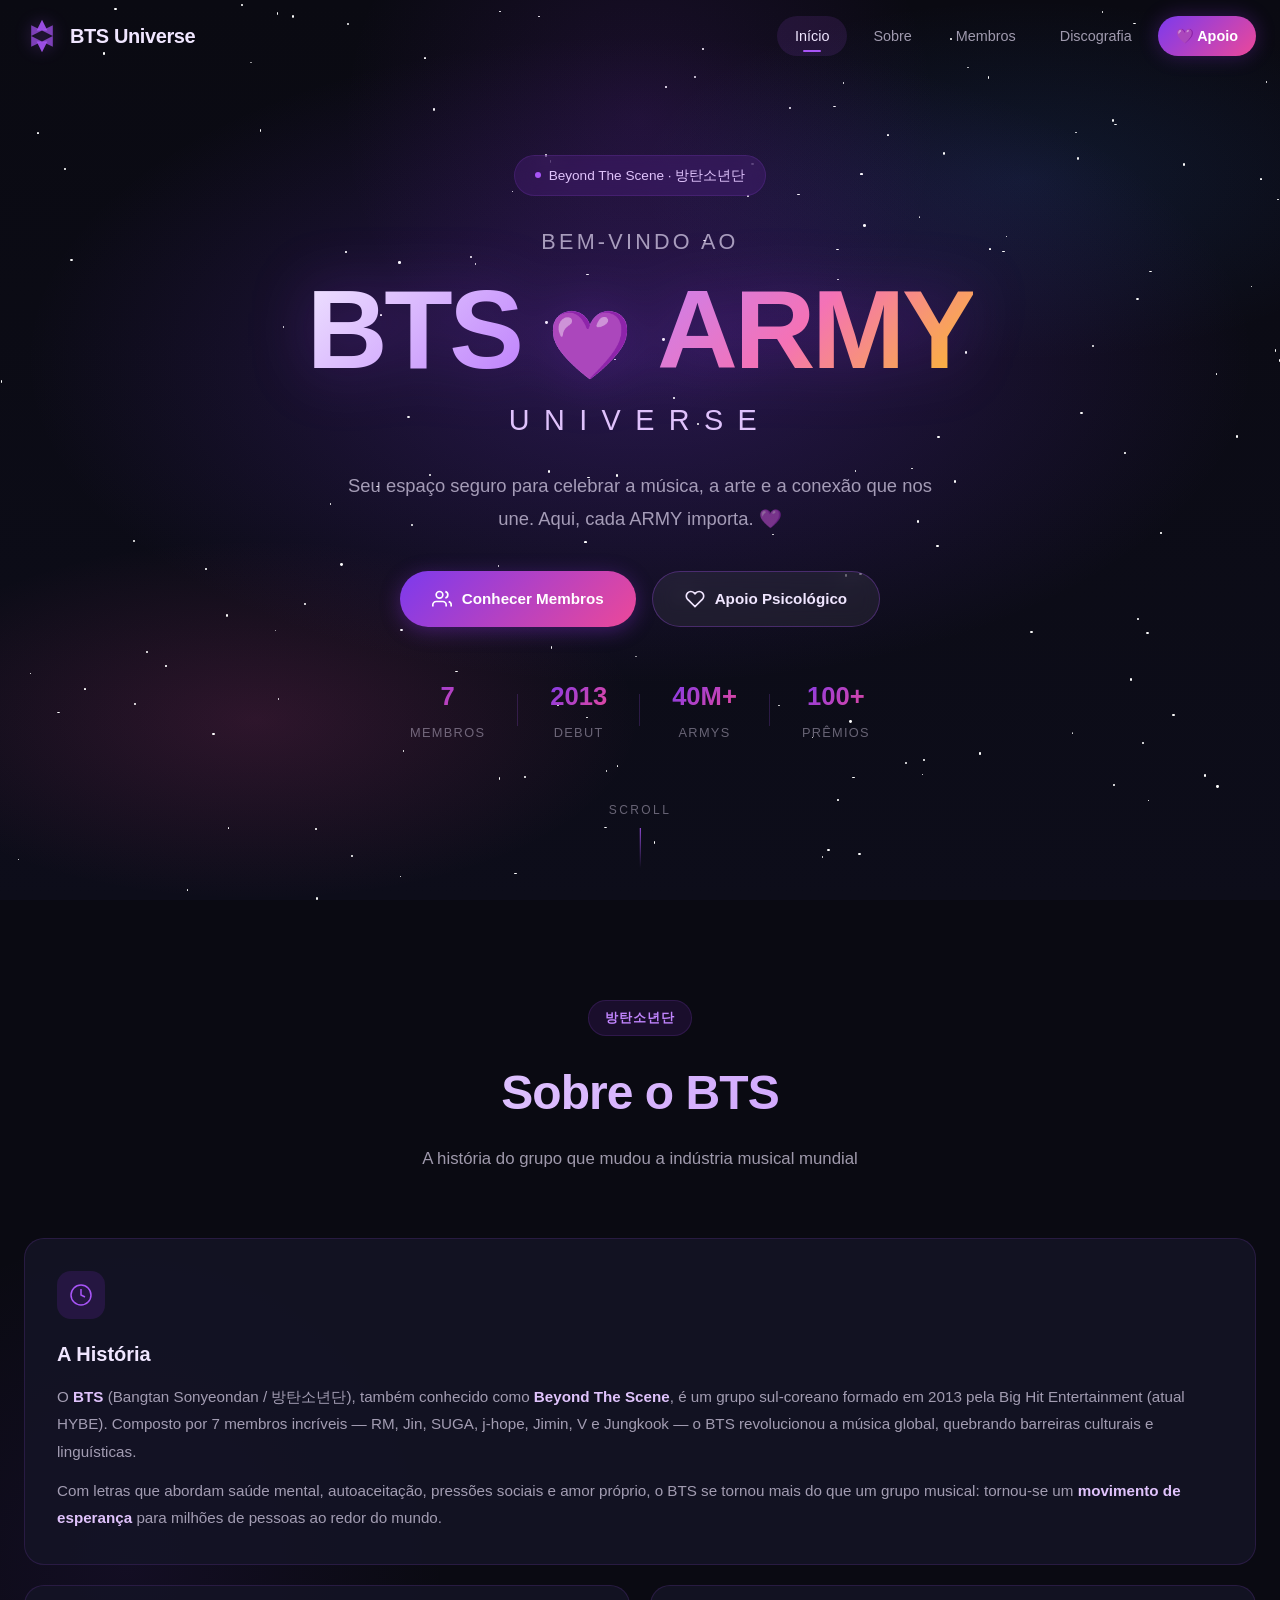
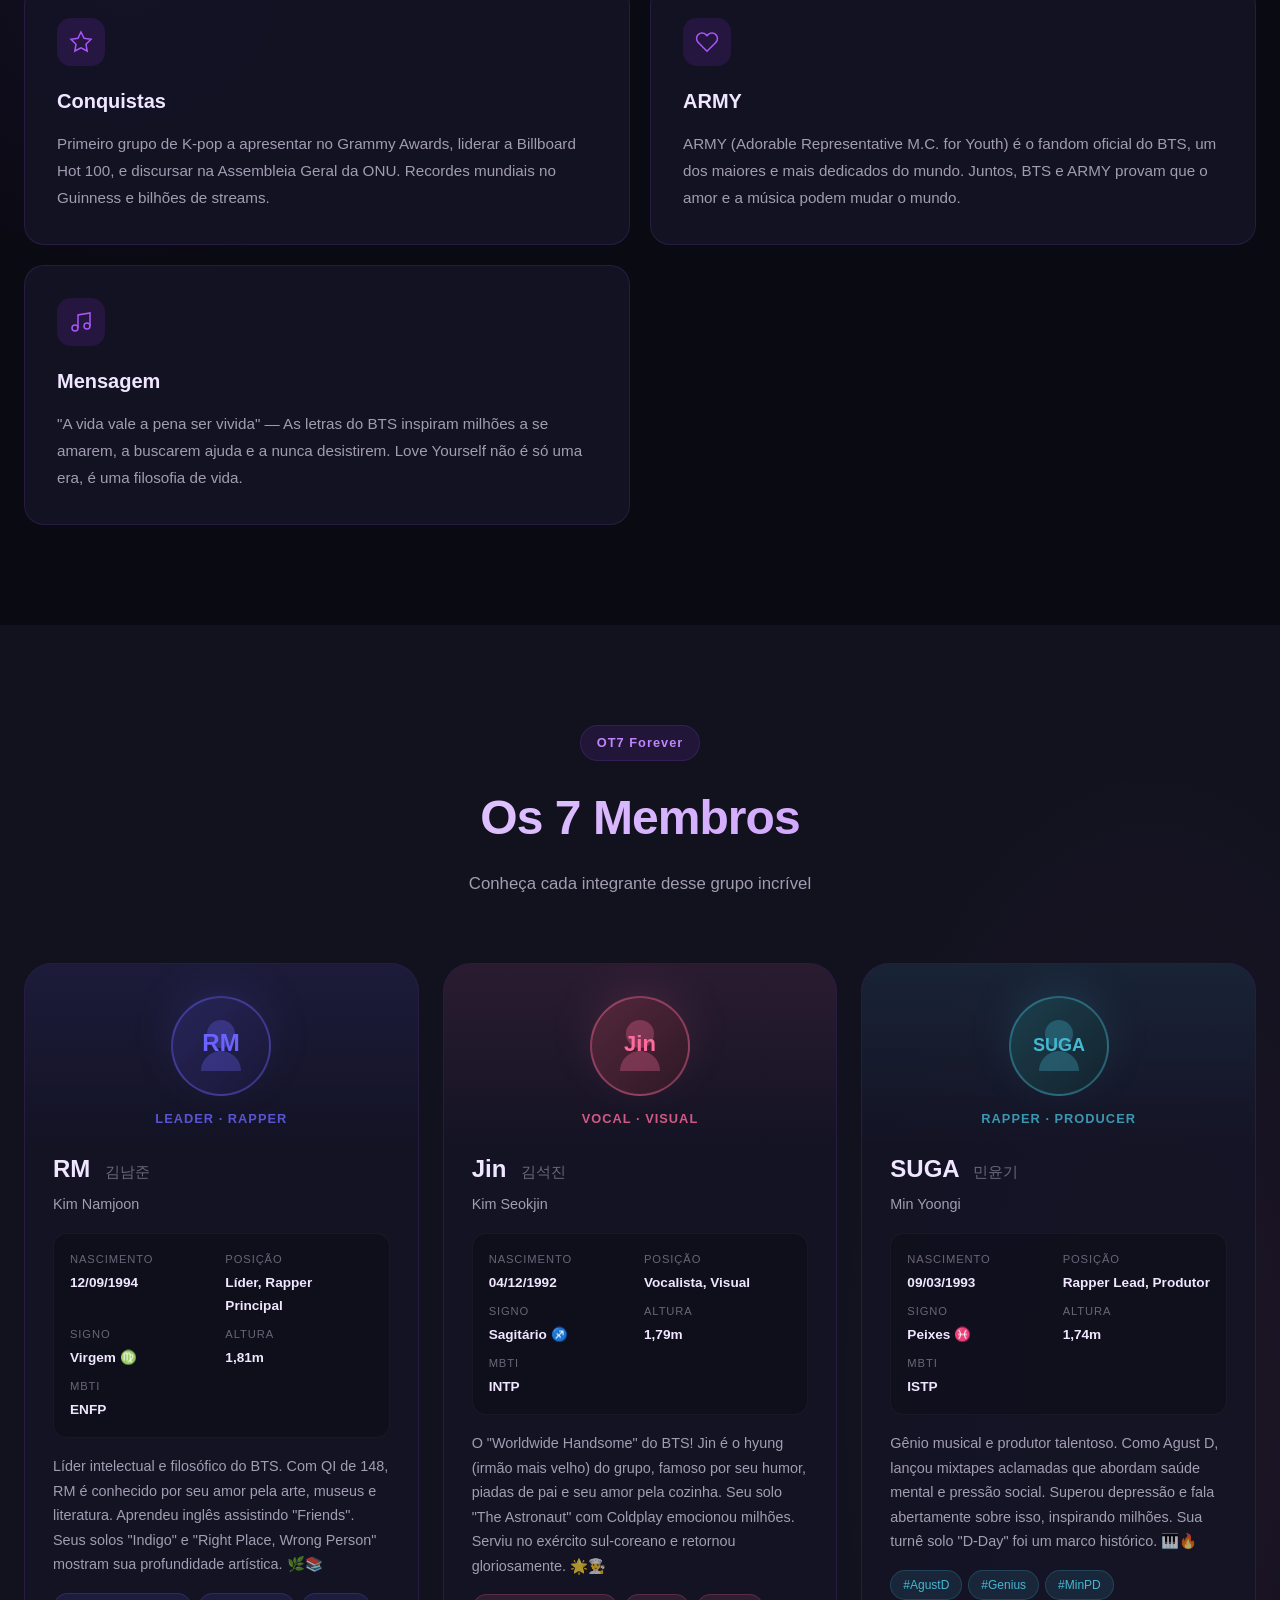
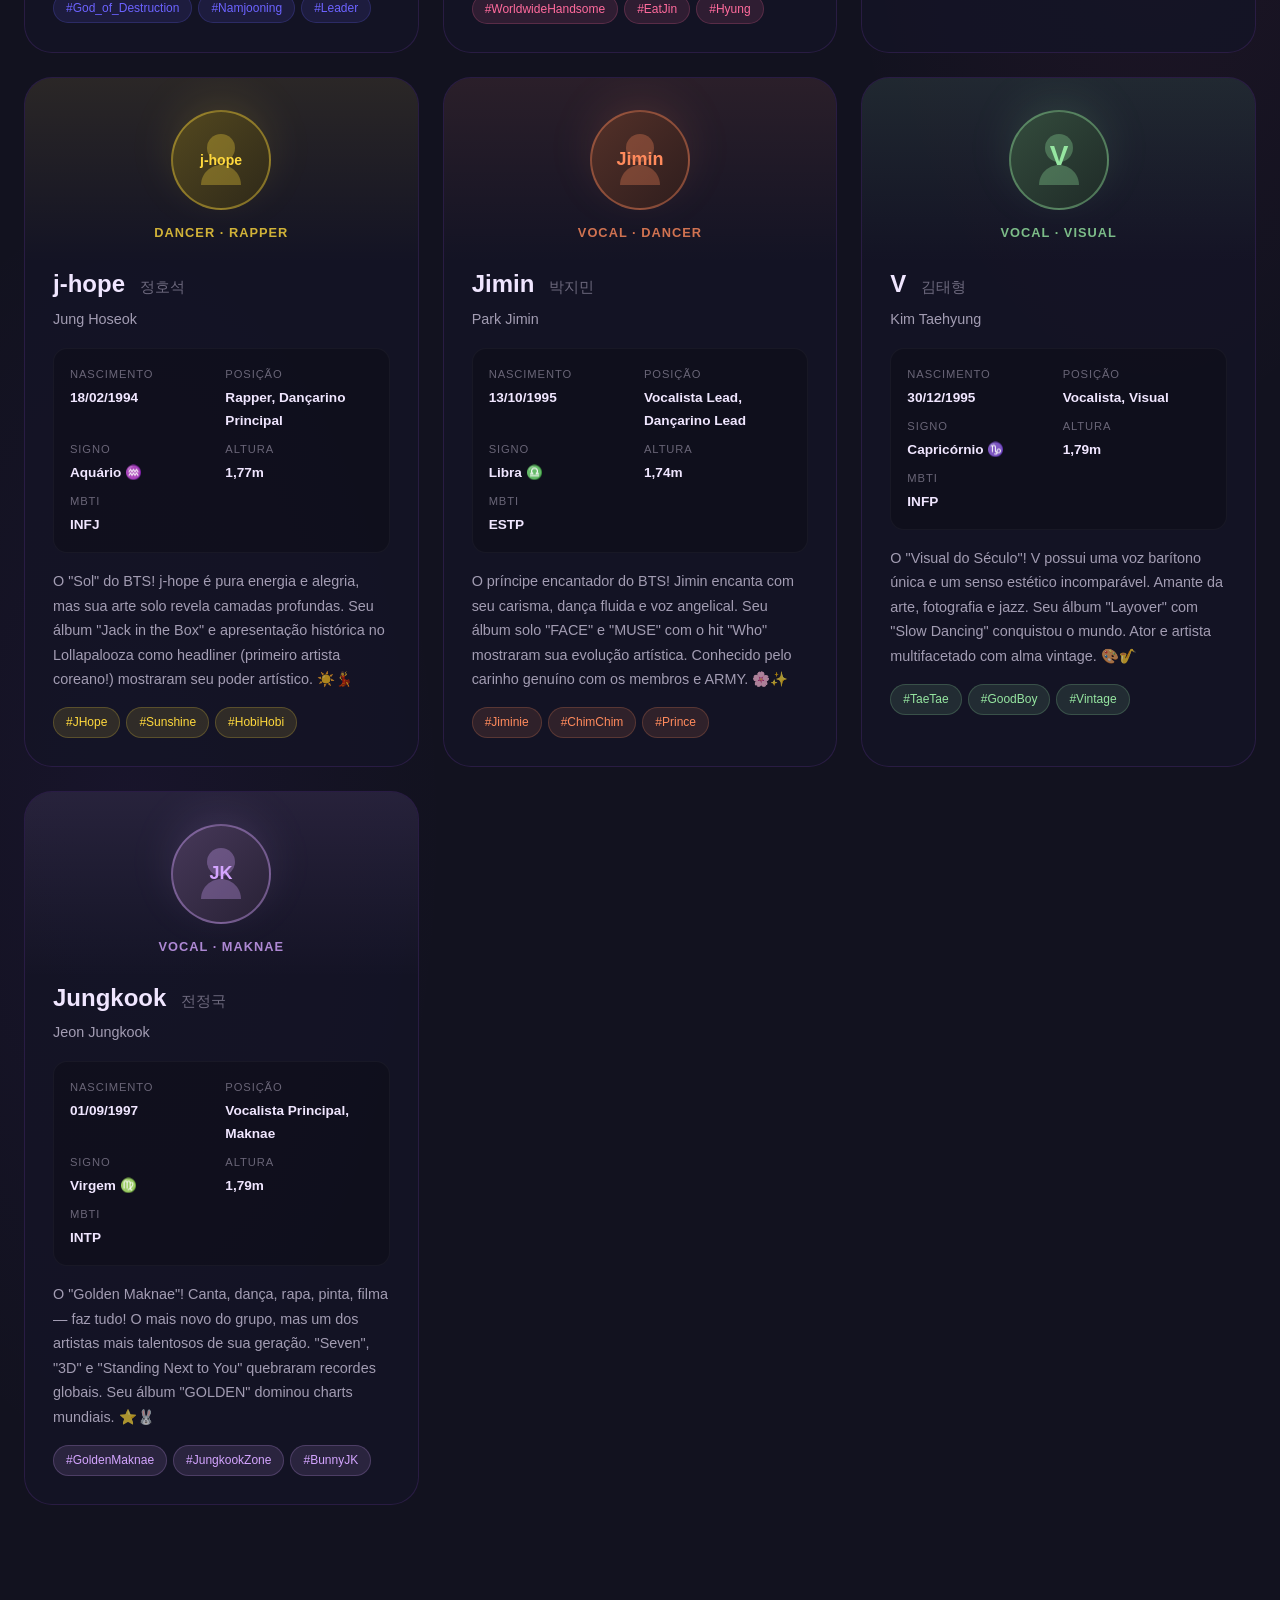
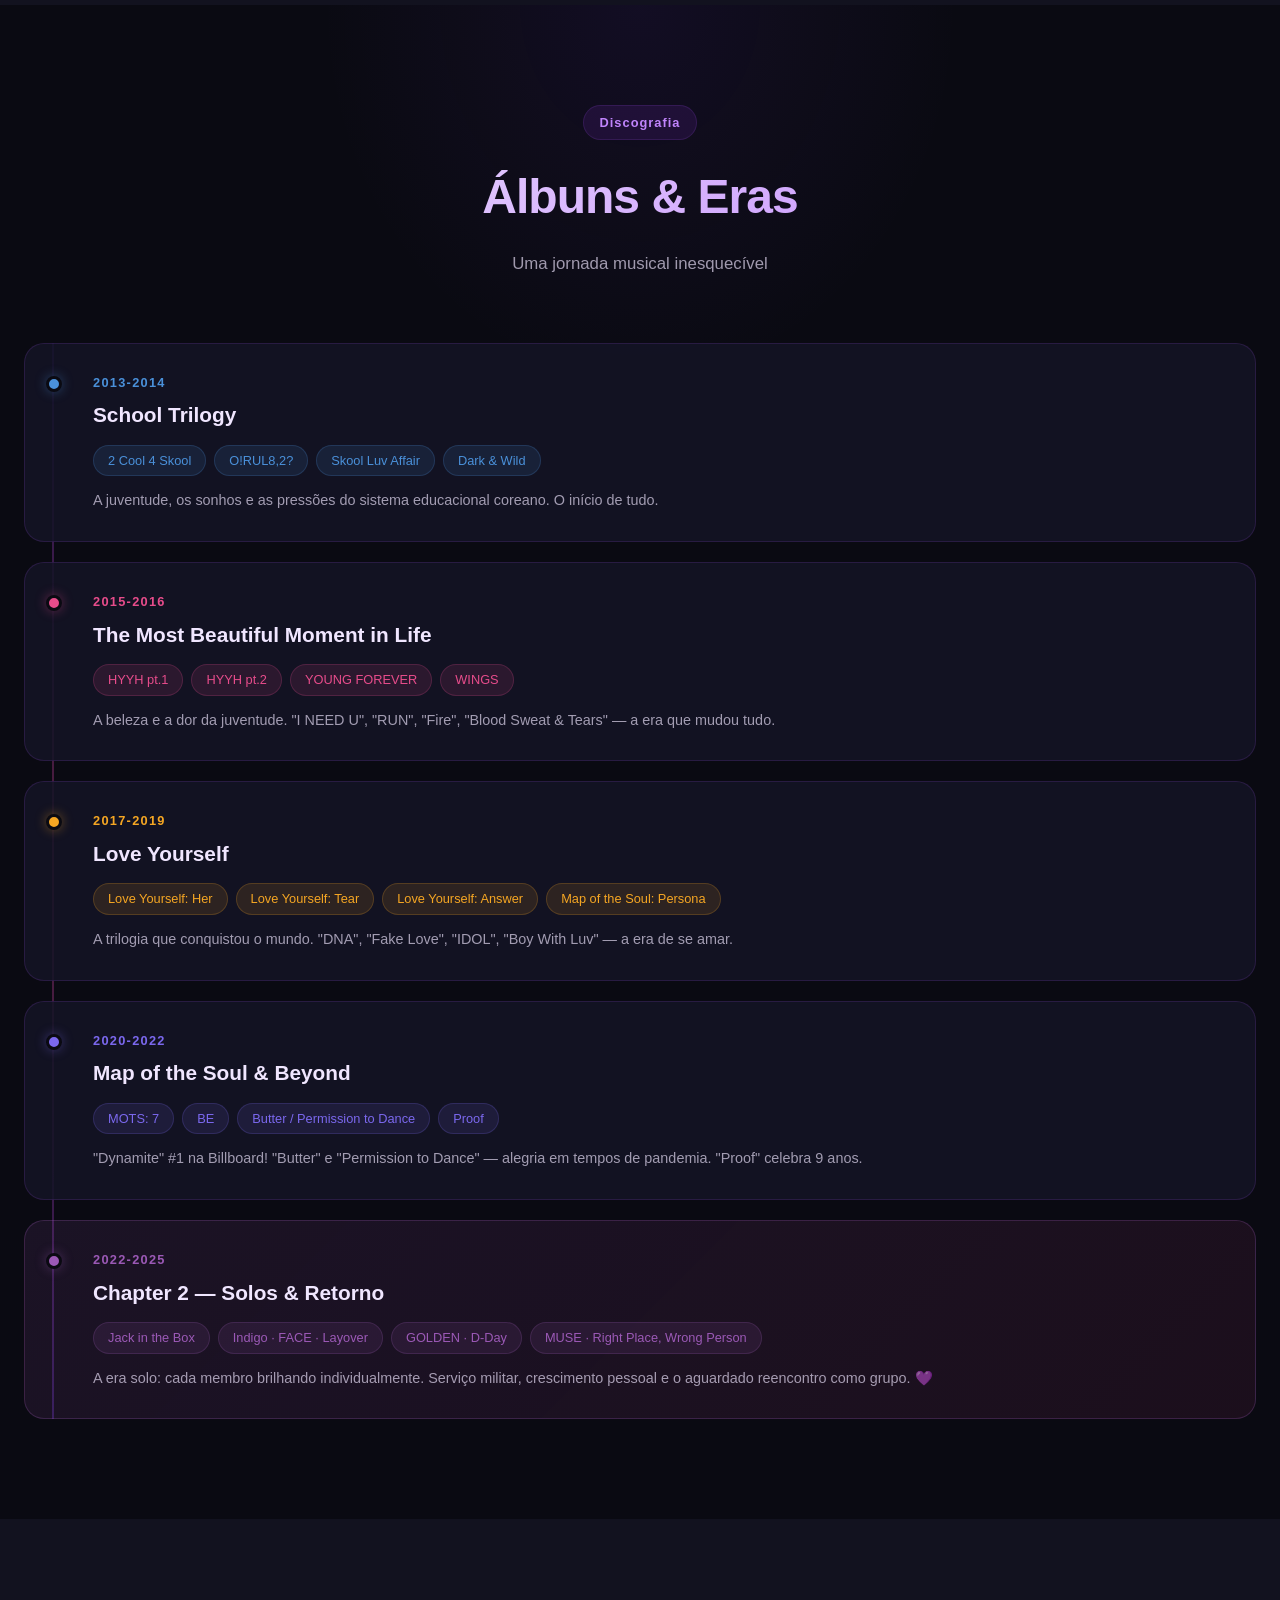
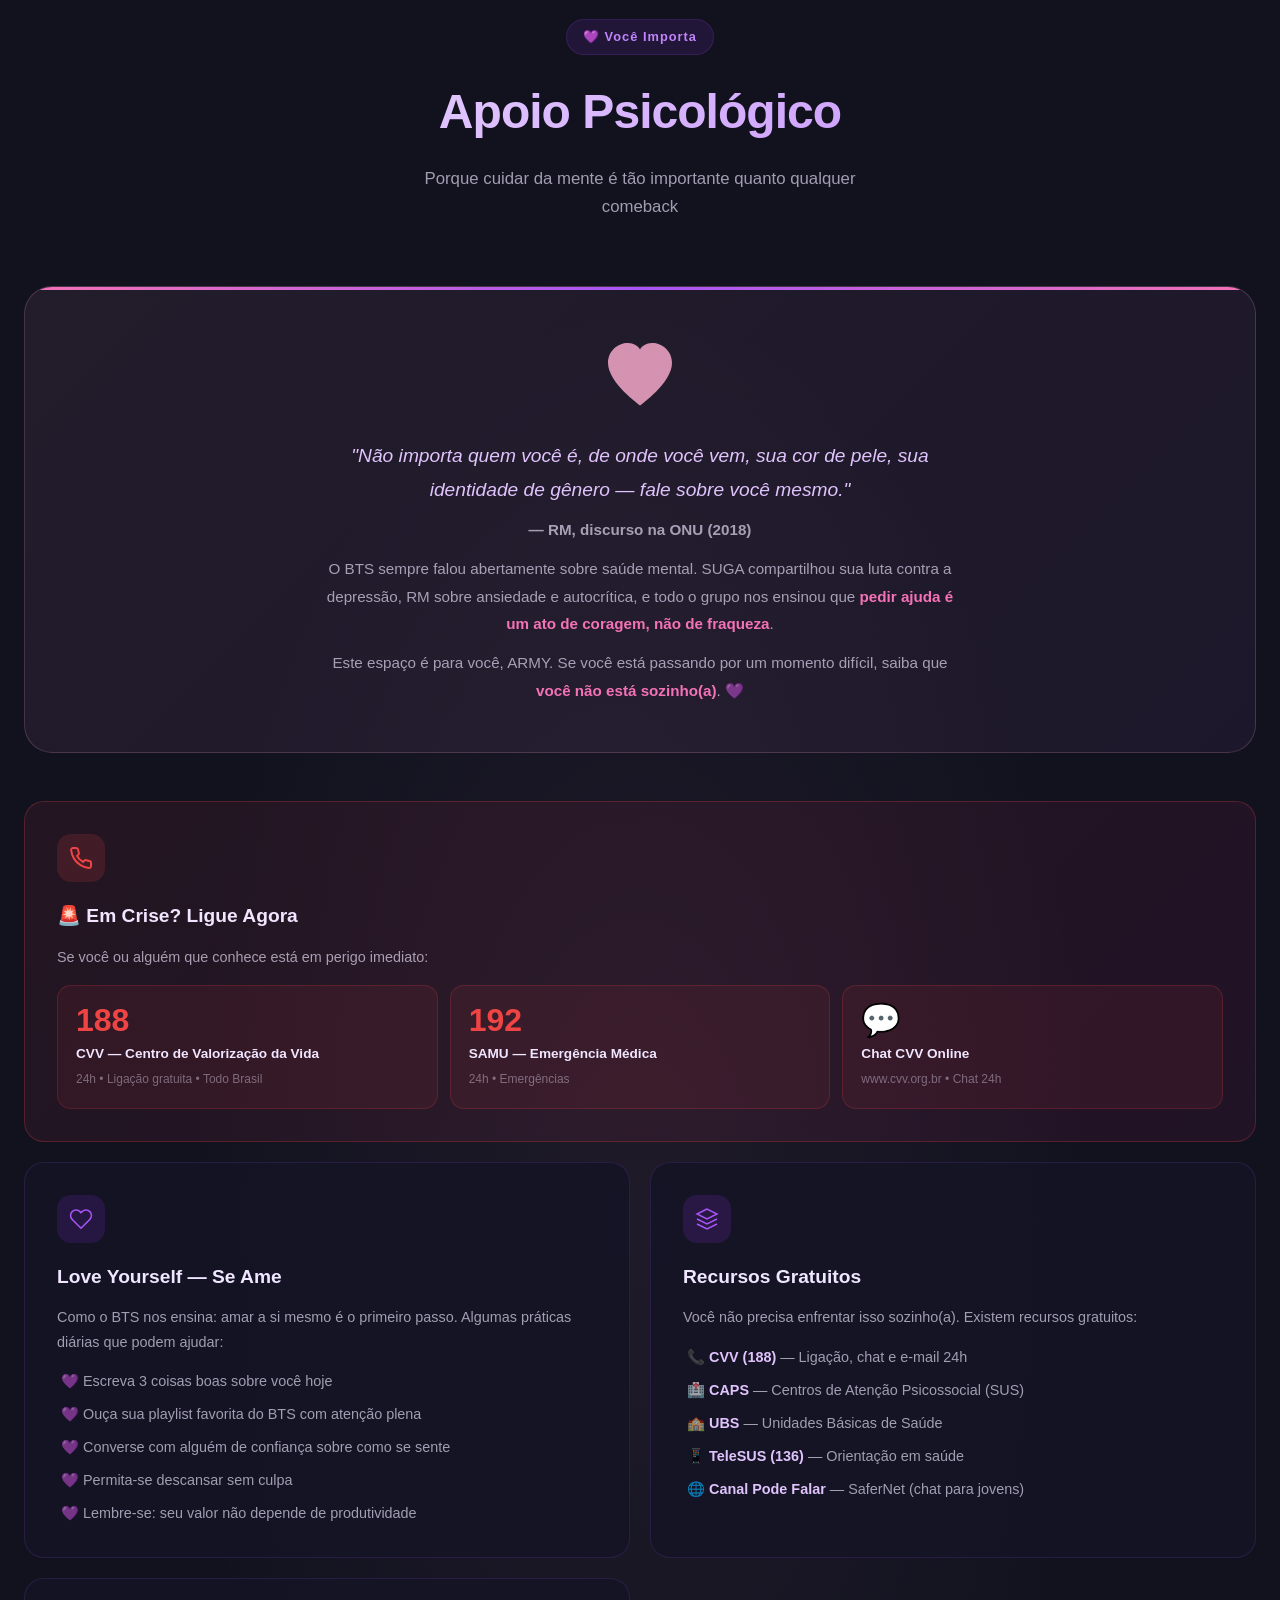
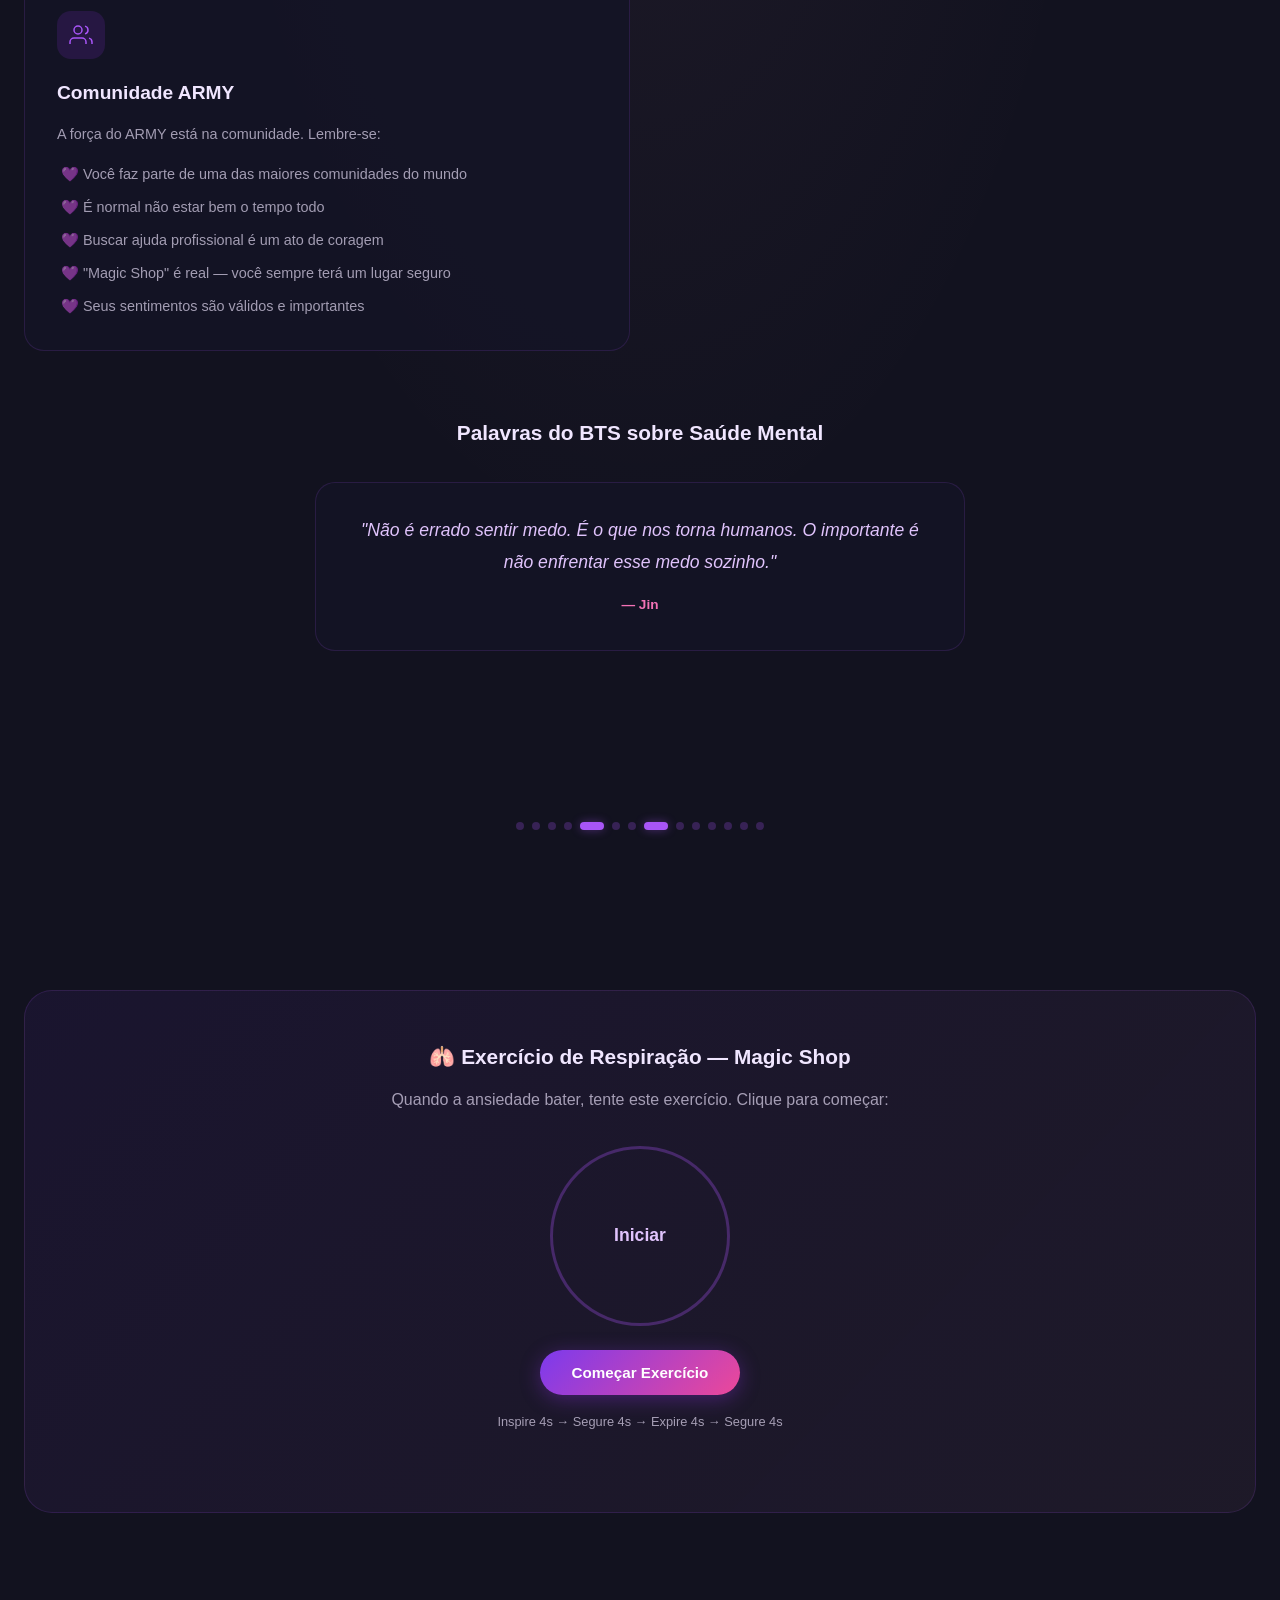
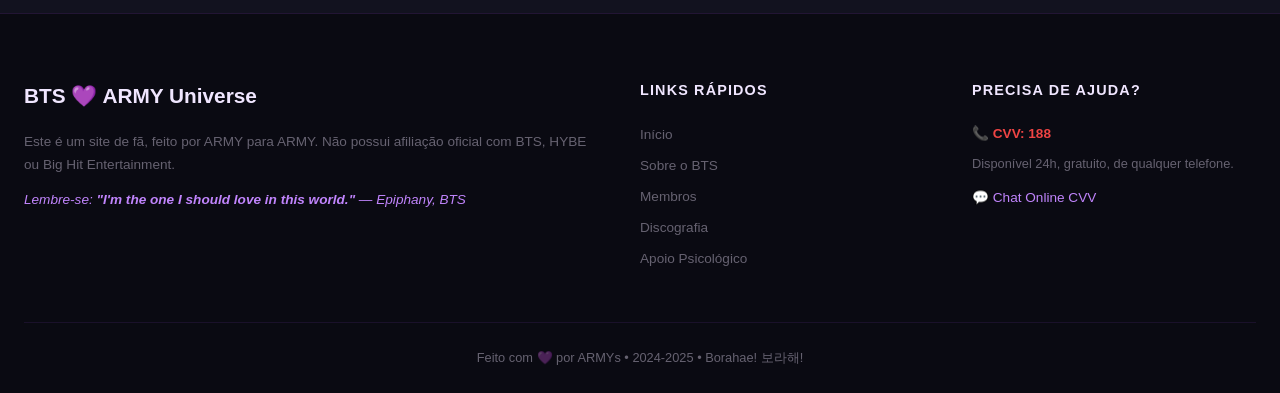
<file: index.html>
<!DOCTYPE html>
<!-- saved from url=(0055)file:///C:/Users/lab-13-p12/.antigravity-ide/index.html -->
<html lang="pt-BR"><head><meta http-equiv="Content-Type" content="text/html; charset=UTF-8">
    
    <meta name="viewport" content="width=device-width, initial-scale=1.0">
    <title>BTS 💜 ARMY Universe — Portal Oficial do Fandom</title>
    <meta name="description" content="Portal completo do BTS para ARMYs: conheça todos os membros, discografia, curiosidades e encontre apoio psicológico. Você não está sozinho(a). 💜">
    <link rel="preconnect" href="https://fonts.googleapis.com/">
    <link rel="preconnect" href="https://fonts.gstatic.com/" crossorigin="">
    <link href="./BTS 💜 ARMY Universe — Portal Oficial do Fandom_files/css2" rel="stylesheet">
    <link rel="stylesheet" href="./BTS 💜 ARMY Universe — Portal Oficial do Fandom_files/index.css">
</head>
<body>
    <!-- Floating particles background -->
    <div class="particles" id="particles"><div class="particle" style="left: 71.0339%; width: 2.6774px; height: 2.6774px; animation-duration: 20.2924s; animation-delay: 9.25417s; background: var(--pink-400); opacity: 0.393435;"></div><div class="particle" style="left: 91.6977%; width: 2.18863px; height: 2.18863px; animation-duration: 18.9347s; animation-delay: 7.67782s; background: var(--purple-400); opacity: 0.141816;"></div><div class="particle" style="left: 40.8807%; width: 1.07937px; height: 1.07937px; animation-duration: 20.2974s; animation-delay: 0.801452s; background: var(--purple-400); opacity: 0.411669;"></div><div class="particle" style="left: 15.6871%; width: 3.63073px; height: 3.63073px; animation-duration: 23.4375s; animation-delay: 5.41988s; background: var(--purple-400); opacity: 0.406784;"></div><div class="particle" style="left: 64.2664%; width: 2.52577px; height: 2.52577px; animation-duration: 21.3036s; animation-delay: 3.41533s; background: var(--purple-400); opacity: 0.451192;"></div><div class="particle" style="left: 39.988%; width: 1.79291px; height: 1.79291px; animation-duration: 10.2619s; animation-delay: 7.37557s; background: var(--pink-400); opacity: 0.354965;"></div><div class="particle" style="left: 66.3252%; width: 3.33809px; height: 3.33809px; animation-duration: 20.4533s; animation-delay: 8.83314s; background: var(--pink-400); opacity: 0.401888;"></div><div class="particle" style="left: 15.327%; width: 1.95702px; height: 1.95702px; animation-duration: 21.7193s; animation-delay: 3.35517s; background: var(--pink-400); opacity: 0.496589;"></div><div class="particle" style="left: 86.4262%; width: 1.14539px; height: 1.14539px; animation-duration: 22.1289s; animation-delay: 9.01832s; background: var(--pink-400); opacity: 0.384771;"></div><div class="particle" style="left: 63.3137%; width: 3.91298px; height: 3.91298px; animation-duration: 15.9383s; animation-delay: 0.527339s; background: var(--purple-400); opacity: 0.286371;"></div><div class="particle" style="left: 67.3606%; width: 2.02042px; height: 2.02042px; animation-duration: 15.3703s; animation-delay: 8.55182s; background: var(--purple-400); opacity: 0.215722;"></div><div class="particle" style="left: 82.9689%; width: 2.7259px; height: 2.7259px; animation-duration: 24.4339s; animation-delay: 6.39976s; background: var(--purple-400); opacity: 0.137286;"></div><div class="particle" style="left: 76.3066%; width: 1.74556px; height: 1.74556px; animation-duration: 18.771s; animation-delay: 9.72813s; background: var(--pink-400); opacity: 0.262081;"></div><div class="particle" style="left: 29.9276%; width: 3.7018px; height: 3.7018px; animation-duration: 13.5387s; animation-delay: 6.05212s; background: var(--pink-400); opacity: 0.459177;"></div><div class="particle" style="left: 45.0859%; width: 1.22521px; height: 1.22521px; animation-duration: 23.3827s; animation-delay: 6.27126s; background: var(--pink-400); opacity: 0.355815;"></div><div class="particle" style="left: 65.7584%; width: 2.67247px; height: 2.67247px; animation-duration: 22.2864s; animation-delay: 0.110412s; background: var(--purple-400); opacity: 0.398487;"></div><div class="particle" style="left: 12.7253%; width: 3.80383px; height: 3.80383px; animation-duration: 19.4466s; animation-delay: 0.0386582s; background: var(--purple-400); opacity: 0.27982;"></div><div class="particle" style="left: 93.7901%; width: 1.18697px; height: 1.18697px; animation-duration: 21.9917s; animation-delay: 8.4568s; background: var(--pink-400); opacity: 0.210893;"></div><div class="particle" style="left: 39.5249%; width: 2.82729px; height: 2.82729px; animation-duration: 23.2784s; animation-delay: 3.1376s; background: var(--pink-400); opacity: 0.293098;"></div><div class="particle" style="left: 50.7085%; width: 1.25449px; height: 1.25449px; animation-duration: 19.2619s; animation-delay: 3.53873s; background: var(--purple-400); opacity: 0.324458;"></div><div class="particle" style="left: 88.6609%; width: 3.36033px; height: 3.36033px; animation-duration: 19.2508s; animation-delay: 3.21892s; background: var(--pink-400); opacity: 0.465809;"></div><div class="particle" style="left: 60.0388%; width: 1.50948px; height: 1.50948px; animation-duration: 10.287s; animation-delay: 9.2272s; background: var(--purple-400); opacity: 0.324281;"></div><div class="particle" style="left: 66.8791%; width: 2.25099px; height: 2.25099px; animation-duration: 12.8771s; animation-delay: 5.81759s; background: var(--pink-400); opacity: 0.364849;"></div><div class="particle" style="left: 20.1999%; width: 3.81533px; height: 3.81533px; animation-duration: 14.3282s; animation-delay: 5.5679s; background: var(--purple-400); opacity: 0.213131;"></div><div class="particle" style="left: 55.9696%; width: 2.29377px; height: 2.29377px; animation-duration: 11.5508s; animation-delay: 4.10399s; background: var(--purple-400); opacity: 0.284825;"></div><div class="particle" style="left: 9.40389%; width: 3.3941px; height: 3.3941px; animation-duration: 20.8895s; animation-delay: 3.82377s; background: var(--purple-400); opacity: 0.116489;"></div><div class="particle" style="left: 37.4715%; width: 2.04492px; height: 2.04492px; animation-duration: 19.2439s; animation-delay: 0.538512s; background: var(--pink-400); opacity: 0.237267;"></div><div class="particle" style="left: 86.3866%; width: 3.95292px; height: 3.95292px; animation-duration: 15.0386s; animation-delay: 8.01508s; background: var(--pink-400); opacity: 0.106988;"></div><div class="particle" style="left: 85.7802%; width: 1.57704px; height: 1.57704px; animation-duration: 21.264s; animation-delay: 3.08882s; background: var(--pink-400); opacity: 0.303045;"></div><div class="particle" style="left: 38.5842%; width: 2.41569px; height: 2.41569px; animation-duration: 22.1324s; animation-delay: 2.58917s; background: var(--purple-400); opacity: 0.40748;"></div><div class="particle" style="left: 73.3132%; width: 1.56279px; height: 1.56279px; animation-duration: 15.3611s; animation-delay: 7.22233s; background: var(--purple-400); opacity: 0.184179;"></div><div class="particle" style="left: 97.4809%; width: 3.12988px; height: 3.12988px; animation-duration: 16.7474s; animation-delay: 1.5194s; background: var(--pink-400); opacity: 0.319176;"></div><div class="particle" style="left: 39.0343%; width: 2.54646px; height: 2.54646px; animation-duration: 24.2041s; animation-delay: 1.70609s; background: var(--pink-400); opacity: 0.225583;"></div><div class="particle" style="left: 69.1629%; width: 3.23881px; height: 3.23881px; animation-duration: 15.1901s; animation-delay: 8.33684s; background: var(--purple-400); opacity: 0.128342;"></div><div class="particle" style="left: 50.5091%; width: 2.80451px; height: 2.80451px; animation-duration: 15.6977s; animation-delay: 9.71134s; background: var(--pink-400); opacity: 0.204265;"></div><div class="particle" style="left: 97.7156%; width: 3.54577px; height: 3.54577px; animation-duration: 15.7093s; animation-delay: 7.54727s; background: var(--purple-400); opacity: 0.270931;"></div><div class="particle" style="left: 53.8122%; width: 1.81075px; height: 1.81075px; animation-duration: 12.3458s; animation-delay: 1.64187s; background: var(--pink-400); opacity: 0.229707;"></div><div class="particle" style="left: 96.1111%; width: 1.07553px; height: 1.07553px; animation-duration: 13.6644s; animation-delay: 1.29831s; background: var(--pink-400); opacity: 0.193284;"></div><div class="particle" style="left: 5.79324%; width: 1.76994px; height: 1.76994px; animation-duration: 11.5048s; animation-delay: 3.09013s; background: var(--purple-400); opacity: 0.366065;"></div><div class="particle" style="left: 96.0507%; width: 2.11279px; height: 2.11279px; animation-duration: 15.6179s; animation-delay: 6.28056s; background: var(--purple-400); opacity: 0.118756;"></div><div class="particle" style="left: 23.1151%; width: 1.30359px; height: 1.30359px; animation-duration: 20.0459s; animation-delay: 5.31736s; background: var(--purple-400); opacity: 0.438061;"></div><div class="particle" style="left: 46.2255%; width: 1.77978px; height: 1.77978px; animation-duration: 20.9605s; animation-delay: 2.34946s; background: var(--purple-400); opacity: 0.254533;"></div><div class="particle" style="left: 47.843%; width: 3.78909px; height: 3.78909px; animation-duration: 11.1252s; animation-delay: 5.32467s; background: var(--purple-400); opacity: 0.371063;"></div><div class="particle" style="left: 89.3462%; width: 2.54489px; height: 2.54489px; animation-duration: 10.5769s; animation-delay: 8.94335s; background: var(--pink-400); opacity: 0.456165;"></div><div class="particle" style="left: 45.2431%; width: 1.01147px; height: 1.01147px; animation-duration: 21.1497s; animation-delay: 3.92179s; background: var(--purple-400); opacity: 0.114989;"></div><div class="particle" style="left: 1.49131%; width: 2.35067px; height: 2.35067px; animation-duration: 12.0796s; animation-delay: 5.10892s; background: var(--purple-400); opacity: 0.482271;"></div><div class="particle" style="left: 42.6923%; width: 3.07522px; height: 3.07522px; animation-duration: 10.5709s; animation-delay: 6.1882s; background: var(--purple-400); opacity: 0.128986;"></div><div class="particle" style="left: 79.6081%; width: 1.45129px; height: 1.45129px; animation-duration: 22.4563s; animation-delay: 7.32702s; background: var(--pink-400); opacity: 0.167238;"></div><div class="particle" style="left: 64.8383%; width: 1.85727px; height: 1.85727px; animation-duration: 16.352s; animation-delay: 7.48394s; background: var(--purple-400); opacity: 0.429919;"></div><div class="particle" style="left: 90.2031%; width: 3.15723px; height: 3.15723px; animation-duration: 22.7589s; animation-delay: 9.20286s; background: var(--purple-400); opacity: 0.105606;"></div></div>

    <!-- Navigation -->
    <nav class="navbar" id="navbar">
        <div class="nav-container">
            <a href="file:///C:/Users/lab-13-p12/.antigravity-ide/index.html#home" class="nav-logo">
                <svg class="logo-icon" viewBox="0 0 40 40" fill="none">
                    <path d="M20 2L26 14H14L20 2Z" fill="currentColor" opacity="0.9"></path>
                    <path d="M20 38L14 26H26L20 38Z" fill="currentColor" opacity="0.9"></path>
                    <path d="M8 8L20 14L8 20L8 8Z" fill="currentColor" opacity="0.7"></path>
                    <path d="M32 8L32 20L20 14L32 8Z" fill="currentColor" opacity="0.7"></path>
                    <path d="M8 20L20 26L8 32L8 20Z" fill="currentColor" opacity="0.7"></path>
                    <path d="M32 20L32 32L20 26L32 20Z" fill="currentColor" opacity="0.7"></path>
                </svg>
                <span>BTS Universe</span>
            </a>
            <div class="nav-links" id="navLinks">
                <a href="file:///C:/Users/lab-13-p12/.antigravity-ide/index.html#home" class="nav-link active">Início</a>
                <a href="file:///C:/Users/lab-13-p12/.antigravity-ide/index.html#about" class="nav-link">Sobre</a>
                <a href="file:///C:/Users/lab-13-p12/.antigravity-ide/index.html#members" class="nav-link">Membros</a>
                <a href="file:///C:/Users/lab-13-p12/.antigravity-ide/index.html#discography" class="nav-link">Discografia</a>
                <a href="file:///C:/Users/lab-13-p12/.antigravity-ide/index.html#apoio" class="nav-link nav-link-highlight">💜 Apoio</a>
            </div>
            <button class="nav-toggle" id="navToggle" aria-label="Menu">
                <span></span><span></span><span></span>
            </button>
        </div>
    </nav>

    <!-- Hero Section -->
    <section class="hero" id="home">
        <div class="hero-bg">
            <div class="hero-gradient"></div>
            <div class="hero-stars" id="heroStars"><div class="star" style="left: 32.1316%; top: 58.2311%; width: 2.08762px; height: 1.90794px; animation-duration: 4.51235s; animation-delay: 1.72248s;"></div><div class="star" style="left: 87.8249%; top: 50.2011%; width: 1.55394px; height: 2.32863px; animation-duration: 2.40327s; animation-delay: 2.6385s;"></div><div class="star" style="left: 24.6595%; top: 99.7149%; width: 1.97809px; height: 2.7568px; animation-duration: 4.32878s; animation-delay: 2.38864s;"></div><div class="star" style="left: 89.2008%; top: 82.4735%; width: 2.60344px; height: 1.69792px; animation-duration: 2.87629s; animation-delay: 0.778671s;"></div><div class="star" style="left: 97.7017%; top: 31.7318%; width: 1.75391px; height: 1.76693px; animation-duration: 4.37008s; animation-delay: 1.26455s;"></div><div class="star" style="left: 40.9173%; top: 86.2538%; width: 2.01999px; height: 1.65767px; animation-duration: 2.15861s; animation-delay: 0.537094s;"></div><div class="star" style="left: 45.8178%; top: 30.4024%; width: 2.38061px; height: 1.54826px; animation-duration: 2.38177s; animation-delay: 2.53642s;"></div><div class="star" style="left: 91.596%; top: 79.3537%; width: 2.64749px; height: 1.35424px; animation-duration: 2.87717s; animation-delay: 1.63475s;"></div><div class="star" style="left: 19.5032%; top: 6.83548%; width: 2.36182px; height: 1.11687px; animation-duration: 3.178s; animation-delay: 0.128793s;"></div><div class="star" style="left: 32.6368%; top: 33.7225%; width: 1.844px; height: 2.58639px; animation-duration: 4.33896s; animation-delay: 1.71127s;"></div><div class="star" style="left: 52.5891%; top: 44.1052%; width: 1.59335px; height: 2.07994px; animation-duration: 4.35805s; animation-delay: 2.97077s;"></div><div class="star" style="left: 16.0378%; top: 63.1265%; width: 1.54987px; height: 1.97846px; animation-duration: 3.77346s; animation-delay: 0.0792004s;"></div><div class="star" style="left: 51.9792%; top: 9.54691%; width: 1.60469px; height: 1.64407px; animation-duration: 3.30334s; animation-delay: 1.73941s;"></div><div class="star" style="left: 21.6298%; top: 1.36298%; width: 1.14687px; height: 2.96583px; animation-duration: 3.77602s; animation-delay: 2.50414s;"></div><div class="star" style="left: 22.1164%; top: 36.265%; width: 1.02771px; height: 1.96777px; animation-duration: 4.51664s; animation-delay: 2.5828s;"></div><div class="star" style="left: 48.1714%; top: 85.0445%; width: 1.14054px; height: 1.17261px; animation-duration: 2.30669s; animation-delay: 2.87754s;"></div><div class="star" style="left: 96.5291%; top: 48.3239%; width: 2.86022px; height: 2.69618px; animation-duration: 2.38448s; animation-delay: 0.127522s;"></div><div class="star" style="left: 31.2472%; top: 97.3303%; width: 1.09163px; height: 1.28865px; animation-duration: 4.96712s; animation-delay: 0.478936s;"></div><div class="star" style="left: 69.2619%; top: 14.9356%; width: 2.83482px; height: 1.75058px; animation-duration: 2.63473s; animation-delay: 1.4159s;"></div><div class="star" style="left: 8.07911%; top: 5.78995%; width: 1.69955px; height: 2.65377px; animation-duration: 3.54351s; animation-delay: 1.34644s;"></div><div class="star" style="left: 51.07%; top: 93.4327%; width: 1.80441px; height: 2.81408px; animation-duration: 3.39406s; animation-delay: 2.2384s;"></div><div class="star" style="left: 29.4047%; top: 54.0337%; width: 2.78186px; height: 1.16622px; animation-duration: 2.52738s; animation-delay: 0.324446s;"></div><div class="star" style="left: 40.015%; top: 21.1875%; width: 1.19668px; height: 1.4021px; animation-duration: 3.49435s; animation-delay: 0.491368s;"></div><div class="star" style="left: 17.7862%; top: 91.9322%; width: 1.75487px; height: 1.82285px; animation-duration: 4.85992s; animation-delay: 2.46889s;"></div><div class="star" style="left: 84.371%; top: 45.7862%; width: 2.78232px; height: 1.44683px; animation-duration: 4.89073s; animation-delay: 2.7576s;"></div><div class="star" style="left: 25.8126%; top: 55.8722%; width: 1.00652px; height: 2.61707px; animation-duration: 2.26579s; animation-delay: 0.851055s;"></div><div class="star" style="left: 72.8774%; top: 37.6833%; width: 1.34338px; height: 2.2492px; animation-duration: 2.88838s; animation-delay: 2.72048s;"></div><div class="star" style="left: 70.7048%; top: 84.676%; width: 2.07163px; height: 2.15735px; animation-duration: 3.21769s; animation-delay: 1.80448s;"></div><div class="star" style="left: 73.1323%; top: 60.5289%; width: 2.49089px; height: 2.58166px; animation-duration: 3.62154s; animation-delay: 0.753243s;"></div><div class="star" style="left: 14.5874%; top: 98.7644%; width: 1.38386px; height: 2.37194px; animation-duration: 2.43649s; animation-delay: 0.772698s;"></div><div class="star" style="left: 10.3805%; top: 59.9624%; width: 2.17416px; height: 1.93055px; animation-duration: 3.83078s; animation-delay: 2.75912s;"></div><div class="star" style="left: 42.9761%; top: 17.8291%; width: 1.33551px; height: 2.48461px; animation-duration: 2.80145s; animation-delay: 1.26062s;"></div><div class="star" style="left: 73.6473%; top: 16.9427%; width: 2.32206px; height: 2.62126px; animation-duration: 4.14014s; animation-delay: 1.93436s;"></div><div class="star" style="left: 40.1475%; top: 96.9467%; width: 2.64583px; height: 1.5811px; animation-duration: 2.26885s; animation-delay: 1.24576s;"></div><div class="star" style="left: 5.49979%; top: 28.8067%; width: 2.95681px; height: 2.24901px; animation-duration: 3.80272s; animation-delay: 0.814009s;"></div><div class="star" style="left: 95.0001%; top: 87.2213%; width: 2.51993px; height: 2.98788px; animation-duration: 3.65518s; animation-delay: 1.26335s;"></div><div class="star" style="left: 77.2457%; top: 27.5679%; width: 2.40994px; height: 1.47328px; animation-duration: 2.06222s; animation-delay: 0.378066s;"></div><div class="star" style="left: 42.5916%; top: 17.1294%; width: 1.71234px; height: 2.64357px; animation-duration: 2.71159s; animation-delay: 0.528555s;"></div><div class="star" style="left: 2.34155%; top: 74.77%; width: 1.03386px; height: 1.34948px; animation-duration: 3.94396s; animation-delay: 2.42556s;"></div><div class="star" style="left: 65.3875%; top: 30.9969%; width: 1.94895px; height: 1.13252px; animation-duration: 2.32728s; animation-delay: 1.59583s;"></div><div class="star" style="left: 94.9772%; top: 41.3904%; width: 1.18206px; height: 2.05918px; animation-duration: 4.84435s; animation-delay: 1.04692s;"></div><div class="star" style="left: 74.533%; top: 53.3179%; width: 2.35408px; height: 2.97643px; animation-duration: 3.76678s; animation-delay: 2.34239s;"></div><div class="star" style="left: 51.7432%; top: 37.5484%; width: 2.48766px; height: 2.93819px; animation-duration: 4.88841s; animation-delay: 2.9979s;"></div><div class="star" style="left: 67.4325%; top: 24.941%; width: 2.97322px; height: 2.69514px; animation-duration: 3.8809s; animation-delay: 1.27041s;"></div><div class="star" style="left: 31.8217%; top: 46.1853%; width: 2.88964px; height: 1.97716px; animation-duration: 2.83346s; animation-delay: 1.60895s;"></div><div class="star" style="left: 64.5952%; top: 94.3246%; width: 2.9001px; height: 2.48404px; animation-duration: 2.60923s; animation-delay: 2.71831s;"></div><div class="star" style="left: 27.4578%; top: 95.0459%; width: 1.87253px; height: 1.58102px; animation-duration: 2.8432s; animation-delay: 1.59415s;"></div><div class="star" style="left: 78.5794%; top: 26.2255%; width: 1.27998px; height: 1.39101px; animation-duration: 2.25534s; animation-delay: 2.89711s;"></div><div class="star" style="left: 89.6906%; top: 88.8975%; width: 1.0248px; height: 1.43533px; animation-duration: 2.78816s; animation-delay: 2.22344s;"></div><div class="star" style="left: 4.44589%; top: 79.0712%; width: 2.67453px; height: 1.14061px; animation-duration: 3.95351s; animation-delay: 2.36518s;"></div><div class="star" style="left: 98.9277%; top: 9.03509%; width: 1.02089px; height: 1.51181px; animation-duration: 4.81182s; animation-delay: 0.525172s;"></div><div class="star" style="left: 80.4564%; top: 70.1463%; width: 2.91972px; height: 1.39538px; animation-duration: 2.60001s; animation-delay: 0.894971s;"></div><div class="star" style="left: 66.6005%; top: 86.2817%; width: 2.20365px; height: 1.64721px; animation-duration: 4.47789s; animation-delay: 1.15539s;"></div><div class="star" style="left: 99.933%; top: 39.8997%; width: 1.92733px; height: 2.70725px; animation-duration: 3.51171s; animation-delay: 0.513375s;"></div><div class="star" style="left: 43.5451%; top: 78.2292%; width: 1.96755px; height: 2.20271px; animation-duration: 4.0744s; animation-delay: 0.481429s;"></div><div class="star" style="left: 99.5706%; top: 38.7822%; width: 1.92058px; height: 2.8089px; animation-duration: 2.09127s; animation-delay: 0.880191s;"></div><div class="star" style="left: 18.821%; top: 0.439587%; width: 2.09999px; height: 1.60086px; animation-duration: 2.69585s; animation-delay: 0.104555s;"></div><div class="star" style="left: 21.4624%; top: 70.0174%; width: 1.2795px; height: 1.09293px; animation-duration: 3.78306s; animation-delay: 0.506656s;"></div><div class="star" style="left: 31.2188%; top: 69.845%; width: 2.91081px; height: 2.39326px; animation-duration: 3.31516s; animation-delay: 1.91584s;"></div><div class="star" style="left: 42.6139%; top: 35.6679%; width: 2.56687px; height: 2.91684px; animation-duration: 4.97993s; animation-delay: 0.047576s;"></div><div class="star" style="left: 63.44%; top: 81.8602%; width: 1.44661px; height: 1.65094px; animation-duration: 4.45717s; animation-delay: 2.3001s;"></div><div class="star" style="left: 17.6742%; top: 68.2686%; width: 1.78823px; height: 2.30965px; animation-duration: 2.55503s; animation-delay: 0.783383s;"></div><div class="star" style="left: 33.5275%; top: 52.7126%; width: 2.00043px; height: 2.04388px; animation-duration: 2.90944s; animation-delay: 0.375461s;"></div><div class="star" style="left: 48.1196%; top: 52.6795%; width: 2.45875px; height: 2.50925px; animation-duration: 2.28258s; animation-delay: 2.90683s;"></div><div class="star" style="left: 61.6312%; top: 11.8375%; width: 2.2837px; height: 2.65002px; animation-duration: 4.11676s; animation-delay: 1.57522s;"></div><div class="star" style="left: 58.6864%; top: 18.1131%; width: 2.83339px; height: 2.37193px; animation-duration: 3.22863s; animation-delay: 0.957678s;"></div><div class="star" style="left: 38.9542%; top: 86.3716%; width: 1.387px; height: 2.79648px; animation-duration: 2.07254s; animation-delay: 0.381266s;"></div><div class="star" style="left: 33.1303%; top: 6.36892%; width: 2.02502px; height: 1.26183px; animation-duration: 2.23156s; animation-delay: 1.21522s;"></div><div class="star" style="left: 0.0779542%; top: 42.2742%; width: 1.35893px; height: 2.66921px; animation-duration: 3.14748s; animation-delay: 0.300465s;"></div><div class="star" style="left: 67.1988%; top: 19.2697%; width: 2.7816px; height: 1.08041px; animation-duration: 4.31166s; animation-delay: 1.60873s;"></div><div class="star" style="left: 42.0683%; top: 1.72825%; width: 1.68192px; height: 1.57171px; animation-duration: 3.6412s; animation-delay: 1.99178s;"></div><div class="star" style="left: 89.7743%; top: 30.1227%; width: 2.71508px; height: 1.23667px; animation-duration: 2.00679s; animation-delay: 2.4016s;"></div><div class="star" style="left: 65.4135%; top: 88.7811%; width: 1.40739px; height: 2.07626px; animation-duration: 3.93259s; animation-delay: 0.153117s;"></div><div class="star" style="left: 37.1338%; top: 29.2231%; width: 1.07076px; height: 1.6925px; animation-duration: 3.13192s; animation-delay: 0.708558s;"></div><div class="star" style="left: 88.517%; top: 2.5538%; width: 2.95883px; height: 1.35926px; animation-duration: 2.85874s; animation-delay: 1.42636s;"></div><div class="star" style="left: 45.7394%; top: 39.6463%; width: 2.5885px; height: 1.73446px; animation-duration: 2.26042s; animation-delay: 2.03935s;"></div><div class="star" style="left: 99.7612%; top: 22.1044%; width: 1.72668px; height: 1.11318px; animation-duration: 2.03866s; animation-delay: 2.58678s;"></div><div class="star" style="left: 29.7079%; top: 34.9348%; width: 2.21342px; height: 1.13349px; animation-duration: 4.36083s; animation-delay: 1.11067s;"></div><div class="star" style="left: 75.5106%; top: 7.38923%; width: 2.20442px; height: 1.10856px; animation-duration: 2.90153s; animation-delay: 1.77199s;"></div><div class="star" style="left: 31.4617%; top: 83.3501%; width: 1.51309px; height: 2.29468px; animation-duration: 3.44365s; animation-delay: 0.720704s;"></div></div>
            <div class="hero-spotlight"></div>
        </div>
        <div class="hero-content">
            <div class="hero-badge">
                <span class="badge-dot"></span>
                Beyond The Scene · 방탄소년단
            </div>
            <h1 class="hero-title">
                <span class="title-line">Bem-vindo ao</span>
                <span class="title-main">
                    <span class="letter" style="--i:0">B</span><span class="letter" style="--i:1">T</span><span class="letter" style="--i:2">S</span>
                    <span class="title-heart">💜</span>
                    <span class="letter" style="--i:3">A</span><span class="letter" style="--i:4">R</span><span class="letter" style="--i:5">M</span><span class="letter" style="--i:6">Y</span>
                </span>
                <span class="title-sub">Universe</span>
            </h1>
            <p class="hero-desc">Seu espaço seguro para celebrar a música, a arte e a conexão que nos une. Aqui, cada ARMY importa. 💜</p>
            <div class="hero-buttons">
                <a href="file:///C:/Users/lab-13-p12/.antigravity-ide/index.html#members" class="btn btn-primary">
                    <svg width="20" height="20" viewBox="0 0 24 24" fill="none" stroke="currentColor" stroke-width="2"><path d="M17 21v-2a4 4 0 0 0-4-4H5a4 4 0 0 0-4 4v2"></path><circle cx="9" cy="7" r="4"></circle><path d="M23 21v-2a4 4 0 0 0-3-3.87"></path><path d="M16 3.13a4 4 0 0 1 0 7.75"></path></svg>
                    Conhecer Membros
                </a>
                <a href="file:///C:/Users/lab-13-p12/.antigravity-ide/index.html#apoio" class="btn btn-secondary">
                    <svg width="20" height="20" viewBox="0 0 24 24" fill="none" stroke="currentColor" stroke-width="2"><path d="M20.84 4.61a5.5 5.5 0 0 0-7.78 0L12 5.67l-1.06-1.06a5.5 5.5 0 0 0-7.78 7.78l1.06 1.06L12 21.23l7.78-7.78 1.06-1.06a5.5 5.5 0 0 0 0-7.78z"></path></svg>
                    Apoio Psicológico
                </a>
            </div>
            <div class="hero-stats">
                <div class="stat">
                    <span class="stat-number" data-target="7">7</span>
                    <span class="stat-label">Membros</span>
                </div>
                <div class="stat-divider"></div>
                <div class="stat">
                    <span class="stat-number">2013</span>
                    <span class="stat-label">Debut</span>
                </div>
                <div class="stat-divider"></div>
                <div class="stat">
                    <span class="stat-number">40M+</span>
                    <span class="stat-label">ARMYs</span>
                </div>
                <div class="stat-divider"></div>
                <div class="stat">
                    <span class="stat-number">100+</span>
                    <span class="stat-label">Prêmios</span>
                </div>
            </div>
        </div>
        <div class="hero-scroll">
            <span>Scroll</span>
            <div class="scroll-line"></div>
        </div>
    </section>

    <!-- About Section -->
    <section class="section about" id="about">
        <div class="container">
            <div class="section-header">
                <span class="section-tag">방탄소년단</span>
                <h2 class="section-title">Sobre o BTS</h2>
                <p class="section-subtitle">A história do grupo que mudou a indústria musical mundial</p>
            </div>
            <div class="about-grid">
                <div class="about-card about-card-main animate-on-scroll visible">
                    <div class="about-card-icon">
                        <svg viewBox="0 0 24 24" fill="none" stroke="currentColor" stroke-width="1.5"><circle cx="12" cy="12" r="10"></circle><path d="M12 6v6l4 2"></path></svg>
                    </div>
                    <h3>A História</h3>
                    <p>O <strong>BTS</strong> (Bangtan Sonyeondan / 방탄소년단), também conhecido como <strong>Beyond The Scene</strong>, é um grupo sul-coreano formado em 2013 pela Big Hit Entertainment (atual HYBE). Composto por 7 membros incríveis — RM, Jin, SUGA, j-hope, Jimin, V e Jungkook — o BTS revolucionou a música global, quebrando barreiras culturais e linguísticas.</p>
                    <p>Com letras que abordam saúde mental, autoaceitação, pressões sociais e amor próprio, o BTS se tornou mais do que um grupo musical: tornou-se um <strong>movimento de esperança</strong> para milhões de pessoas ao redor do mundo.</p>
                </div>
                <div class="about-card animate-on-scroll visible">
                    <div class="about-card-icon">
                        <svg viewBox="0 0 24 24" fill="none" stroke="currentColor" stroke-width="1.5"><polygon points="12 2 15.09 8.26 22 9.27 17 14.14 18.18 21.02 12 17.77 5.82 21.02 7 14.14 2 9.27 8.91 8.26 12 2"></polygon></svg>
                    </div>
                    <h3>Conquistas</h3>
                    <p>Primeiro grupo de K-pop a apresentar no Grammy Awards, liderar a Billboard Hot 100, e discursar na Assembleia Geral da ONU. Recordes mundiais no Guinness e bilhões de streams.</p>
                </div>
                <div class="about-card animate-on-scroll visible">
                    <div class="about-card-icon">
                        <svg viewBox="0 0 24 24" fill="none" stroke="currentColor" stroke-width="1.5"><path d="M20.84 4.61a5.5 5.5 0 0 0-7.78 0L12 5.67l-1.06-1.06a5.5 5.5 0 0 0-7.78 7.78l1.06 1.06L12 21.23l7.78-7.78 1.06-1.06a5.5 5.5 0 0 0 0-7.78z"></path></svg>
                    </div>
                    <h3>ARMY</h3>
                    <p>ARMY (Adorable Representative M.C. for Youth) é o fandom oficial do BTS, um dos maiores e mais dedicados do mundo. Juntos, BTS e ARMY provam que o amor e a música podem mudar o mundo.</p>
                </div>
                <div class="about-card animate-on-scroll visible">
                    <div class="about-card-icon">
                        <svg viewBox="0 0 24 24" fill="none" stroke="currentColor" stroke-width="1.5"><path d="M9 18V5l12-2v13"></path><circle cx="6" cy="18" r="3"></circle><circle cx="18" cy="16" r="3"></circle></svg>
                    </div>
                    <h3>Mensagem</h3>
                    <p>"A vida vale a pena ser vivida" — As letras do BTS inspiram milhões a se amarem, a buscarem ajuda e a nunca desistirem. Love Yourself não é só uma era, é uma filosofia de vida.</p>
                </div>
            </div>
        </div>
    </section>

    <!-- Members Section -->
    <section class="section members" id="members">
        <div class="container">
            <div class="section-header">
                <span class="section-tag">OT7 Forever</span>
                <h2 class="section-title">Os 7 Membros</h2>
                <p class="section-subtitle">Conheça cada integrante desse grupo incrível</p>
            </div>
            <div class="members-grid">
                <!-- RM -->
                <div class="member-card animate-on-scroll visible" data-member="rm" style="--accent: #6C63FF;">
                    <div class="member-avatar">
                        <div class="avatar-glow"></div>
                        <div class="avatar-inner">
                            <svg viewBox="0 0 80 80" fill="none">
                                <circle cx="40" cy="28" r="14" fill="currentColor" opacity="0.3"></circle>
                                <path d="M20 65c0-11 9-20 20-20s20 9 20 20" fill="currentColor" opacity="0.3"></path>
                                <text x="40" y="45" text-anchor="middle" fill="currentColor" font-size="24" font-weight="bold">RM</text>
                            </svg>
                        </div>
                        <div class="member-position">Leader · Rapper</div>
                    </div>
                    <div class="member-info">
                        <h3 class="member-name">RM <span class="member-hangul">김남준</span></h3>
                        <p class="member-real-name">Kim Namjoon</p>
                        <div class="member-details">
                            <div class="detail"><span class="detail-label">Nascimento</span><span class="detail-value">12/09/1994</span></div>
                            <div class="detail"><span class="detail-label">Posição</span><span class="detail-value">Líder, Rapper Principal</span></div>
                            <div class="detail"><span class="detail-label">Signo</span><span class="detail-value">Virgem ♍</span></div>
                            <div class="detail"><span class="detail-label">Altura</span><span class="detail-value">1,81m</span></div>
                            <div class="detail"><span class="detail-label">MBTI</span><span class="detail-value">ENFP</span></div>
                        </div>
                        <p class="member-bio">Líder intelectual e filosófico do BTS. Com QI de 148, RM é conhecido por seu amor pela arte, museus e literatura. Aprendeu inglês assistindo "Friends". Seus solos "Indigo" e "Right Place, Wrong Person" mostram sua profundidade artística. 🌿📚</p>
                        <div class="member-tags">
                            <span class="tag">#God_of_Destruction</span>
                            <span class="tag">#Namjooning</span>
                            <span class="tag">#Leader</span>
                        </div>
                    </div>
                </div>

                <!-- Jin -->
                <div class="member-card animate-on-scroll visible" data-member="jin" style="--accent: #FF6B9D;">
                    <div class="member-avatar">
                        <div class="avatar-glow"></div>
                        <div class="avatar-inner">
                            <svg viewBox="0 0 80 80" fill="none">
                                <circle cx="40" cy="28" r="14" fill="currentColor" opacity="0.3"></circle>
                                <path d="M20 65c0-11 9-20 20-20s20 9 20 20" fill="currentColor" opacity="0.3"></path>
                                <text x="40" y="45" text-anchor="middle" fill="currentColor" font-size="22" font-weight="bold">Jin</text>
                            </svg>
                        </div>
                        <div class="member-position">Vocal · Visual</div>
                    </div>
                    <div class="member-info">
                        <h3 class="member-name">Jin <span class="member-hangul">김석진</span></h3>
                        <p class="member-real-name">Kim Seokjin</p>
                        <div class="member-details">
                            <div class="detail"><span class="detail-label">Nascimento</span><span class="detail-value">04/12/1992</span></div>
                            <div class="detail"><span class="detail-label">Posição</span><span class="detail-value">Vocalista, Visual</span></div>
                            <div class="detail"><span class="detail-label">Signo</span><span class="detail-value">Sagitário ♐</span></div>
                            <div class="detail"><span class="detail-label">Altura</span><span class="detail-value">1,79m</span></div>
                            <div class="detail"><span class="detail-label">MBTI</span><span class="detail-value">INTP</span></div>
                        </div>
                        <p class="member-bio">O "Worldwide Handsome" do BTS! Jin é o hyung (irmão mais velho) do grupo, famoso por seu humor, piadas de pai e seu amor pela cozinha. Seu solo "The Astronaut" com Coldplay emocionou milhões. Serviu no exército sul-coreano e retornou gloriosamente. 🌟👨‍🍳</p>
                        <div class="member-tags">
                            <span class="tag">#WorldwideHandsome</span>
                            <span class="tag">#EatJin</span>
                            <span class="tag">#Hyung</span>
                        </div>
                    </div>
                </div>

                <!-- SUGA -->
                <div class="member-card animate-on-scroll visible" data-member="suga" style="--accent: #45B7D1;">
                    <div class="member-avatar">
                        <div class="avatar-glow"></div>
                        <div class="avatar-inner">
                            <svg viewBox="0 0 80 80" fill="none">
                                <circle cx="40" cy="28" r="14" fill="currentColor" opacity="0.3"></circle>
                                <path d="M20 65c0-11 9-20 20-20s20 9 20 20" fill="currentColor" opacity="0.3"></path>
                                <text x="40" y="45" text-anchor="middle" fill="currentColor" font-size="18" font-weight="bold">SUGA</text>
                            </svg>
                        </div>
                        <div class="member-position">Rapper · Producer</div>
                    </div>
                    <div class="member-info">
                        <h3 class="member-name">SUGA <span class="member-hangul">민윤기</span></h3>
                        <p class="member-real-name">Min Yoongi</p>
                        <div class="member-details">
                            <div class="detail"><span class="detail-label">Nascimento</span><span class="detail-value">09/03/1993</span></div>
                            <div class="detail"><span class="detail-label">Posição</span><span class="detail-value">Rapper Lead, Produtor</span></div>
                            <div class="detail"><span class="detail-label">Signo</span><span class="detail-value">Peixes ♓</span></div>
                            <div class="detail"><span class="detail-label">Altura</span><span class="detail-value">1,74m</span></div>
                            <div class="detail"><span class="detail-label">MBTI</span><span class="detail-value">ISTP</span></div>
                        </div>
                        <p class="member-bio">Gênio musical e produtor talentoso. Como Agust D, lançou mixtapes aclamadas que abordam saúde mental e pressão social. Superou depressão e fala abertamente sobre isso, inspirando milhões. Sua turnê solo "D-Day" foi um marco histórico. 🎹🔥</p>
                        <div class="member-tags">
                            <span class="tag">#AgustD</span>
                            <span class="tag">#Genius</span>
                            <span class="tag">#MinPD</span>
                        </div>
                    </div>
                </div>

                <!-- j-hope -->
                <div class="member-card animate-on-scroll visible" data-member="jhope" style="--accent: #FFD93D;">
                    <div class="member-avatar">
                        <div class="avatar-glow"></div>
                        <div class="avatar-inner">
                            <svg viewBox="0 0 80 80" fill="none">
                                <circle cx="40" cy="28" r="14" fill="currentColor" opacity="0.3"></circle>
                                <path d="M20 65c0-11 9-20 20-20s20 9 20 20" fill="currentColor" opacity="0.3"></path>
                                <text x="40" y="45" text-anchor="middle" fill="currentColor" font-size="14" font-weight="bold">j-hope</text>
                            </svg>
                        </div>
                        <div class="member-position">Dancer · Rapper</div>
                    </div>
                    <div class="member-info">
                        <h3 class="member-name">j-hope <span class="member-hangul">정호석</span></h3>
                        <p class="member-real-name">Jung Hoseok</p>
                        <div class="member-details">
                            <div class="detail"><span class="detail-label">Nascimento</span><span class="detail-value">18/02/1994</span></div>
                            <div class="detail"><span class="detail-label">Posição</span><span class="detail-value">Rapper, Dançarino Principal</span></div>
                            <div class="detail"><span class="detail-label">Signo</span><span class="detail-value">Aquário ♒</span></div>
                            <div class="detail"><span class="detail-label">Altura</span><span class="detail-value">1,77m</span></div>
                            <div class="detail"><span class="detail-label">MBTI</span><span class="detail-value">INFJ</span></div>
                        </div>
                        <p class="member-bio">O "Sol" do BTS! j-hope é pura energia e alegria, mas sua arte solo revela camadas profundas. Seu álbum "Jack in the Box" e apresentação histórica no Lollapalooza como headliner (primeiro artista coreano!) mostraram seu poder artístico. ☀️💃</p>
                        <div class="member-tags">
                            <span class="tag">#JHope</span>
                            <span class="tag">#Sunshine</span>
                            <span class="tag">#HobiHobi</span>
                        </div>
                    </div>
                </div>

                <!-- Jimin -->
                <div class="member-card animate-on-scroll visible" data-member="jimin" style="--accent: #FF8A5C;">
                    <div class="member-avatar">
                        <div class="avatar-glow"></div>
                        <div class="avatar-inner">
                            <svg viewBox="0 0 80 80" fill="none">
                                <circle cx="40" cy="28" r="14" fill="currentColor" opacity="0.3"></circle>
                                <path d="M20 65c0-11 9-20 20-20s20 9 20 20" fill="currentColor" opacity="0.3"></path>
                                <text x="40" y="45" text-anchor="middle" fill="currentColor" font-size="18" font-weight="bold">Jimin</text>
                            </svg>
                        </div>
                        <div class="member-position">Vocal · Dancer</div>
                    </div>
                    <div class="member-info">
                        <h3 class="member-name">Jimin <span class="member-hangul">박지민</span></h3>
                        <p class="member-real-name">Park Jimin</p>
                        <div class="member-details">
                            <div class="detail"><span class="detail-label">Nascimento</span><span class="detail-value">13/10/1995</span></div>
                            <div class="detail"><span class="detail-label">Posição</span><span class="detail-value">Vocalista Lead, Dançarino Lead</span></div>
                            <div class="detail"><span class="detail-label">Signo</span><span class="detail-value">Libra ♎</span></div>
                            <div class="detail"><span class="detail-label">Altura</span><span class="detail-value">1,74m</span></div>
                            <div class="detail"><span class="detail-label">MBTI</span><span class="detail-value">ESTP</span></div>
                        </div>
                        <p class="member-bio">O príncipe encantador do BTS! Jimin encanta com seu carisma, dança fluida e voz angelical. Seu álbum solo "FACE" e "MUSE" com o hit "Who" mostraram sua evolução artística. Conhecido pelo carinho genuíno com os membros e ARMY. 🌸✨</p>
                        <div class="member-tags">
                            <span class="tag">#Jiminie</span>
                            <span class="tag">#ChimChim</span>
                            <span class="tag">#Prince</span>
                        </div>
                    </div>
                </div>

                <!-- V -->
                <div class="member-card animate-on-scroll visible" data-member="v" style="--accent: #96E6A1;">
                    <div class="member-avatar">
                        <div class="avatar-glow"></div>
                        <div class="avatar-inner">
                            <svg viewBox="0 0 80 80" fill="none">
                                <circle cx="40" cy="28" r="14" fill="currentColor" opacity="0.3"></circle>
                                <path d="M20 65c0-11 9-20 20-20s20 9 20 20" fill="currentColor" opacity="0.3"></path>
                                <text x="40" y="45" text-anchor="middle" fill="currentColor" font-size="28" font-weight="bold">V</text>
                            </svg>
                        </div>
                        <div class="member-position">Vocal · Visual</div>
                    </div>
                    <div class="member-info">
                        <h3 class="member-name">V <span class="member-hangul">김태형</span></h3>
                        <p class="member-real-name">Kim Taehyung</p>
                        <div class="member-details">
                            <div class="detail"><span class="detail-label">Nascimento</span><span class="detail-value">30/12/1995</span></div>
                            <div class="detail"><span class="detail-label">Posição</span><span class="detail-value">Vocalista, Visual</span></div>
                            <div class="detail"><span class="detail-label">Signo</span><span class="detail-value">Capricórnio ♑</span></div>
                            <div class="detail"><span class="detail-label">Altura</span><span class="detail-value">1,79m</span></div>
                            <div class="detail"><span class="detail-label">MBTI</span><span class="detail-value">INFP</span></div>
                        </div>
                        <p class="member-bio">O "Visual do Século"! V possui uma voz barítono única e um senso estético incomparável. Amante da arte, fotografia e jazz. Seu álbum "Layover" com "Slow Dancing" conquistou o mundo. Ator e artista multifacetado com alma vintage. 🎨🎷</p>
                        <div class="member-tags">
                            <span class="tag">#TaeTae</span>
                            <span class="tag">#GoodBoy</span>
                            <span class="tag">#Vintage</span>
                        </div>
                    </div>
                </div>

                <!-- Jungkook -->
                <div class="member-card animate-on-scroll visible" data-member="jk" style="--accent: #D4A5FF;">
                    <div class="member-avatar">
                        <div class="avatar-glow"></div>
                        <div class="avatar-inner">
                            <svg viewBox="0 0 80 80" fill="none">
                                <circle cx="40" cy="28" r="14" fill="currentColor" opacity="0.3"></circle>
                                <path d="M20 65c0-11 9-20 20-20s20 9 20 20" fill="currentColor" opacity="0.3"></path>
                                <text x="40" y="45" text-anchor="middle" fill="currentColor" font-size="18" font-weight="bold">JK</text>
                            </svg>
                        </div>
                        <div class="member-position">Vocal · Maknae</div>
                    </div>
                    <div class="member-info">
                        <h3 class="member-name">Jungkook <span class="member-hangul">전정국</span></h3>
                        <p class="member-real-name">Jeon Jungkook</p>
                        <div class="member-details">
                            <div class="detail"><span class="detail-label">Nascimento</span><span class="detail-value">01/09/1997</span></div>
                            <div class="detail"><span class="detail-label">Posição</span><span class="detail-value">Vocalista Principal, Maknae</span></div>
                            <div class="detail"><span class="detail-label">Signo</span><span class="detail-value">Virgem ♍</span></div>
                            <div class="detail"><span class="detail-label">Altura</span><span class="detail-value">1,79m</span></div>
                            <div class="detail"><span class="detail-label">MBTI</span><span class="detail-value">INTP</span></div>
                        </div>
                        <p class="member-bio">O "Golden Maknae"! Canta, dança, rapa, pinta, filma — faz tudo! O mais novo do grupo, mas um dos artistas mais talentosos de sua geração. "Seven", "3D" e "Standing Next to You" quebraram recordes globais. Seu álbum "GOLDEN" dominou charts mundiais. ⭐🐰</p>
                        <div class="member-tags">
                            <span class="tag">#GoldenMaknae</span>
                            <span class="tag">#JungkookZone</span>
                            <span class="tag">#BunnyJK</span>
                        </div>
                    </div>
                </div>
            </div>
        </div>
    </section>

    <!-- Discography Section -->
    <section class="section discography" id="discography">
        <div class="container">
            <div class="section-header">
                <span class="section-tag">Discografia</span>
                <h2 class="section-title">Álbuns &amp; Eras</h2>
                <p class="section-subtitle">Uma jornada musical inesquecível</p>
            </div>
            <div class="eras-timeline">
                <div class="era-card animate-on-scroll visible" style="--era-color: #4A90D9;">
                    <div class="era-year">2013-2014</div>
                    <div class="era-name">School Trilogy</div>
                    <div class="era-albums">
                        <span>2 Cool 4 Skool</span>
                        <span>O!RUL8,2?</span>
                        <span>Skool Luv Affair</span>
                        <span>Dark &amp; Wild</span>
                    </div>
                    <p class="era-desc">A juventude, os sonhos e as pressões do sistema educacional coreano. O início de tudo.</p>
                </div>
                <div class="era-card animate-on-scroll visible" style="--era-color: #E74C8B;">
                    <div class="era-year">2015-2016</div>
                    <div class="era-name">The Most Beautiful Moment in Life</div>
                    <div class="era-albums">
                        <span>HYYH pt.1</span>
                        <span>HYYH pt.2</span>
                        <span>YOUNG FOREVER</span>
                        <span>WINGS</span>
                    </div>
                    <p class="era-desc">A beleza e a dor da juventude. "I NEED U", "RUN", "Fire", "Blood Sweat &amp; Tears" — a era que mudou tudo.</p>
                </div>
                <div class="era-card animate-on-scroll visible" style="--era-color: #F5A623;">
                    <div class="era-year">2017-2019</div>
                    <div class="era-name">Love Yourself</div>
                    <div class="era-albums">
                        <span>Love Yourself: Her</span>
                        <span>Love Yourself: Tear</span>
                        <span>Love Yourself: Answer</span>
                        <span>Map of the Soul: Persona</span>
                    </div>
                    <p class="era-desc">A trilogia que conquistou o mundo. "DNA", "Fake Love", "IDOL", "Boy With Luv" — a era de se amar.</p>
                </div>
                <div class="era-card animate-on-scroll visible" style="--era-color: #7B68EE;">
                    <div class="era-year">2020-2022</div>
                    <div class="era-name">Map of the Soul &amp; Beyond</div>
                    <div class="era-albums">
                        <span>MOTS: 7</span>
                        <span>BE</span>
                        <span>Butter / Permission to Dance</span>
                        <span>Proof</span>
                    </div>
                    <p class="era-desc">"Dynamite" #1 na Billboard! "Butter" e "Permission to Dance" — alegria em tempos de pandemia. "Proof" celebra 9 anos.</p>
                </div>
                <div class="era-card era-card-special animate-on-scroll visible" style="--era-color: #9B59B6;">
                    <div class="era-year">2022-2025</div>
                    <div class="era-name">Chapter 2 — Solos &amp; Retorno</div>
                    <div class="era-albums">
                        <span>Jack in the Box</span>
                        <span>Indigo · FACE · Layover</span>
                        <span>GOLDEN · D-Day</span>
                        <span>MUSE · Right Place, Wrong Person</span>
                    </div>
                    <p class="era-desc">A era solo: cada membro brilhando individualmente. Serviço militar, crescimento pessoal e o aguardado reencontro como grupo. 💜</p>
                </div>
            </div>
        </div>
    </section>

    <!-- Psychological Support Section -->
    <section class="section apoio" id="apoio">
        <div class="container">
            <div class="section-header">
                <span class="section-tag">💜 Você Importa</span>
                <h2 class="section-title">Apoio Psicológico</h2>
                <p class="section-subtitle">Porque cuidar da mente é tão importante quanto qualquer comeback</p>
            </div>

            <div class="apoio-intro">
                <div class="apoio-intro-card animate-on-scroll visible">
                    <div class="apoio-heart">
                        <svg viewBox="0 0 100 100" fill="none">
                            <path d="M50 88C50 88 10 60 10 35C10 20 22 10 35 10C42 10 48 14 50 18C52 14 58 10 65 10C78 10 90 20 90 35C90 60 50 88 50 88Z" fill="url(#heartGrad)" opacity="0.9"></path>
                            <defs><lineargradient id="heartGrad" x1="10" y1="10" x2="90" y2="88"><stop offset="0%" stop-color="#E8A0BF"></stop><stop offset="100%" stop-color="#9B59B6"></stop></lineargradient></defs>
                        </svg>
                    </div>
                    <h3>"Não importa quem você é, de onde você vem, sua cor de pele, sua identidade de gênero — fale sobre você mesmo."</h3>
                    <p class="quote-author">— RM, discurso na ONU (2018)</p>
                    <p>O BTS sempre falou abertamente sobre saúde mental. SUGA compartilhou sua luta contra a depressão, RM sobre ansiedade e autocrítica, e todo o grupo nos ensinou que <strong>pedir ajuda é um ato de coragem, não de fraqueza</strong>.</p>
                    <p>Este espaço é para você, ARMY. Se você está passando por um momento difícil, saiba que <strong>você não está sozinho(a)</strong>. 💜</p>
                </div>
            </div>

            <div class="apoio-grid">
                <div class="apoio-card apoio-emergency animate-on-scroll visible">
                    <div class="apoio-card-icon emergency-icon">
                        <svg viewBox="0 0 24 24" fill="none" stroke="currentColor" stroke-width="2"><path d="M22 16.92v3a2 2 0 0 1-2.18 2 19.79 19.79 0 0 1-8.63-3.07 19.5 19.5 0 0 1-6-6 19.79 19.79 0 0 1-3.07-8.67A2 2 0 0 1 4.11 2h3a2 2 0 0 1 2 1.72 12.84 12.84 0 0 0 .7 2.81 2 2 0 0 1-.45 2.11L8.09 9.91a16 16 0 0 0 6 6l1.27-1.27a2 2 0 0 1 2.11-.45 12.84 12.84 0 0 0 2.81.7A2 2 0 0 1 22 16.92z"></path></svg>
                    </div>
                    <h3>🚨 Em Crise? Ligue Agora</h3>
                    <p>Se você ou alguém que conhece está em perigo imediato:</p>
                    <div class="emergency-numbers">
                        <a href="tel:188" class="emergency-link">
                            <span class="emergency-number">188</span>
                            <span class="emergency-name">CVV — Centro de Valorização da Vida</span>
                            <span class="emergency-desc">24h • Ligação gratuita • Todo Brasil</span>
                        </a>
                        <a href="tel:192" class="emergency-link">
                            <span class="emergency-number">192</span>
                            <span class="emergency-name">SAMU — Emergência Médica</span>
                            <span class="emergency-desc">24h • Emergências</span>
                        </a>
                        <a href="https://www.cvv.org.br/" target="_blank" class="emergency-link">
                            <span class="emergency-number">💬</span>
                            <span class="emergency-name">Chat CVV Online</span>
                            <span class="emergency-desc">www.cvv.org.br • Chat 24h</span>
                        </a>
                    </div>
                </div>

                <div class="apoio-card animate-on-scroll visible">
                    <div class="apoio-card-icon">
                        <svg viewBox="0 0 24 24" fill="none" stroke="currentColor" stroke-width="1.5"><path d="M20.84 4.61a5.5 5.5 0 0 0-7.78 0L12 5.67l-1.06-1.06a5.5 5.5 0 0 0-7.78 7.78l1.06 1.06L12 21.23l7.78-7.78 1.06-1.06a5.5 5.5 0 0 0 0-7.78z"></path></svg>
                    </div>
                    <h3>Love Yourself — Se Ame</h3>
                    <p>Como o BTS nos ensina: amar a si mesmo é o primeiro passo. Algumas práticas diárias que podem ajudar:</p>
                    <ul class="apoio-list">
                        <li>💜 Escreva 3 coisas boas sobre você hoje</li>
                        <li>💜 Ouça sua playlist favorita do BTS com atenção plena</li>
                        <li>💜 Converse com alguém de confiança sobre como se sente</li>
                        <li>💜 Permita-se descansar sem culpa</li>
                        <li>💜 Lembre-se: seu valor não depende de produtividade</li>
                    </ul>
                </div>

                <div class="apoio-card animate-on-scroll visible">
                    <div class="apoio-card-icon">
                        <svg viewBox="0 0 24 24" fill="none" stroke="currentColor" stroke-width="1.5"><path d="M12 2L2 7l10 5 10-5-10-5z"></path><path d="M2 17l10 5 10-5"></path><path d="M2 12l10 5 10-5"></path></svg>
                    </div>
                    <h3>Recursos Gratuitos</h3>
                    <p>Você não precisa enfrentar isso sozinho(a). Existem recursos gratuitos:</p>
                    <ul class="apoio-list">
                        <li>📞 <strong>CVV (188)</strong> — Ligação, chat e e-mail 24h</li>
                        <li>🏥 <strong>CAPS</strong> — Centros de Atenção Psicossocial (SUS)</li>
                        <li>🏫 <strong>UBS</strong> — Unidades Básicas de Saúde</li>
                        <li>📱 <strong>TeleSUS (136)</strong> — Orientação em saúde</li>
                        <li>🌐 <strong>Canal Pode Falar</strong> — SaferNet (chat para jovens)</li>
                    </ul>
                </div>

                <div class="apoio-card animate-on-scroll visible">
                    <div class="apoio-card-icon">
                        <svg viewBox="0 0 24 24" fill="none" stroke="currentColor" stroke-width="1.5"><path d="M17 21v-2a4 4 0 0 0-4-4H5a4 4 0 0 0-4 4v2"></path><circle cx="9" cy="7" r="4"></circle><path d="M23 21v-2a4 4 0 0 0-3-3.87"></path><path d="M16 3.13a4 4 0 0 1 0 7.75"></path></svg>
                    </div>
                    <h3>Comunidade ARMY</h3>
                    <p>A força do ARMY está na comunidade. Lembre-se:</p>
                    <ul class="apoio-list">
                        <li>💜 Você faz parte de uma das maiores comunidades do mundo</li>
                        <li>💜 É normal não estar bem o tempo todo</li>
                        <li>💜 Buscar ajuda profissional é um ato de coragem</li>
                        <li>💜 "Magic Shop" é real — você sempre terá um lugar seguro</li>
                        <li>💜 Seus sentimentos são válidos e importantes</li>
                    </ul>
                </div>
            </div>

            <!-- BTS Quotes about Mental Health -->
            <div class="quotes-section">
                <h3 class="quotes-title">Palavras do BTS sobre Saúde Mental</h3>
                <div class="quotes-carousel" id="quotesCarousel">
                    <div class="quote-card">
                        <p class="quote-text">"Eu costumava ter vergonha da minha aparência, mas agora estou aprendendo a me amar. E os fãs me ajudaram nisso."</p>
                        <span class="quote-member">— Jimin</span>
                    </div>
                    <div class="quote-card">
                        <p class="quote-text">"Tive depressão. Queria desistir da música e de tudo. Mas a música me salvou, e eu quero salvar outros através dela."</p>
                        <span class="quote-member">— SUGA</span>
                    </div>
                    <div class="quote-card">
                        <p class="quote-text">"Talvez eu cometa erros amanhã, mas isso não quer dizer que eu não tenha feito coisas bonitas hoje."</p>
                        <span class="quote-member">— RM</span>
                    </div>
                    <div class="quote-card">
                        <p class="quote-text">"Mesmo que eu caia, eu vou me levantar. Mesmo que eu tropece, eu vou correr."</p>
                        <span class="quote-member">— j-hope</span>
                    </div>
                    <div class="quote-card active">
                        <p class="quote-text">"Não é errado sentir medo. É o que nos torna humanos. O importante é não enfrentar esse medo sozinho."</p>
                        <span class="quote-member">— Jin</span>
                    </div>
                    <div class="quote-card">
                        <p class="quote-text">"As estrelas brilham mais na escuridão. Então, mesmo nos momentos mais difíceis, você está brilhando."</p>
                        <span class="quote-member">— V</span>
                    </div>
                    <div class="quote-card">
                        <p class="quote-text">"Não desista. Você merece ser feliz. Se precisar de ajuda, estenda a mão. Nós estaremos aqui."</p>
                        <span class="quote-member">— Jungkook</span>
                    </div>
                </div>
                <div class="quotes-dots" id="quotesDots"><button class="quote-dot" aria-label="Citação 1"></button><button class="quote-dot" aria-label="Citação 2"></button><button class="quote-dot" aria-label="Citação 3"></button><button class="quote-dot" aria-label="Citação 4"></button><button class="quote-dot active" aria-label="Citação 5"></button><button class="quote-dot" aria-label="Citação 6"></button><button class="quote-dot" aria-label="Citação 7"></button></div>
            </div>
        </div>
    </section>

    <!-- Breathing Exercise -->
    <section class="section breathing" id="breathing">
        <div class="container">
            <div class="breathing-card animate-on-scroll visible">
                <h3>🫁 Exercício de Respiração — Magic Shop</h3>
                <p>Quando a ansiedade bater, tente este exercício. Clique para começar:</p>
                <div class="breath-circle" id="breathCircle">
                    <div class="breath-ring"></div>
                    <span class="breath-text" id="breathText">Iniciar</span>
                </div>
                <button class="btn btn-primary breath-btn" id="breathBtn">Começar Exercício</button>
                <p class="breath-instruction">Inspire 4s → Segure 4s → Expire 4s → Segure 4s</p>
            </div>
        </div>
    </section>

    <!-- Footer -->
    <footer class="footer">
        <div class="container">
            <div class="footer-content">
                <div class="footer-brand">
                    <span class="footer-logo">BTS 💜 ARMY Universe</span>
                    <p>Este é um site de fã, feito por ARMY para ARMY. Não possui afiliação oficial com BTS, HYBE ou Big Hit Entertainment.</p>
                    <p class="footer-message">Lembre-se: <strong>"I'm the one I should love in this world."</strong> — Epiphany, BTS</p>
                </div>
                <div class="footer-links">
                    <h4>Links Rápidos</h4>
                    <a href="file:///C:/Users/lab-13-p12/.antigravity-ide/index.html#home">Início</a>
                    <a href="file:///C:/Users/lab-13-p12/.antigravity-ide/index.html#about">Sobre o BTS</a>
                    <a href="file:///C:/Users/lab-13-p12/.antigravity-ide/index.html#members">Membros</a>
                    <a href="file:///C:/Users/lab-13-p12/.antigravity-ide/index.html#discography">Discografia</a>
                    <a href="file:///C:/Users/lab-13-p12/.antigravity-ide/index.html#apoio">Apoio Psicológico</a>
                </div>
                <div class="footer-emergency">
                    <h4>Precisa de Ajuda?</h4>
                    <a href="tel:188" class="footer-hotline">📞 CVV: 188</a>
                    <p>Disponível 24h, gratuito, de qualquer telefone.</p>
                    <a href="https://www.cvv.org.br/" target="_blank">💬 Chat Online CVV</a>
                </div>
            </div>
            <div class="footer-bottom">
                <p>Feito com 💜 por ARMYs • 2024-2025 • Borahae! 보라해!</p>
            </div>
        </div>
    </footer>

    <script src="./BTS 💜 ARMY Universe — Portal Oficial do Fandom_files/script.js"></script>


</body></html>
</file>
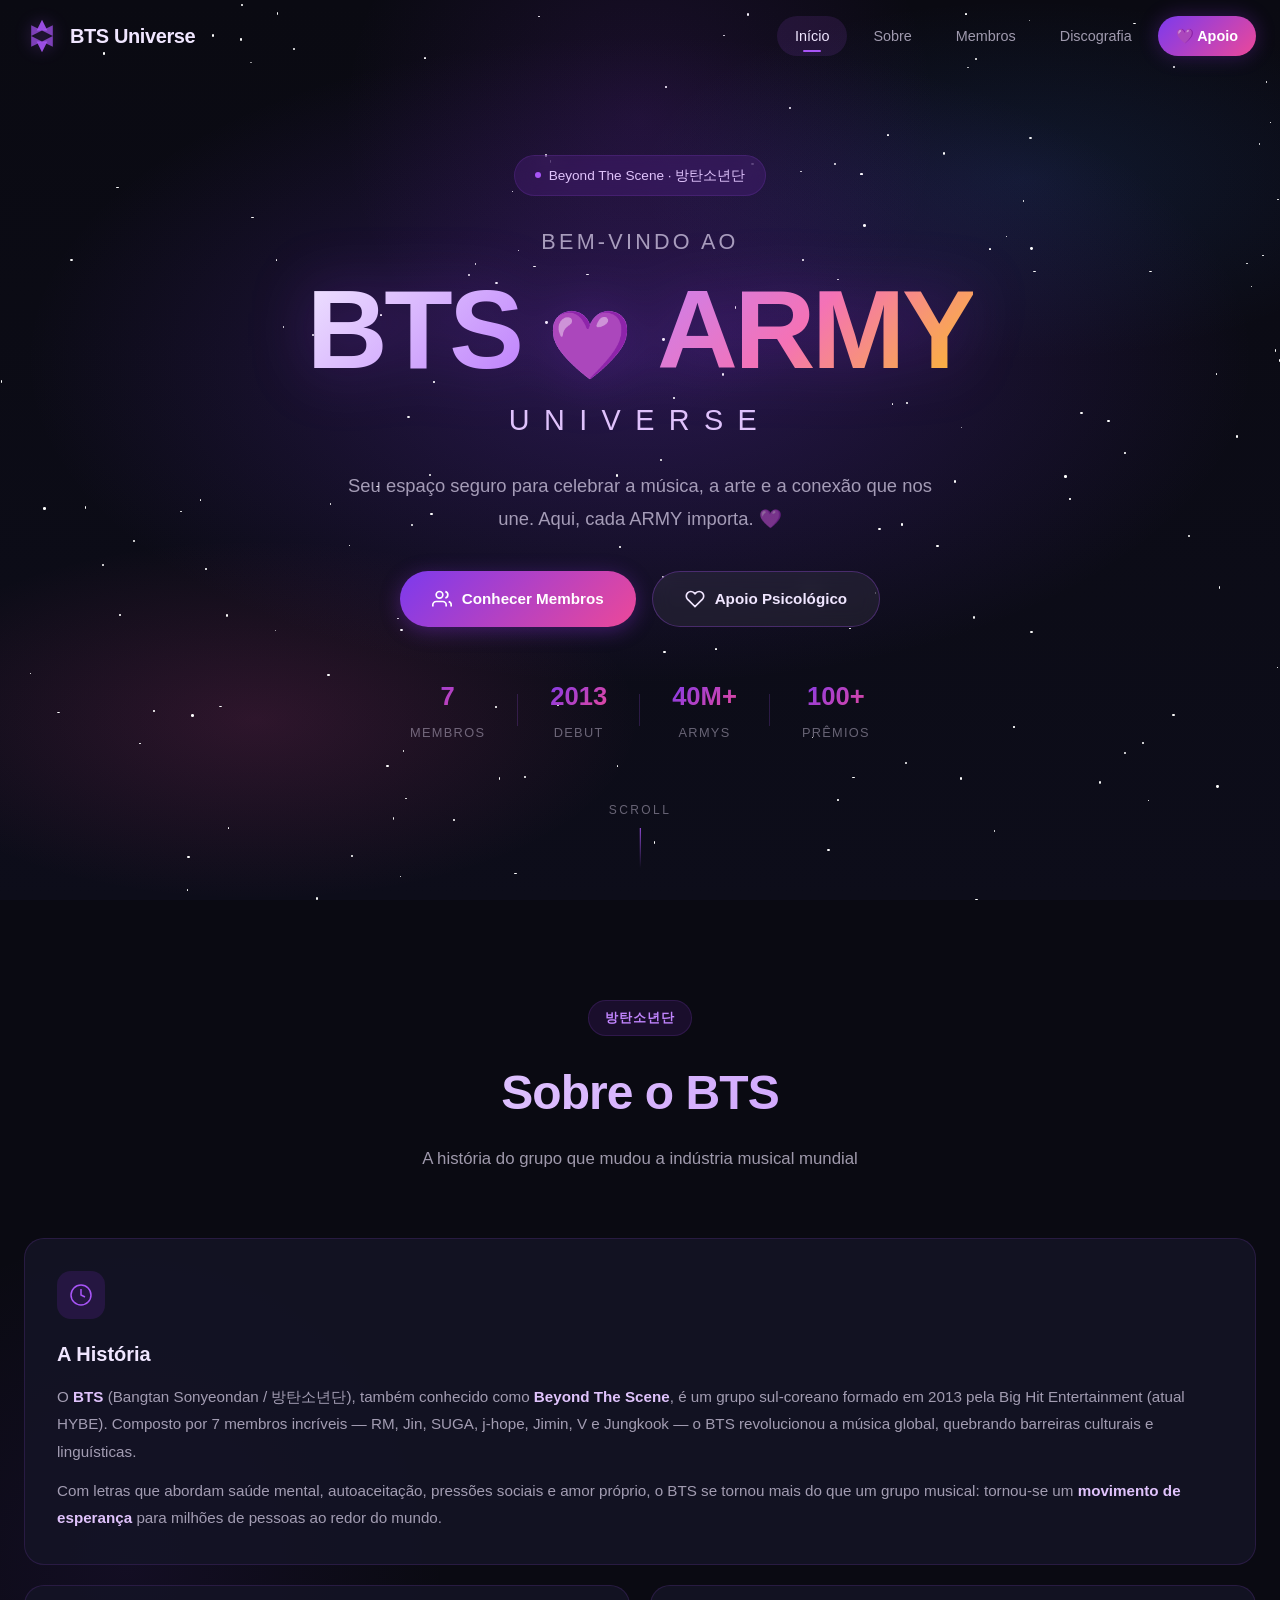
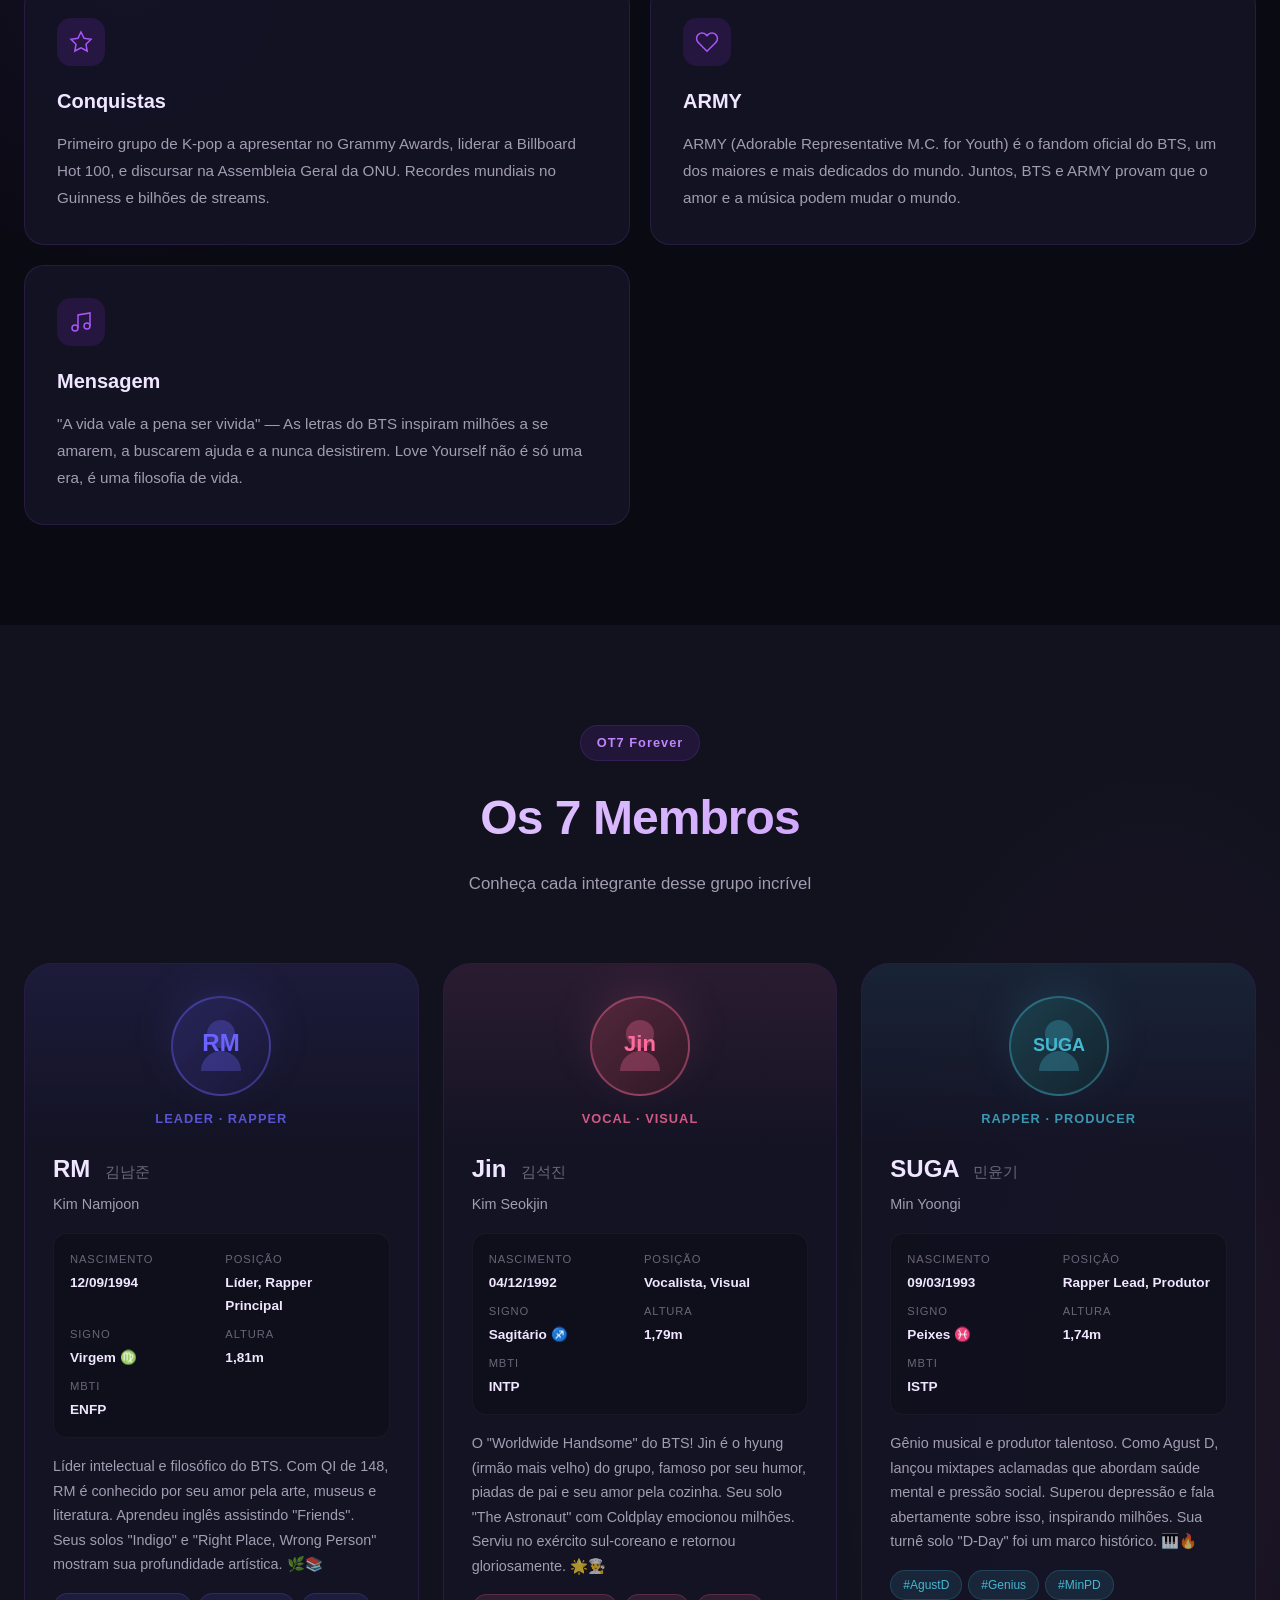
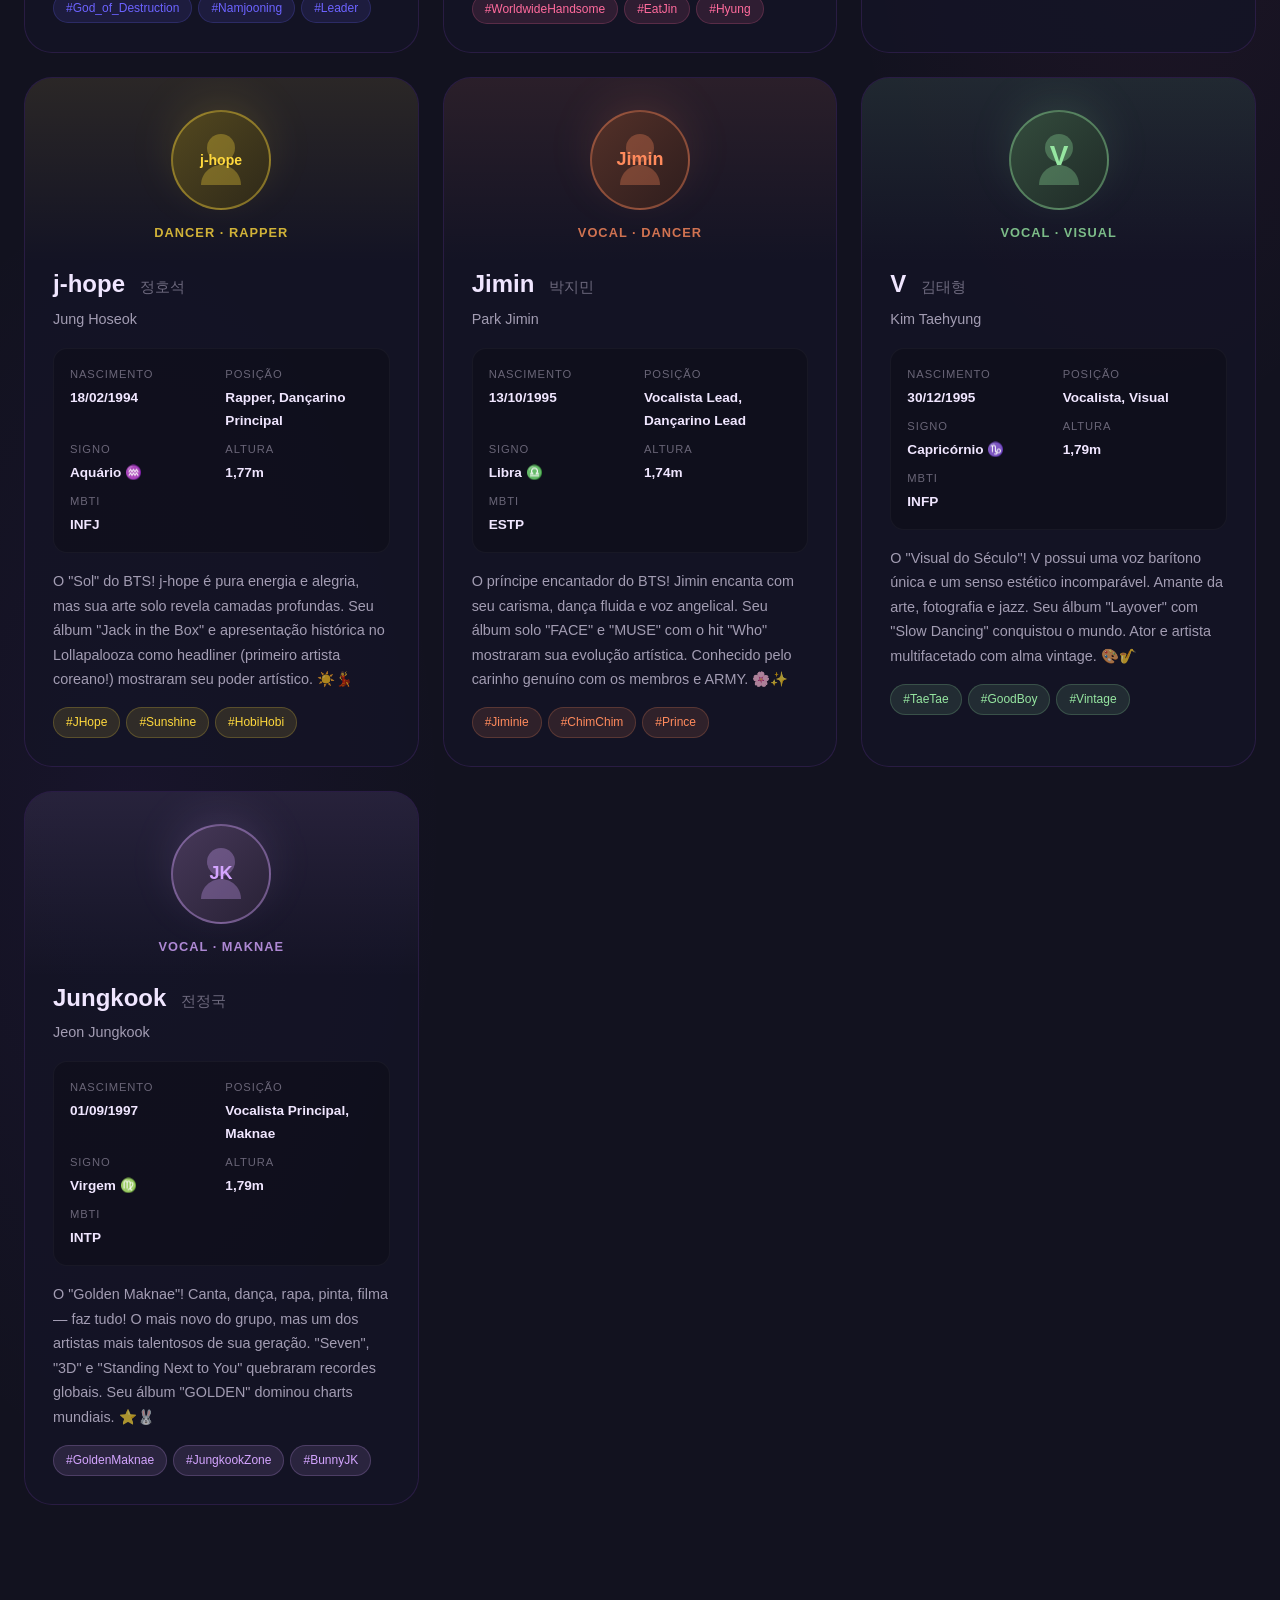
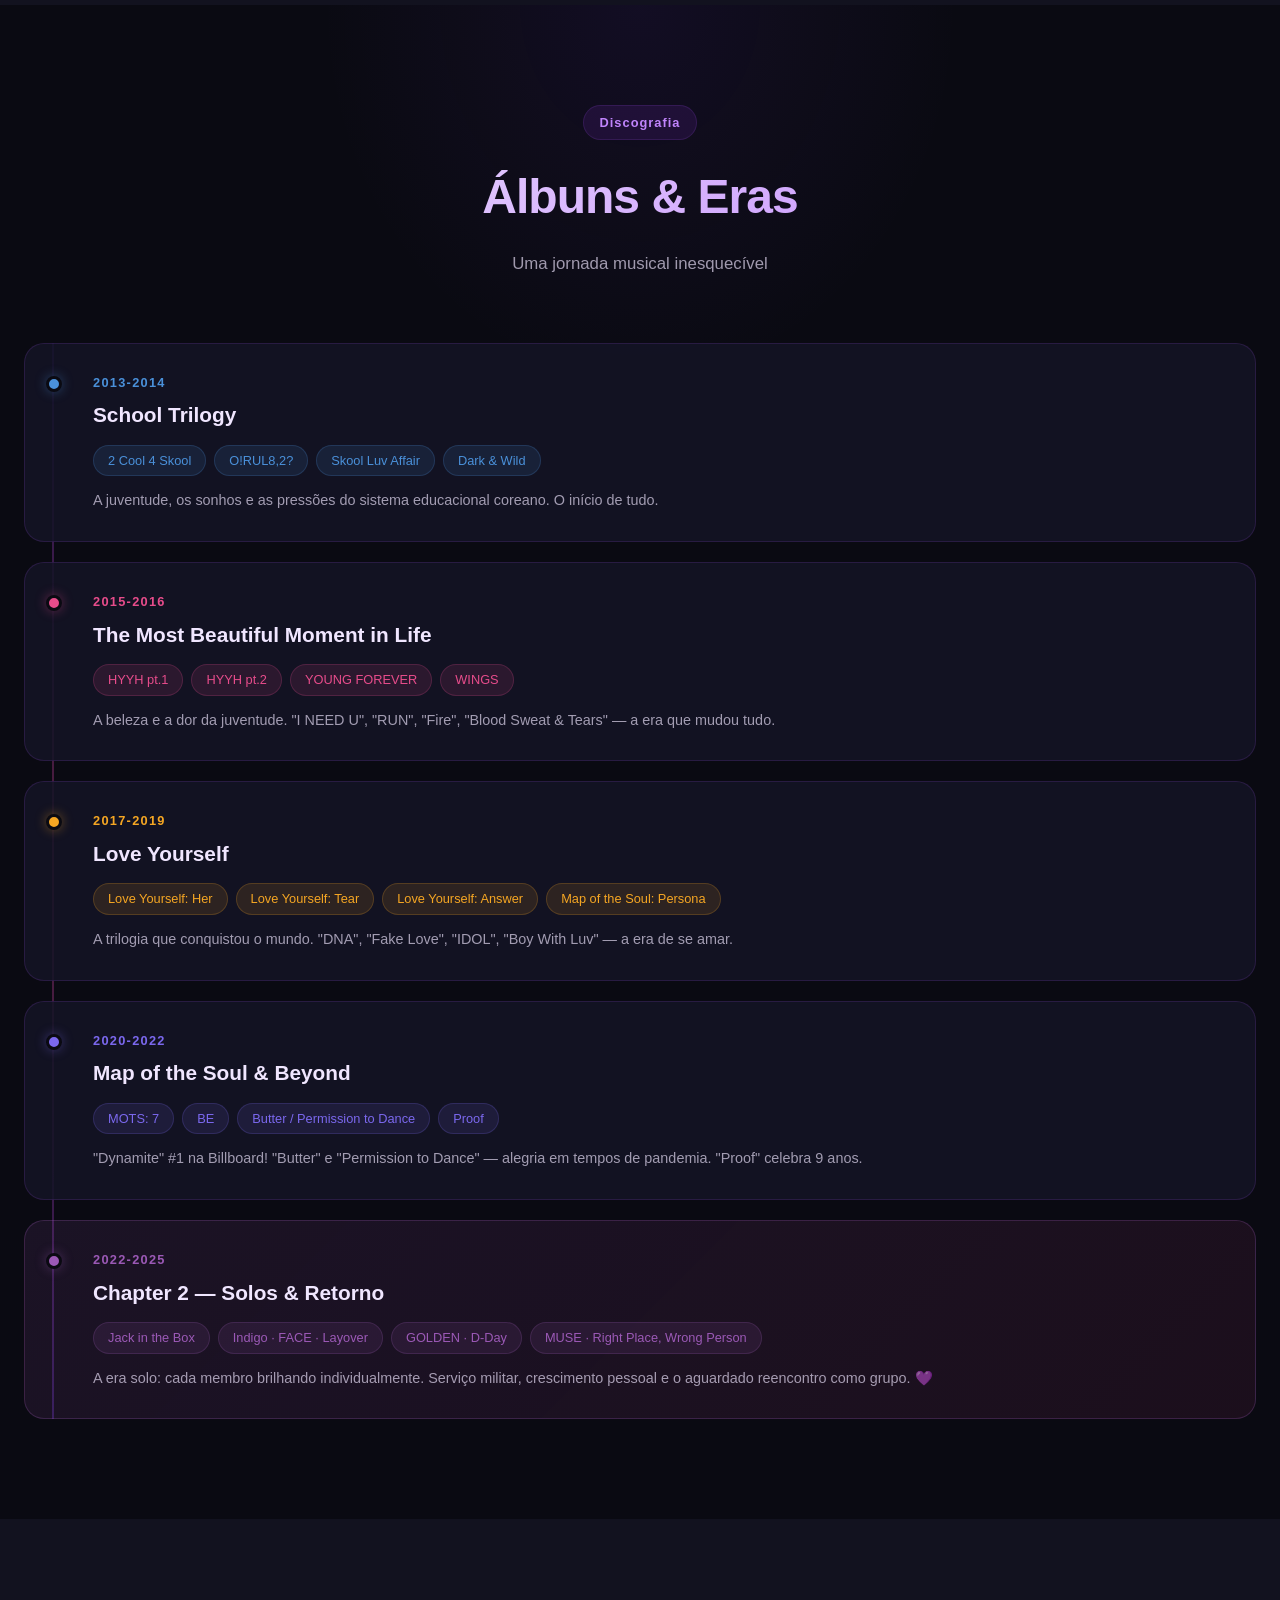
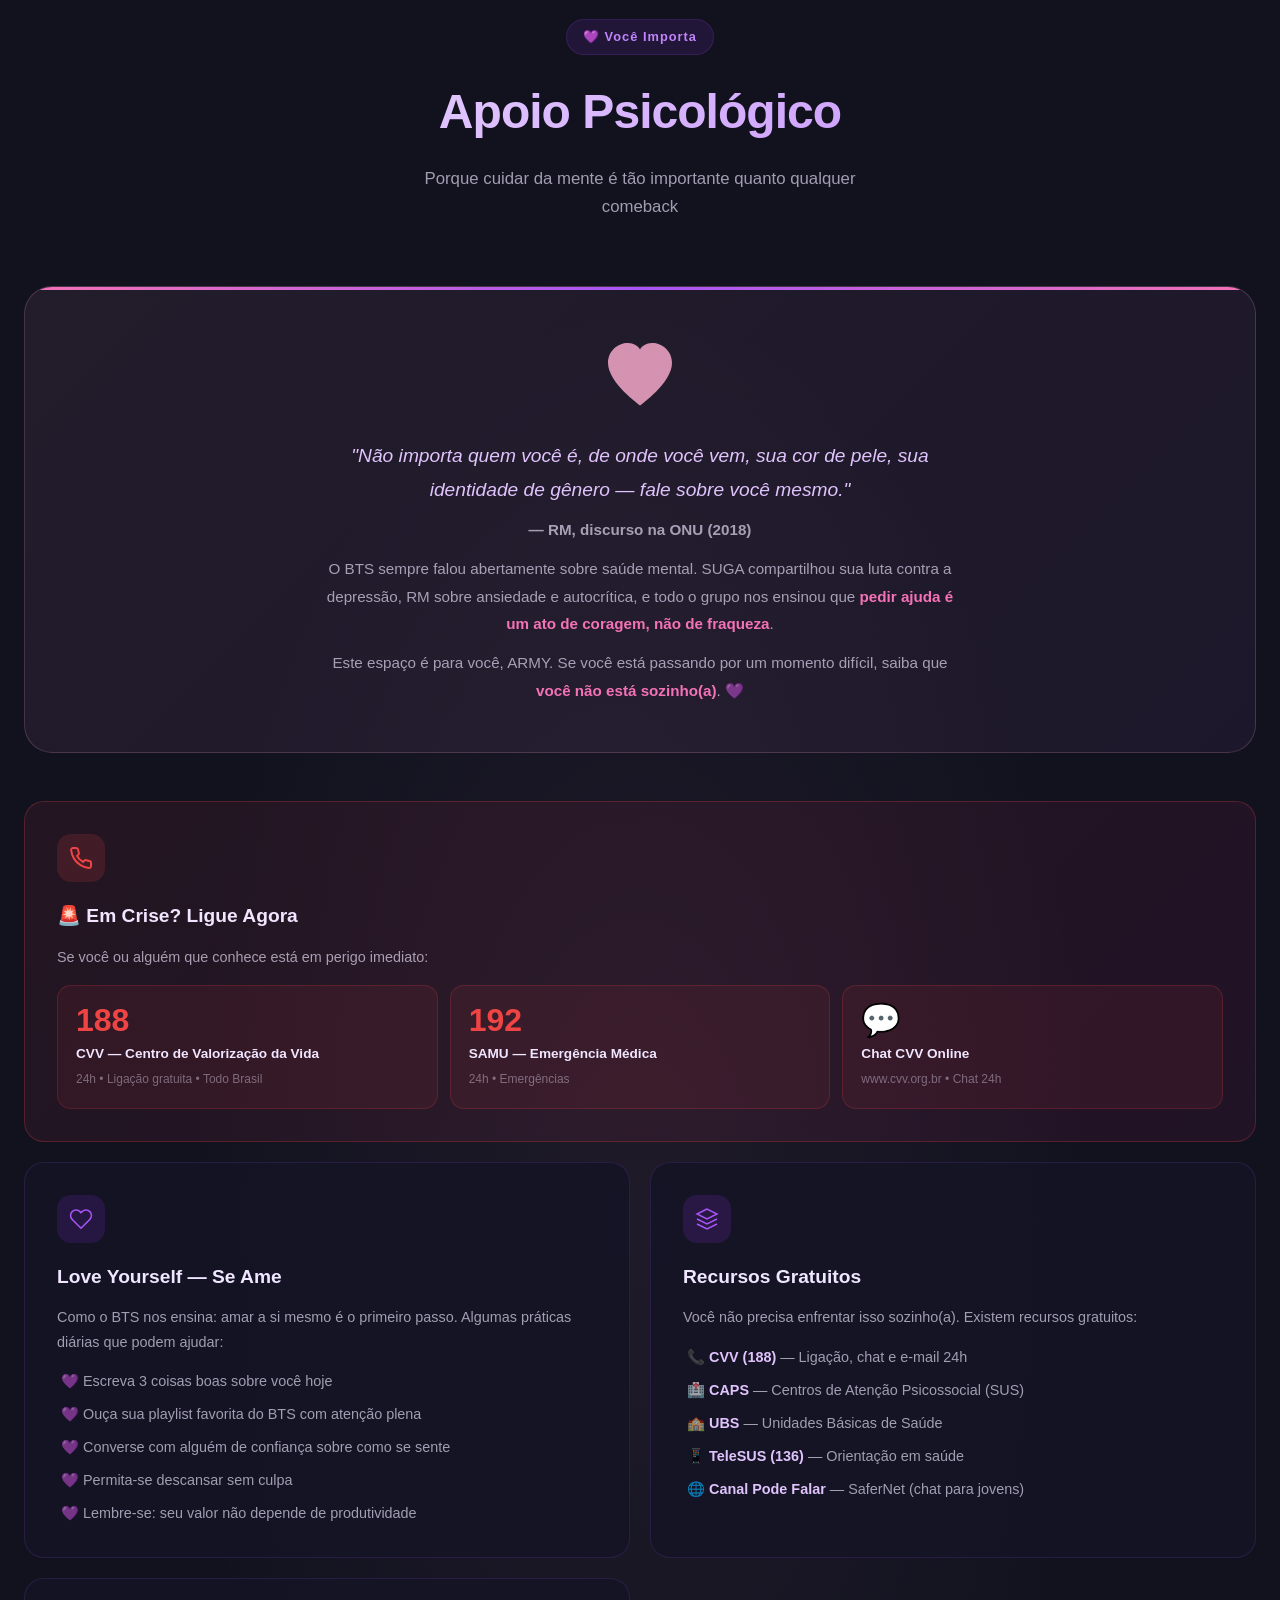
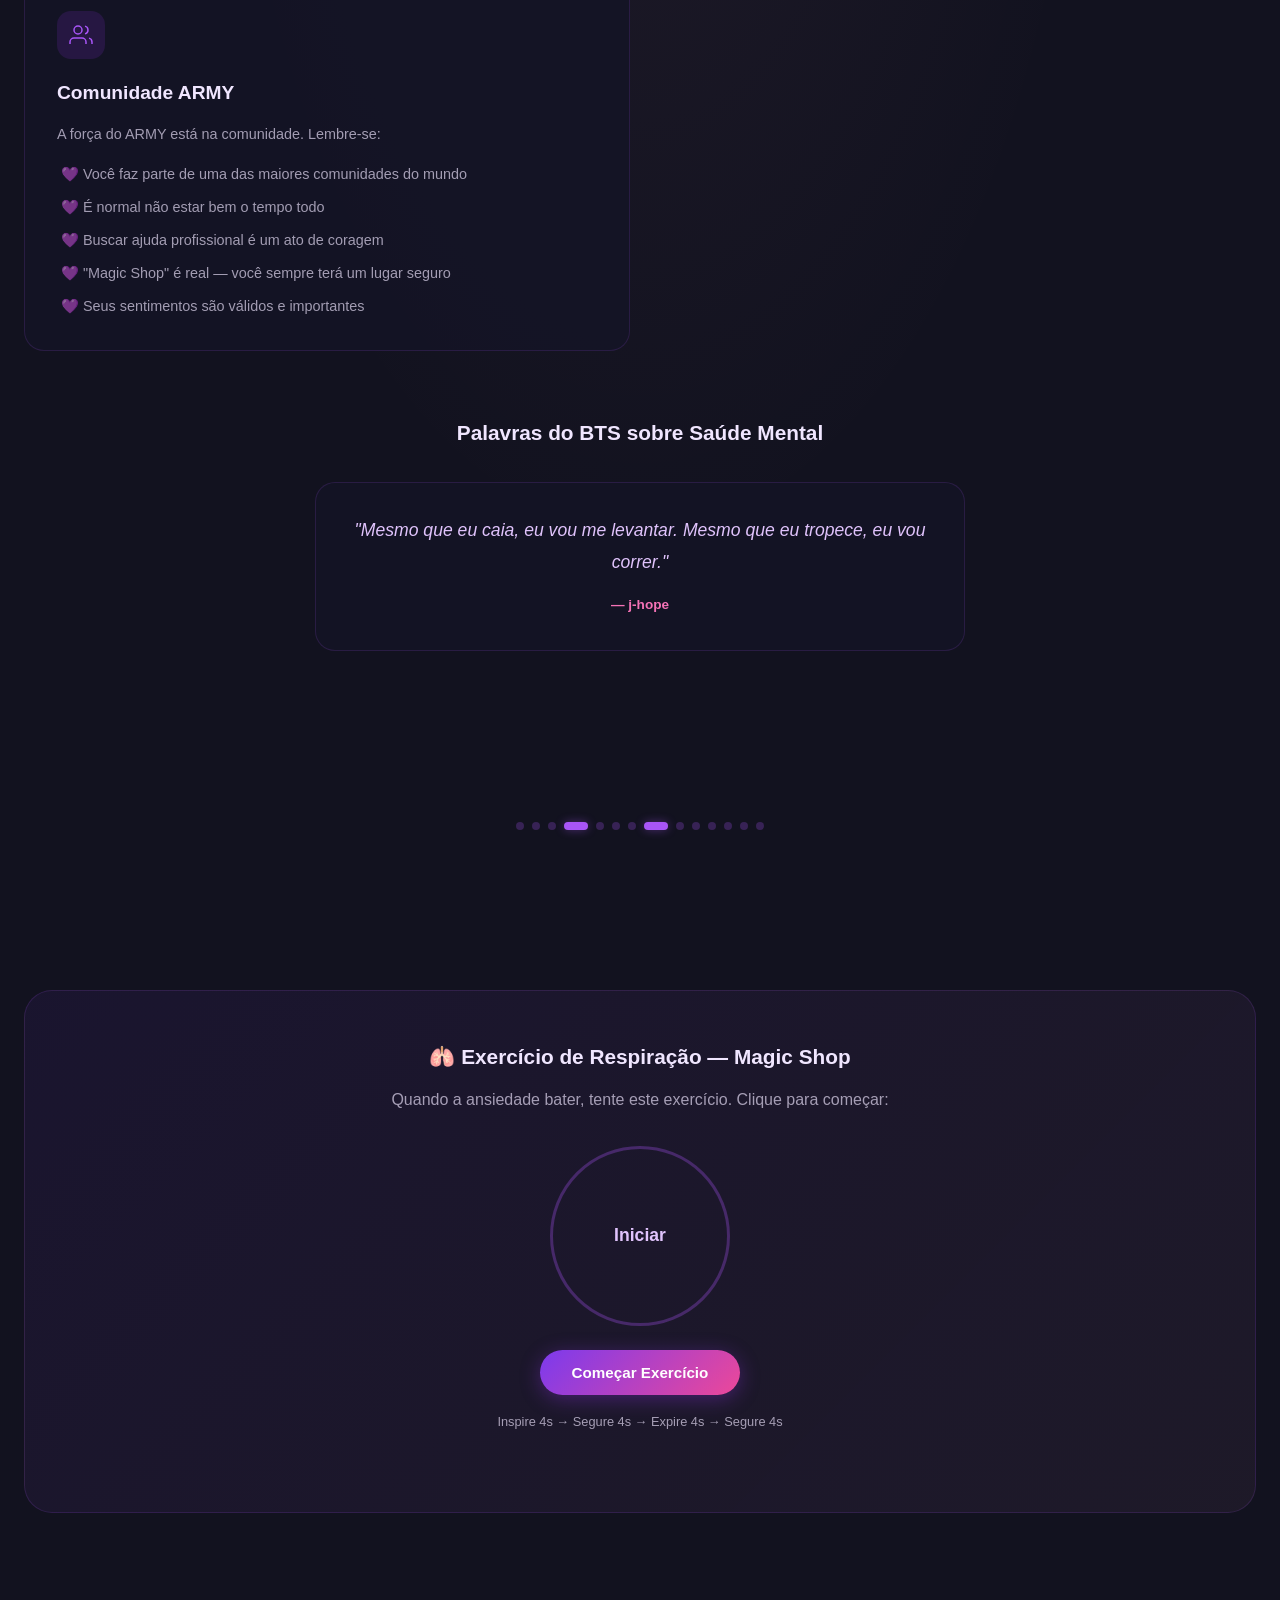
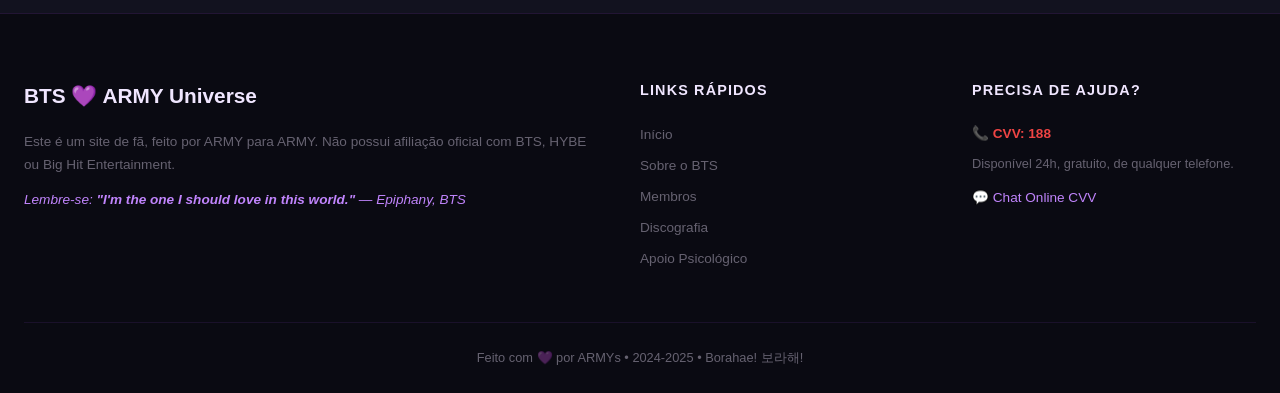
<file: BTS 💜 ARMY Universe — Portal Oficial do Fandom.html>
<!DOCTYPE html>
<!-- saved from url=(0055)file:///C:/Users/lab-13-p12/.antigravity-ide/index.html -->
<html lang="pt-BR"><head><meta http-equiv="Content-Type" content="text/html; charset=UTF-8">
    
    <meta name="viewport" content="width=device-width, initial-scale=1.0">
    <title>BTS 💜 ARMY Universe — Portal Oficial do Fandom</title>
    <meta name="description" content="Portal completo do BTS para ARMYs: conheça todos os membros, discografia, curiosidades e encontre apoio psicológico. Você não está sozinho(a). 💜">
    <link rel="preconnect" href="https://fonts.googleapis.com/">
    <link rel="preconnect" href="https://fonts.gstatic.com/" crossorigin="">
    <link href="./BTS 💜 ARMY Universe — Portal Oficial do Fandom_files/css2" rel="stylesheet">
    <link rel="stylesheet" href="./BTS 💜 ARMY Universe — Portal Oficial do Fandom_files/index.css">
</head>
<body>
    <!-- Floating particles background -->
    <div class="particles" id="particles"><div class="particle" style="left: 71.0339%; width: 2.6774px; height: 2.6774px; animation-duration: 20.2924s; animation-delay: 9.25417s; background: var(--pink-400); opacity: 0.393435;"></div><div class="particle" style="left: 91.6977%; width: 2.18863px; height: 2.18863px; animation-duration: 18.9347s; animation-delay: 7.67782s; background: var(--purple-400); opacity: 0.141816;"></div><div class="particle" style="left: 40.8807%; width: 1.07937px; height: 1.07937px; animation-duration: 20.2974s; animation-delay: 0.801452s; background: var(--purple-400); opacity: 0.411669;"></div><div class="particle" style="left: 15.6871%; width: 3.63073px; height: 3.63073px; animation-duration: 23.4375s; animation-delay: 5.41988s; background: var(--purple-400); opacity: 0.406784;"></div><div class="particle" style="left: 64.2664%; width: 2.52577px; height: 2.52577px; animation-duration: 21.3036s; animation-delay: 3.41533s; background: var(--purple-400); opacity: 0.451192;"></div><div class="particle" style="left: 39.988%; width: 1.79291px; height: 1.79291px; animation-duration: 10.2619s; animation-delay: 7.37557s; background: var(--pink-400); opacity: 0.354965;"></div><div class="particle" style="left: 66.3252%; width: 3.33809px; height: 3.33809px; animation-duration: 20.4533s; animation-delay: 8.83314s; background: var(--pink-400); opacity: 0.401888;"></div><div class="particle" style="left: 15.327%; width: 1.95702px; height: 1.95702px; animation-duration: 21.7193s; animation-delay: 3.35517s; background: var(--pink-400); opacity: 0.496589;"></div><div class="particle" style="left: 86.4262%; width: 1.14539px; height: 1.14539px; animation-duration: 22.1289s; animation-delay: 9.01832s; background: var(--pink-400); opacity: 0.384771;"></div><div class="particle" style="left: 63.3137%; width: 3.91298px; height: 3.91298px; animation-duration: 15.9383s; animation-delay: 0.527339s; background: var(--purple-400); opacity: 0.286371;"></div><div class="particle" style="left: 67.3606%; width: 2.02042px; height: 2.02042px; animation-duration: 15.3703s; animation-delay: 8.55182s; background: var(--purple-400); opacity: 0.215722;"></div><div class="particle" style="left: 82.9689%; width: 2.7259px; height: 2.7259px; animation-duration: 24.4339s; animation-delay: 6.39976s; background: var(--purple-400); opacity: 0.137286;"></div><div class="particle" style="left: 76.3066%; width: 1.74556px; height: 1.74556px; animation-duration: 18.771s; animation-delay: 9.72813s; background: var(--pink-400); opacity: 0.262081;"></div><div class="particle" style="left: 29.9276%; width: 3.7018px; height: 3.7018px; animation-duration: 13.5387s; animation-delay: 6.05212s; background: var(--pink-400); opacity: 0.459177;"></div><div class="particle" style="left: 45.0859%; width: 1.22521px; height: 1.22521px; animation-duration: 23.3827s; animation-delay: 6.27126s; background: var(--pink-400); opacity: 0.355815;"></div><div class="particle" style="left: 65.7584%; width: 2.67247px; height: 2.67247px; animation-duration: 22.2864s; animation-delay: 0.110412s; background: var(--purple-400); opacity: 0.398487;"></div><div class="particle" style="left: 12.7253%; width: 3.80383px; height: 3.80383px; animation-duration: 19.4466s; animation-delay: 0.0386582s; background: var(--purple-400); opacity: 0.27982;"></div><div class="particle" style="left: 93.7901%; width: 1.18697px; height: 1.18697px; animation-duration: 21.9917s; animation-delay: 8.4568s; background: var(--pink-400); opacity: 0.210893;"></div><div class="particle" style="left: 39.5249%; width: 2.82729px; height: 2.82729px; animation-duration: 23.2784s; animation-delay: 3.1376s; background: var(--pink-400); opacity: 0.293098;"></div><div class="particle" style="left: 50.7085%; width: 1.25449px; height: 1.25449px; animation-duration: 19.2619s; animation-delay: 3.53873s; background: var(--purple-400); opacity: 0.324458;"></div><div class="particle" style="left: 88.6609%; width: 3.36033px; height: 3.36033px; animation-duration: 19.2508s; animation-delay: 3.21892s; background: var(--pink-400); opacity: 0.465809;"></div><div class="particle" style="left: 60.0388%; width: 1.50948px; height: 1.50948px; animation-duration: 10.287s; animation-delay: 9.2272s; background: var(--purple-400); opacity: 0.324281;"></div><div class="particle" style="left: 66.8791%; width: 2.25099px; height: 2.25099px; animation-duration: 12.8771s; animation-delay: 5.81759s; background: var(--pink-400); opacity: 0.364849;"></div><div class="particle" style="left: 20.1999%; width: 3.81533px; height: 3.81533px; animation-duration: 14.3282s; animation-delay: 5.5679s; background: var(--purple-400); opacity: 0.213131;"></div><div class="particle" style="left: 55.9696%; width: 2.29377px; height: 2.29377px; animation-duration: 11.5508s; animation-delay: 4.10399s; background: var(--purple-400); opacity: 0.284825;"></div><div class="particle" style="left: 9.40389%; width: 3.3941px; height: 3.3941px; animation-duration: 20.8895s; animation-delay: 3.82377s; background: var(--purple-400); opacity: 0.116489;"></div><div class="particle" style="left: 37.4715%; width: 2.04492px; height: 2.04492px; animation-duration: 19.2439s; animation-delay: 0.538512s; background: var(--pink-400); opacity: 0.237267;"></div><div class="particle" style="left: 86.3866%; width: 3.95292px; height: 3.95292px; animation-duration: 15.0386s; animation-delay: 8.01508s; background: var(--pink-400); opacity: 0.106988;"></div><div class="particle" style="left: 85.7802%; width: 1.57704px; height: 1.57704px; animation-duration: 21.264s; animation-delay: 3.08882s; background: var(--pink-400); opacity: 0.303045;"></div><div class="particle" style="left: 38.5842%; width: 2.41569px; height: 2.41569px; animation-duration: 22.1324s; animation-delay: 2.58917s; background: var(--purple-400); opacity: 0.40748;"></div><div class="particle" style="left: 73.3132%; width: 1.56279px; height: 1.56279px; animation-duration: 15.3611s; animation-delay: 7.22233s; background: var(--purple-400); opacity: 0.184179;"></div><div class="particle" style="left: 97.4809%; width: 3.12988px; height: 3.12988px; animation-duration: 16.7474s; animation-delay: 1.5194s; background: var(--pink-400); opacity: 0.319176;"></div><div class="particle" style="left: 39.0343%; width: 2.54646px; height: 2.54646px; animation-duration: 24.2041s; animation-delay: 1.70609s; background: var(--pink-400); opacity: 0.225583;"></div><div class="particle" style="left: 69.1629%; width: 3.23881px; height: 3.23881px; animation-duration: 15.1901s; animation-delay: 8.33684s; background: var(--purple-400); opacity: 0.128342;"></div><div class="particle" style="left: 50.5091%; width: 2.80451px; height: 2.80451px; animation-duration: 15.6977s; animation-delay: 9.71134s; background: var(--pink-400); opacity: 0.204265;"></div><div class="particle" style="left: 97.7156%; width: 3.54577px; height: 3.54577px; animation-duration: 15.7093s; animation-delay: 7.54727s; background: var(--purple-400); opacity: 0.270931;"></div><div class="particle" style="left: 53.8122%; width: 1.81075px; height: 1.81075px; animation-duration: 12.3458s; animation-delay: 1.64187s; background: var(--pink-400); opacity: 0.229707;"></div><div class="particle" style="left: 96.1111%; width: 1.07553px; height: 1.07553px; animation-duration: 13.6644s; animation-delay: 1.29831s; background: var(--pink-400); opacity: 0.193284;"></div><div class="particle" style="left: 5.79324%; width: 1.76994px; height: 1.76994px; animation-duration: 11.5048s; animation-delay: 3.09013s; background: var(--purple-400); opacity: 0.366065;"></div><div class="particle" style="left: 96.0507%; width: 2.11279px; height: 2.11279px; animation-duration: 15.6179s; animation-delay: 6.28056s; background: var(--purple-400); opacity: 0.118756;"></div><div class="particle" style="left: 23.1151%; width: 1.30359px; height: 1.30359px; animation-duration: 20.0459s; animation-delay: 5.31736s; background: var(--purple-400); opacity: 0.438061;"></div><div class="particle" style="left: 46.2255%; width: 1.77978px; height: 1.77978px; animation-duration: 20.9605s; animation-delay: 2.34946s; background: var(--purple-400); opacity: 0.254533;"></div><div class="particle" style="left: 47.843%; width: 3.78909px; height: 3.78909px; animation-duration: 11.1252s; animation-delay: 5.32467s; background: var(--purple-400); opacity: 0.371063;"></div><div class="particle" style="left: 89.3462%; width: 2.54489px; height: 2.54489px; animation-duration: 10.5769s; animation-delay: 8.94335s; background: var(--pink-400); opacity: 0.456165;"></div><div class="particle" style="left: 45.2431%; width: 1.01147px; height: 1.01147px; animation-duration: 21.1497s; animation-delay: 3.92179s; background: var(--purple-400); opacity: 0.114989;"></div><div class="particle" style="left: 1.49131%; width: 2.35067px; height: 2.35067px; animation-duration: 12.0796s; animation-delay: 5.10892s; background: var(--purple-400); opacity: 0.482271;"></div><div class="particle" style="left: 42.6923%; width: 3.07522px; height: 3.07522px; animation-duration: 10.5709s; animation-delay: 6.1882s; background: var(--purple-400); opacity: 0.128986;"></div><div class="particle" style="left: 79.6081%; width: 1.45129px; height: 1.45129px; animation-duration: 22.4563s; animation-delay: 7.32702s; background: var(--pink-400); opacity: 0.167238;"></div><div class="particle" style="left: 64.8383%; width: 1.85727px; height: 1.85727px; animation-duration: 16.352s; animation-delay: 7.48394s; background: var(--purple-400); opacity: 0.429919;"></div><div class="particle" style="left: 90.2031%; width: 3.15723px; height: 3.15723px; animation-duration: 22.7589s; animation-delay: 9.20286s; background: var(--purple-400); opacity: 0.105606;"></div></div>

    <!-- Navigation -->
    <nav class="navbar" id="navbar">
        <div class="nav-container">
            <a href="file:///C:/Users/lab-13-p12/.antigravity-ide/index.html#home" class="nav-logo">
                <svg class="logo-icon" viewBox="0 0 40 40" fill="none">
                    <path d="M20 2L26 14H14L20 2Z" fill="currentColor" opacity="0.9"></path>
                    <path d="M20 38L14 26H26L20 38Z" fill="currentColor" opacity="0.9"></path>
                    <path d="M8 8L20 14L8 20L8 8Z" fill="currentColor" opacity="0.7"></path>
                    <path d="M32 8L32 20L20 14L32 8Z" fill="currentColor" opacity="0.7"></path>
                    <path d="M8 20L20 26L8 32L8 20Z" fill="currentColor" opacity="0.7"></path>
                    <path d="M32 20L32 32L20 26L32 20Z" fill="currentColor" opacity="0.7"></path>
                </svg>
                <span>BTS Universe</span>
            </a>
            <div class="nav-links" id="navLinks">
                <a href="file:///C:/Users/lab-13-p12/.antigravity-ide/index.html#home" class="nav-link active">Início</a>
                <a href="file:///C:/Users/lab-13-p12/.antigravity-ide/index.html#about" class="nav-link">Sobre</a>
                <a href="file:///C:/Users/lab-13-p12/.antigravity-ide/index.html#members" class="nav-link">Membros</a>
                <a href="file:///C:/Users/lab-13-p12/.antigravity-ide/index.html#discography" class="nav-link">Discografia</a>
                <a href="file:///C:/Users/lab-13-p12/.antigravity-ide/index.html#apoio" class="nav-link nav-link-highlight">💜 Apoio</a>
            </div>
            <button class="nav-toggle" id="navToggle" aria-label="Menu">
                <span></span><span></span><span></span>
            </button>
        </div>
    </nav>

    <!-- Hero Section -->
    <section class="hero" id="home">
        <div class="hero-bg">
            <div class="hero-gradient"></div>
            <div class="hero-stars" id="heroStars"><div class="star" style="left: 32.1316%; top: 58.2311%; width: 2.08762px; height: 1.90794px; animation-duration: 4.51235s; animation-delay: 1.72248s;"></div><div class="star" style="left: 87.8249%; top: 50.2011%; width: 1.55394px; height: 2.32863px; animation-duration: 2.40327s; animation-delay: 2.6385s;"></div><div class="star" style="left: 24.6595%; top: 99.7149%; width: 1.97809px; height: 2.7568px; animation-duration: 4.32878s; animation-delay: 2.38864s;"></div><div class="star" style="left: 89.2008%; top: 82.4735%; width: 2.60344px; height: 1.69792px; animation-duration: 2.87629s; animation-delay: 0.778671s;"></div><div class="star" style="left: 97.7017%; top: 31.7318%; width: 1.75391px; height: 1.76693px; animation-duration: 4.37008s; animation-delay: 1.26455s;"></div><div class="star" style="left: 40.9173%; top: 86.2538%; width: 2.01999px; height: 1.65767px; animation-duration: 2.15861s; animation-delay: 0.537094s;"></div><div class="star" style="left: 45.8178%; top: 30.4024%; width: 2.38061px; height: 1.54826px; animation-duration: 2.38177s; animation-delay: 2.53642s;"></div><div class="star" style="left: 91.596%; top: 79.3537%; width: 2.64749px; height: 1.35424px; animation-duration: 2.87717s; animation-delay: 1.63475s;"></div><div class="star" style="left: 19.5032%; top: 6.83548%; width: 2.36182px; height: 1.11687px; animation-duration: 3.178s; animation-delay: 0.128793s;"></div><div class="star" style="left: 32.6368%; top: 33.7225%; width: 1.844px; height: 2.58639px; animation-duration: 4.33896s; animation-delay: 1.71127s;"></div><div class="star" style="left: 52.5891%; top: 44.1052%; width: 1.59335px; height: 2.07994px; animation-duration: 4.35805s; animation-delay: 2.97077s;"></div><div class="star" style="left: 16.0378%; top: 63.1265%; width: 1.54987px; height: 1.97846px; animation-duration: 3.77346s; animation-delay: 0.0792004s;"></div><div class="star" style="left: 51.9792%; top: 9.54691%; width: 1.60469px; height: 1.64407px; animation-duration: 3.30334s; animation-delay: 1.73941s;"></div><div class="star" style="left: 21.6298%; top: 1.36298%; width: 1.14687px; height: 2.96583px; animation-duration: 3.77602s; animation-delay: 2.50414s;"></div><div class="star" style="left: 22.1164%; top: 36.265%; width: 1.02771px; height: 1.96777px; animation-duration: 4.51664s; animation-delay: 2.5828s;"></div><div class="star" style="left: 48.1714%; top: 85.0445%; width: 1.14054px; height: 1.17261px; animation-duration: 2.30669s; animation-delay: 2.87754s;"></div><div class="star" style="left: 96.5291%; top: 48.3239%; width: 2.86022px; height: 2.69618px; animation-duration: 2.38448s; animation-delay: 0.127522s;"></div><div class="star" style="left: 31.2472%; top: 97.3303%; width: 1.09163px; height: 1.28865px; animation-duration: 4.96712s; animation-delay: 0.478936s;"></div><div class="star" style="left: 69.2619%; top: 14.9356%; width: 2.83482px; height: 1.75058px; animation-duration: 2.63473s; animation-delay: 1.4159s;"></div><div class="star" style="left: 8.07911%; top: 5.78995%; width: 1.69955px; height: 2.65377px; animation-duration: 3.54351s; animation-delay: 1.34644s;"></div><div class="star" style="left: 51.07%; top: 93.4327%; width: 1.80441px; height: 2.81408px; animation-duration: 3.39406s; animation-delay: 2.2384s;"></div><div class="star" style="left: 29.4047%; top: 54.0337%; width: 2.78186px; height: 1.16622px; animation-duration: 2.52738s; animation-delay: 0.324446s;"></div><div class="star" style="left: 40.015%; top: 21.1875%; width: 1.19668px; height: 1.4021px; animation-duration: 3.49435s; animation-delay: 0.491368s;"></div><div class="star" style="left: 17.7862%; top: 91.9322%; width: 1.75487px; height: 1.82285px; animation-duration: 4.85992s; animation-delay: 2.46889s;"></div><div class="star" style="left: 84.371%; top: 45.7862%; width: 2.78232px; height: 1.44683px; animation-duration: 4.89073s; animation-delay: 2.7576s;"></div><div class="star" style="left: 25.8126%; top: 55.8722%; width: 1.00652px; height: 2.61707px; animation-duration: 2.26579s; animation-delay: 0.851055s;"></div><div class="star" style="left: 72.8774%; top: 37.6833%; width: 1.34338px; height: 2.2492px; animation-duration: 2.88838s; animation-delay: 2.72048s;"></div><div class="star" style="left: 70.7048%; top: 84.676%; width: 2.07163px; height: 2.15735px; animation-duration: 3.21769s; animation-delay: 1.80448s;"></div><div class="star" style="left: 73.1323%; top: 60.5289%; width: 2.49089px; height: 2.58166px; animation-duration: 3.62154s; animation-delay: 0.753243s;"></div><div class="star" style="left: 14.5874%; top: 98.7644%; width: 1.38386px; height: 2.37194px; animation-duration: 2.43649s; animation-delay: 0.772698s;"></div><div class="star" style="left: 10.3805%; top: 59.9624%; width: 2.17416px; height: 1.93055px; animation-duration: 3.83078s; animation-delay: 2.75912s;"></div><div class="star" style="left: 42.9761%; top: 17.8291%; width: 1.33551px; height: 2.48461px; animation-duration: 2.80145s; animation-delay: 1.26062s;"></div><div class="star" style="left: 73.6473%; top: 16.9427%; width: 2.32206px; height: 2.62126px; animation-duration: 4.14014s; animation-delay: 1.93436s;"></div><div class="star" style="left: 40.1475%; top: 96.9467%; width: 2.64583px; height: 1.5811px; animation-duration: 2.26885s; animation-delay: 1.24576s;"></div><div class="star" style="left: 5.49979%; top: 28.8067%; width: 2.95681px; height: 2.24901px; animation-duration: 3.80272s; animation-delay: 0.814009s;"></div><div class="star" style="left: 95.0001%; top: 87.2213%; width: 2.51993px; height: 2.98788px; animation-duration: 3.65518s; animation-delay: 1.26335s;"></div><div class="star" style="left: 77.2457%; top: 27.5679%; width: 2.40994px; height: 1.47328px; animation-duration: 2.06222s; animation-delay: 0.378066s;"></div><div class="star" style="left: 42.5916%; top: 17.1294%; width: 1.71234px; height: 2.64357px; animation-duration: 2.71159s; animation-delay: 0.528555s;"></div><div class="star" style="left: 2.34155%; top: 74.77%; width: 1.03386px; height: 1.34948px; animation-duration: 3.94396s; animation-delay: 2.42556s;"></div><div class="star" style="left: 65.3875%; top: 30.9969%; width: 1.94895px; height: 1.13252px; animation-duration: 2.32728s; animation-delay: 1.59583s;"></div><div class="star" style="left: 94.9772%; top: 41.3904%; width: 1.18206px; height: 2.05918px; animation-duration: 4.84435s; animation-delay: 1.04692s;"></div><div class="star" style="left: 74.533%; top: 53.3179%; width: 2.35408px; height: 2.97643px; animation-duration: 3.76678s; animation-delay: 2.34239s;"></div><div class="star" style="left: 51.7432%; top: 37.5484%; width: 2.48766px; height: 2.93819px; animation-duration: 4.88841s; animation-delay: 2.9979s;"></div><div class="star" style="left: 67.4325%; top: 24.941%; width: 2.97322px; height: 2.69514px; animation-duration: 3.8809s; animation-delay: 1.27041s;"></div><div class="star" style="left: 31.8217%; top: 46.1853%; width: 2.88964px; height: 1.97716px; animation-duration: 2.83346s; animation-delay: 1.60895s;"></div><div class="star" style="left: 64.5952%; top: 94.3246%; width: 2.9001px; height: 2.48404px; animation-duration: 2.60923s; animation-delay: 2.71831s;"></div><div class="star" style="left: 27.4578%; top: 95.0459%; width: 1.87253px; height: 1.58102px; animation-duration: 2.8432s; animation-delay: 1.59415s;"></div><div class="star" style="left: 78.5794%; top: 26.2255%; width: 1.27998px; height: 1.39101px; animation-duration: 2.25534s; animation-delay: 2.89711s;"></div><div class="star" style="left: 89.6906%; top: 88.8975%; width: 1.0248px; height: 1.43533px; animation-duration: 2.78816s; animation-delay: 2.22344s;"></div><div class="star" style="left: 4.44589%; top: 79.0712%; width: 2.67453px; height: 1.14061px; animation-duration: 3.95351s; animation-delay: 2.36518s;"></div><div class="star" style="left: 98.9277%; top: 9.03509%; width: 1.02089px; height: 1.51181px; animation-duration: 4.81182s; animation-delay: 0.525172s;"></div><div class="star" style="left: 80.4564%; top: 70.1463%; width: 2.91972px; height: 1.39538px; animation-duration: 2.60001s; animation-delay: 0.894971s;"></div><div class="star" style="left: 66.6005%; top: 86.2817%; width: 2.20365px; height: 1.64721px; animation-duration: 4.47789s; animation-delay: 1.15539s;"></div><div class="star" style="left: 99.933%; top: 39.8997%; width: 1.92733px; height: 2.70725px; animation-duration: 3.51171s; animation-delay: 0.513375s;"></div><div class="star" style="left: 43.5451%; top: 78.2292%; width: 1.96755px; height: 2.20271px; animation-duration: 4.0744s; animation-delay: 0.481429s;"></div><div class="star" style="left: 99.5706%; top: 38.7822%; width: 1.92058px; height: 2.8089px; animation-duration: 2.09127s; animation-delay: 0.880191s;"></div><div class="star" style="left: 18.821%; top: 0.439587%; width: 2.09999px; height: 1.60086px; animation-duration: 2.69585s; animation-delay: 0.104555s;"></div><div class="star" style="left: 21.4624%; top: 70.0174%; width: 1.2795px; height: 1.09293px; animation-duration: 3.78306s; animation-delay: 0.506656s;"></div><div class="star" style="left: 31.2188%; top: 69.845%; width: 2.91081px; height: 2.39326px; animation-duration: 3.31516s; animation-delay: 1.91584s;"></div><div class="star" style="left: 42.6139%; top: 35.6679%; width: 2.56687px; height: 2.91684px; animation-duration: 4.97993s; animation-delay: 0.047576s;"></div><div class="star" style="left: 63.44%; top: 81.8602%; width: 1.44661px; height: 1.65094px; animation-duration: 4.45717s; animation-delay: 2.3001s;"></div><div class="star" style="left: 17.6742%; top: 68.2686%; width: 1.78823px; height: 2.30965px; animation-duration: 2.55503s; animation-delay: 0.783383s;"></div><div class="star" style="left: 33.5275%; top: 52.7126%; width: 2.00043px; height: 2.04388px; animation-duration: 2.90944s; animation-delay: 0.375461s;"></div><div class="star" style="left: 48.1196%; top: 52.6795%; width: 2.45875px; height: 2.50925px; animation-duration: 2.28258s; animation-delay: 2.90683s;"></div><div class="star" style="left: 61.6312%; top: 11.8375%; width: 2.2837px; height: 2.65002px; animation-duration: 4.11676s; animation-delay: 1.57522s;"></div><div class="star" style="left: 58.6864%; top: 18.1131%; width: 2.83339px; height: 2.37193px; animation-duration: 3.22863s; animation-delay: 0.957678s;"></div><div class="star" style="left: 38.9542%; top: 86.3716%; width: 1.387px; height: 2.79648px; animation-duration: 2.07254s; animation-delay: 0.381266s;"></div><div class="star" style="left: 33.1303%; top: 6.36892%; width: 2.02502px; height: 1.26183px; animation-duration: 2.23156s; animation-delay: 1.21522s;"></div><div class="star" style="left: 0.0779542%; top: 42.2742%; width: 1.35893px; height: 2.66921px; animation-duration: 3.14748s; animation-delay: 0.300465s;"></div><div class="star" style="left: 67.1988%; top: 19.2697%; width: 2.7816px; height: 1.08041px; animation-duration: 4.31166s; animation-delay: 1.60873s;"></div><div class="star" style="left: 42.0683%; top: 1.72825%; width: 1.68192px; height: 1.57171px; animation-duration: 3.6412s; animation-delay: 1.99178s;"></div><div class="star" style="left: 89.7743%; top: 30.1227%; width: 2.71508px; height: 1.23667px; animation-duration: 2.00679s; animation-delay: 2.4016s;"></div><div class="star" style="left: 65.4135%; top: 88.7811%; width: 1.40739px; height: 2.07626px; animation-duration: 3.93259s; animation-delay: 0.153117s;"></div><div class="star" style="left: 37.1338%; top: 29.2231%; width: 1.07076px; height: 1.6925px; animation-duration: 3.13192s; animation-delay: 0.708558s;"></div><div class="star" style="left: 88.517%; top: 2.5538%; width: 2.95883px; height: 1.35926px; animation-duration: 2.85874s; animation-delay: 1.42636s;"></div><div class="star" style="left: 45.7394%; top: 39.6463%; width: 2.5885px; height: 1.73446px; animation-duration: 2.26042s; animation-delay: 2.03935s;"></div><div class="star" style="left: 99.7612%; top: 22.1044%; width: 1.72668px; height: 1.11318px; animation-duration: 2.03866s; animation-delay: 2.58678s;"></div><div class="star" style="left: 29.7079%; top: 34.9348%; width: 2.21342px; height: 1.13349px; animation-duration: 4.36083s; animation-delay: 1.11067s;"></div><div class="star" style="left: 75.5106%; top: 7.38923%; width: 2.20442px; height: 1.10856px; animation-duration: 2.90153s; animation-delay: 1.77199s;"></div><div class="star" style="left: 31.4617%; top: 83.3501%; width: 1.51309px; height: 2.29468px; animation-duration: 3.44365s; animation-delay: 0.720704s;"></div></div>
            <div class="hero-spotlight"></div>
        </div>
        <div class="hero-content">
            <div class="hero-badge">
                <span class="badge-dot"></span>
                Beyond The Scene · 방탄소년단
            </div>
            <h1 class="hero-title">
                <span class="title-line">Bem-vindo ao</span>
                <span class="title-main">
                    <span class="letter" style="--i:0">B</span><span class="letter" style="--i:1">T</span><span class="letter" style="--i:2">S</span>
                    <span class="title-heart">💜</span>
                    <span class="letter" style="--i:3">A</span><span class="letter" style="--i:4">R</span><span class="letter" style="--i:5">M</span><span class="letter" style="--i:6">Y</span>
                </span>
                <span class="title-sub">Universe</span>
            </h1>
            <p class="hero-desc">Seu espaço seguro para celebrar a música, a arte e a conexão que nos une. Aqui, cada ARMY importa. 💜</p>
            <div class="hero-buttons">
                <a href="file:///C:/Users/lab-13-p12/.antigravity-ide/index.html#members" class="btn btn-primary">
                    <svg width="20" height="20" viewBox="0 0 24 24" fill="none" stroke="currentColor" stroke-width="2"><path d="M17 21v-2a4 4 0 0 0-4-4H5a4 4 0 0 0-4 4v2"></path><circle cx="9" cy="7" r="4"></circle><path d="M23 21v-2a4 4 0 0 0-3-3.87"></path><path d="M16 3.13a4 4 0 0 1 0 7.75"></path></svg>
                    Conhecer Membros
                </a>
                <a href="file:///C:/Users/lab-13-p12/.antigravity-ide/index.html#apoio" class="btn btn-secondary">
                    <svg width="20" height="20" viewBox="0 0 24 24" fill="none" stroke="currentColor" stroke-width="2"><path d="M20.84 4.61a5.5 5.5 0 0 0-7.78 0L12 5.67l-1.06-1.06a5.5 5.5 0 0 0-7.78 7.78l1.06 1.06L12 21.23l7.78-7.78 1.06-1.06a5.5 5.5 0 0 0 0-7.78z"></path></svg>
                    Apoio Psicológico
                </a>
            </div>
            <div class="hero-stats">
                <div class="stat">
                    <span class="stat-number" data-target="7">7</span>
                    <span class="stat-label">Membros</span>
                </div>
                <div class="stat-divider"></div>
                <div class="stat">
                    <span class="stat-number">2013</span>
                    <span class="stat-label">Debut</span>
                </div>
                <div class="stat-divider"></div>
                <div class="stat">
                    <span class="stat-number">40M+</span>
                    <span class="stat-label">ARMYs</span>
                </div>
                <div class="stat-divider"></div>
                <div class="stat">
                    <span class="stat-number">100+</span>
                    <span class="stat-label">Prêmios</span>
                </div>
            </div>
        </div>
        <div class="hero-scroll">
            <span>Scroll</span>
            <div class="scroll-line"></div>
        </div>
    </section>

    <!-- About Section -->
    <section class="section about" id="about">
        <div class="container">
            <div class="section-header">
                <span class="section-tag">방탄소년단</span>
                <h2 class="section-title">Sobre o BTS</h2>
                <p class="section-subtitle">A história do grupo que mudou a indústria musical mundial</p>
            </div>
            <div class="about-grid">
                <div class="about-card about-card-main animate-on-scroll visible">
                    <div class="about-card-icon">
                        <svg viewBox="0 0 24 24" fill="none" stroke="currentColor" stroke-width="1.5"><circle cx="12" cy="12" r="10"></circle><path d="M12 6v6l4 2"></path></svg>
                    </div>
                    <h3>A História</h3>
                    <p>O <strong>BTS</strong> (Bangtan Sonyeondan / 방탄소년단), também conhecido como <strong>Beyond The Scene</strong>, é um grupo sul-coreano formado em 2013 pela Big Hit Entertainment (atual HYBE). Composto por 7 membros incríveis — RM, Jin, SUGA, j-hope, Jimin, V e Jungkook — o BTS revolucionou a música global, quebrando barreiras culturais e linguísticas.</p>
                    <p>Com letras que abordam saúde mental, autoaceitação, pressões sociais e amor próprio, o BTS se tornou mais do que um grupo musical: tornou-se um <strong>movimento de esperança</strong> para milhões de pessoas ao redor do mundo.</p>
                </div>
                <div class="about-card animate-on-scroll visible">
                    <div class="about-card-icon">
                        <svg viewBox="0 0 24 24" fill="none" stroke="currentColor" stroke-width="1.5"><polygon points="12 2 15.09 8.26 22 9.27 17 14.14 18.18 21.02 12 17.77 5.82 21.02 7 14.14 2 9.27 8.91 8.26 12 2"></polygon></svg>
                    </div>
                    <h3>Conquistas</h3>
                    <p>Primeiro grupo de K-pop a apresentar no Grammy Awards, liderar a Billboard Hot 100, e discursar na Assembleia Geral da ONU. Recordes mundiais no Guinness e bilhões de streams.</p>
                </div>
                <div class="about-card animate-on-scroll visible">
                    <div class="about-card-icon">
                        <svg viewBox="0 0 24 24" fill="none" stroke="currentColor" stroke-width="1.5"><path d="M20.84 4.61a5.5 5.5 0 0 0-7.78 0L12 5.67l-1.06-1.06a5.5 5.5 0 0 0-7.78 7.78l1.06 1.06L12 21.23l7.78-7.78 1.06-1.06a5.5 5.5 0 0 0 0-7.78z"></path></svg>
                    </div>
                    <h3>ARMY</h3>
                    <p>ARMY (Adorable Representative M.C. for Youth) é o fandom oficial do BTS, um dos maiores e mais dedicados do mundo. Juntos, BTS e ARMY provam que o amor e a música podem mudar o mundo.</p>
                </div>
                <div class="about-card animate-on-scroll visible">
                    <div class="about-card-icon">
                        <svg viewBox="0 0 24 24" fill="none" stroke="currentColor" stroke-width="1.5"><path d="M9 18V5l12-2v13"></path><circle cx="6" cy="18" r="3"></circle><circle cx="18" cy="16" r="3"></circle></svg>
                    </div>
                    <h3>Mensagem</h3>
                    <p>"A vida vale a pena ser vivida" — As letras do BTS inspiram milhões a se amarem, a buscarem ajuda e a nunca desistirem. Love Yourself não é só uma era, é uma filosofia de vida.</p>
                </div>
            </div>
        </div>
    </section>

    <!-- Members Section -->
    <section class="section members" id="members">
        <div class="container">
            <div class="section-header">
                <span class="section-tag">OT7 Forever</span>
                <h2 class="section-title">Os 7 Membros</h2>
                <p class="section-subtitle">Conheça cada integrante desse grupo incrível</p>
            </div>
            <div class="members-grid">
                <!-- RM -->
                <div class="member-card animate-on-scroll visible" data-member="rm" style="--accent: #6C63FF;">
                    <div class="member-avatar">
                        <div class="avatar-glow"></div>
                        <div class="avatar-inner">
                            <svg viewBox="0 0 80 80" fill="none">
                                <circle cx="40" cy="28" r="14" fill="currentColor" opacity="0.3"></circle>
                                <path d="M20 65c0-11 9-20 20-20s20 9 20 20" fill="currentColor" opacity="0.3"></path>
                                <text x="40" y="45" text-anchor="middle" fill="currentColor" font-size="24" font-weight="bold">RM</text>
                            </svg>
                        </div>
                        <div class="member-position">Leader · Rapper</div>
                    </div>
                    <div class="member-info">
                        <h3 class="member-name">RM <span class="member-hangul">김남준</span></h3>
                        <p class="member-real-name">Kim Namjoon</p>
                        <div class="member-details">
                            <div class="detail"><span class="detail-label">Nascimento</span><span class="detail-value">12/09/1994</span></div>
                            <div class="detail"><span class="detail-label">Posição</span><span class="detail-value">Líder, Rapper Principal</span></div>
                            <div class="detail"><span class="detail-label">Signo</span><span class="detail-value">Virgem ♍</span></div>
                            <div class="detail"><span class="detail-label">Altura</span><span class="detail-value">1,81m</span></div>
                            <div class="detail"><span class="detail-label">MBTI</span><span class="detail-value">ENFP</span></div>
                        </div>
                        <p class="member-bio">Líder intelectual e filosófico do BTS. Com QI de 148, RM é conhecido por seu amor pela arte, museus e literatura. Aprendeu inglês assistindo "Friends". Seus solos "Indigo" e "Right Place, Wrong Person" mostram sua profundidade artística. 🌿📚</p>
                        <div class="member-tags">
                            <span class="tag">#God_of_Destruction</span>
                            <span class="tag">#Namjooning</span>
                            <span class="tag">#Leader</span>
                        </div>
                    </div>
                </div>

                <!-- Jin -->
                <div class="member-card animate-on-scroll visible" data-member="jin" style="--accent: #FF6B9D;">
                    <div class="member-avatar">
                        <div class="avatar-glow"></div>
                        <div class="avatar-inner">
                            <svg viewBox="0 0 80 80" fill="none">
                                <circle cx="40" cy="28" r="14" fill="currentColor" opacity="0.3"></circle>
                                <path d="M20 65c0-11 9-20 20-20s20 9 20 20" fill="currentColor" opacity="0.3"></path>
                                <text x="40" y="45" text-anchor="middle" fill="currentColor" font-size="22" font-weight="bold">Jin</text>
                            </svg>
                        </div>
                        <div class="member-position">Vocal · Visual</div>
                    </div>
                    <div class="member-info">
                        <h3 class="member-name">Jin <span class="member-hangul">김석진</span></h3>
                        <p class="member-real-name">Kim Seokjin</p>
                        <div class="member-details">
                            <div class="detail"><span class="detail-label">Nascimento</span><span class="detail-value">04/12/1992</span></div>
                            <div class="detail"><span class="detail-label">Posição</span><span class="detail-value">Vocalista, Visual</span></div>
                            <div class="detail"><span class="detail-label">Signo</span><span class="detail-value">Sagitário ♐</span></div>
                            <div class="detail"><span class="detail-label">Altura</span><span class="detail-value">1,79m</span></div>
                            <div class="detail"><span class="detail-label">MBTI</span><span class="detail-value">INTP</span></div>
                        </div>
                        <p class="member-bio">O "Worldwide Handsome" do BTS! Jin é o hyung (irmão mais velho) do grupo, famoso por seu humor, piadas de pai e seu amor pela cozinha. Seu solo "The Astronaut" com Coldplay emocionou milhões. Serviu no exército sul-coreano e retornou gloriosamente. 🌟👨‍🍳</p>
                        <div class="member-tags">
                            <span class="tag">#WorldwideHandsome</span>
                            <span class="tag">#EatJin</span>
                            <span class="tag">#Hyung</span>
                        </div>
                    </div>
                </div>

                <!-- SUGA -->
                <div class="member-card animate-on-scroll visible" data-member="suga" style="--accent: #45B7D1;">
                    <div class="member-avatar">
                        <div class="avatar-glow"></div>
                        <div class="avatar-inner">
                            <svg viewBox="0 0 80 80" fill="none">
                                <circle cx="40" cy="28" r="14" fill="currentColor" opacity="0.3"></circle>
                                <path d="M20 65c0-11 9-20 20-20s20 9 20 20" fill="currentColor" opacity="0.3"></path>
                                <text x="40" y="45" text-anchor="middle" fill="currentColor" font-size="18" font-weight="bold">SUGA</text>
                            </svg>
                        </div>
                        <div class="member-position">Rapper · Producer</div>
                    </div>
                    <div class="member-info">
                        <h3 class="member-name">SUGA <span class="member-hangul">민윤기</span></h3>
                        <p class="member-real-name">Min Yoongi</p>
                        <div class="member-details">
                            <div class="detail"><span class="detail-label">Nascimento</span><span class="detail-value">09/03/1993</span></div>
                            <div class="detail"><span class="detail-label">Posição</span><span class="detail-value">Rapper Lead, Produtor</span></div>
                            <div class="detail"><span class="detail-label">Signo</span><span class="detail-value">Peixes ♓</span></div>
                            <div class="detail"><span class="detail-label">Altura</span><span class="detail-value">1,74m</span></div>
                            <div class="detail"><span class="detail-label">MBTI</span><span class="detail-value">ISTP</span></div>
                        </div>
                        <p class="member-bio">Gênio musical e produtor talentoso. Como Agust D, lançou mixtapes aclamadas que abordam saúde mental e pressão social. Superou depressão e fala abertamente sobre isso, inspirando milhões. Sua turnê solo "D-Day" foi um marco histórico. 🎹🔥</p>
                        <div class="member-tags">
                            <span class="tag">#AgustD</span>
                            <span class="tag">#Genius</span>
                            <span class="tag">#MinPD</span>
                        </div>
                    </div>
                </div>

                <!-- j-hope -->
                <div class="member-card animate-on-scroll visible" data-member="jhope" style="--accent: #FFD93D;">
                    <div class="member-avatar">
                        <div class="avatar-glow"></div>
                        <div class="avatar-inner">
                            <svg viewBox="0 0 80 80" fill="none">
                                <circle cx="40" cy="28" r="14" fill="currentColor" opacity="0.3"></circle>
                                <path d="M20 65c0-11 9-20 20-20s20 9 20 20" fill="currentColor" opacity="0.3"></path>
                                <text x="40" y="45" text-anchor="middle" fill="currentColor" font-size="14" font-weight="bold">j-hope</text>
                            </svg>
                        </div>
                        <div class="member-position">Dancer · Rapper</div>
                    </div>
                    <div class="member-info">
                        <h3 class="member-name">j-hope <span class="member-hangul">정호석</span></h3>
                        <p class="member-real-name">Jung Hoseok</p>
                        <div class="member-details">
                            <div class="detail"><span class="detail-label">Nascimento</span><span class="detail-value">18/02/1994</span></div>
                            <div class="detail"><span class="detail-label">Posição</span><span class="detail-value">Rapper, Dançarino Principal</span></div>
                            <div class="detail"><span class="detail-label">Signo</span><span class="detail-value">Aquário ♒</span></div>
                            <div class="detail"><span class="detail-label">Altura</span><span class="detail-value">1,77m</span></div>
                            <div class="detail"><span class="detail-label">MBTI</span><span class="detail-value">INFJ</span></div>
                        </div>
                        <p class="member-bio">O "Sol" do BTS! j-hope é pura energia e alegria, mas sua arte solo revela camadas profundas. Seu álbum "Jack in the Box" e apresentação histórica no Lollapalooza como headliner (primeiro artista coreano!) mostraram seu poder artístico. ☀️💃</p>
                        <div class="member-tags">
                            <span class="tag">#JHope</span>
                            <span class="tag">#Sunshine</span>
                            <span class="tag">#HobiHobi</span>
                        </div>
                    </div>
                </div>

                <!-- Jimin -->
                <div class="member-card animate-on-scroll visible" data-member="jimin" style="--accent: #FF8A5C;">
                    <div class="member-avatar">
                        <div class="avatar-glow"></div>
                        <div class="avatar-inner">
                            <svg viewBox="0 0 80 80" fill="none">
                                <circle cx="40" cy="28" r="14" fill="currentColor" opacity="0.3"></circle>
                                <path d="M20 65c0-11 9-20 20-20s20 9 20 20" fill="currentColor" opacity="0.3"></path>
                                <text x="40" y="45" text-anchor="middle" fill="currentColor" font-size="18" font-weight="bold">Jimin</text>
                            </svg>
                        </div>
                        <div class="member-position">Vocal · Dancer</div>
                    </div>
                    <div class="member-info">
                        <h3 class="member-name">Jimin <span class="member-hangul">박지민</span></h3>
                        <p class="member-real-name">Park Jimin</p>
                        <div class="member-details">
                            <div class="detail"><span class="detail-label">Nascimento</span><span class="detail-value">13/10/1995</span></div>
                            <div class="detail"><span class="detail-label">Posição</span><span class="detail-value">Vocalista Lead, Dançarino Lead</span></div>
                            <div class="detail"><span class="detail-label">Signo</span><span class="detail-value">Libra ♎</span></div>
                            <div class="detail"><span class="detail-label">Altura</span><span class="detail-value">1,74m</span></div>
                            <div class="detail"><span class="detail-label">MBTI</span><span class="detail-value">ESTP</span></div>
                        </div>
                        <p class="member-bio">O príncipe encantador do BTS! Jimin encanta com seu carisma, dança fluida e voz angelical. Seu álbum solo "FACE" e "MUSE" com o hit "Who" mostraram sua evolução artística. Conhecido pelo carinho genuíno com os membros e ARMY. 🌸✨</p>
                        <div class="member-tags">
                            <span class="tag">#Jiminie</span>
                            <span class="tag">#ChimChim</span>
                            <span class="tag">#Prince</span>
                        </div>
                    </div>
                </div>

                <!-- V -->
                <div class="member-card animate-on-scroll visible" data-member="v" style="--accent: #96E6A1;">
                    <div class="member-avatar">
                        <div class="avatar-glow"></div>
                        <div class="avatar-inner">
                            <svg viewBox="0 0 80 80" fill="none">
                                <circle cx="40" cy="28" r="14" fill="currentColor" opacity="0.3"></circle>
                                <path d="M20 65c0-11 9-20 20-20s20 9 20 20" fill="currentColor" opacity="0.3"></path>
                                <text x="40" y="45" text-anchor="middle" fill="currentColor" font-size="28" font-weight="bold">V</text>
                            </svg>
                        </div>
                        <div class="member-position">Vocal · Visual</div>
                    </div>
                    <div class="member-info">
                        <h3 class="member-name">V <span class="member-hangul">김태형</span></h3>
                        <p class="member-real-name">Kim Taehyung</p>
                        <div class="member-details">
                            <div class="detail"><span class="detail-label">Nascimento</span><span class="detail-value">30/12/1995</span></div>
                            <div class="detail"><span class="detail-label">Posição</span><span class="detail-value">Vocalista, Visual</span></div>
                            <div class="detail"><span class="detail-label">Signo</span><span class="detail-value">Capricórnio ♑</span></div>
                            <div class="detail"><span class="detail-label">Altura</span><span class="detail-value">1,79m</span></div>
                            <div class="detail"><span class="detail-label">MBTI</span><span class="detail-value">INFP</span></div>
                        </div>
                        <p class="member-bio">O "Visual do Século"! V possui uma voz barítono única e um senso estético incomparável. Amante da arte, fotografia e jazz. Seu álbum "Layover" com "Slow Dancing" conquistou o mundo. Ator e artista multifacetado com alma vintage. 🎨🎷</p>
                        <div class="member-tags">
                            <span class="tag">#TaeTae</span>
                            <span class="tag">#GoodBoy</span>
                            <span class="tag">#Vintage</span>
                        </div>
                    </div>
                </div>

                <!-- Jungkook -->
                <div class="member-card animate-on-scroll visible" data-member="jk" style="--accent: #D4A5FF;">
                    <div class="member-avatar">
                        <div class="avatar-glow"></div>
                        <div class="avatar-inner">
                            <svg viewBox="0 0 80 80" fill="none">
                                <circle cx="40" cy="28" r="14" fill="currentColor" opacity="0.3"></circle>
                                <path d="M20 65c0-11 9-20 20-20s20 9 20 20" fill="currentColor" opacity="0.3"></path>
                                <text x="40" y="45" text-anchor="middle" fill="currentColor" font-size="18" font-weight="bold">JK</text>
                            </svg>
                        </div>
                        <div class="member-position">Vocal · Maknae</div>
                    </div>
                    <div class="member-info">
                        <h3 class="member-name">Jungkook <span class="member-hangul">전정국</span></h3>
                        <p class="member-real-name">Jeon Jungkook</p>
                        <div class="member-details">
                            <div class="detail"><span class="detail-label">Nascimento</span><span class="detail-value">01/09/1997</span></div>
                            <div class="detail"><span class="detail-label">Posição</span><span class="detail-value">Vocalista Principal, Maknae</span></div>
                            <div class="detail"><span class="detail-label">Signo</span><span class="detail-value">Virgem ♍</span></div>
                            <div class="detail"><span class="detail-label">Altura</span><span class="detail-value">1,79m</span></div>
                            <div class="detail"><span class="detail-label">MBTI</span><span class="detail-value">INTP</span></div>
                        </div>
                        <p class="member-bio">O "Golden Maknae"! Canta, dança, rapa, pinta, filma — faz tudo! O mais novo do grupo, mas um dos artistas mais talentosos de sua geração. "Seven", "3D" e "Standing Next to You" quebraram recordes globais. Seu álbum "GOLDEN" dominou charts mundiais. ⭐🐰</p>
                        <div class="member-tags">
                            <span class="tag">#GoldenMaknae</span>
                            <span class="tag">#JungkookZone</span>
                            <span class="tag">#BunnyJK</span>
                        </div>
                    </div>
                </div>
            </div>
        </div>
    </section>

    <!-- Discography Section -->
    <section class="section discography" id="discography">
        <div class="container">
            <div class="section-header">
                <span class="section-tag">Discografia</span>
                <h2 class="section-title">Álbuns &amp; Eras</h2>
                <p class="section-subtitle">Uma jornada musical inesquecível</p>
            </div>
            <div class="eras-timeline">
                <div class="era-card animate-on-scroll visible" style="--era-color: #4A90D9;">
                    <div class="era-year">2013-2014</div>
                    <div class="era-name">School Trilogy</div>
                    <div class="era-albums">
                        <span>2 Cool 4 Skool</span>
                        <span>O!RUL8,2?</span>
                        <span>Skool Luv Affair</span>
                        <span>Dark &amp; Wild</span>
                    </div>
                    <p class="era-desc">A juventude, os sonhos e as pressões do sistema educacional coreano. O início de tudo.</p>
                </div>
                <div class="era-card animate-on-scroll visible" style="--era-color: #E74C8B;">
                    <div class="era-year">2015-2016</div>
                    <div class="era-name">The Most Beautiful Moment in Life</div>
                    <div class="era-albums">
                        <span>HYYH pt.1</span>
                        <span>HYYH pt.2</span>
                        <span>YOUNG FOREVER</span>
                        <span>WINGS</span>
                    </div>
                    <p class="era-desc">A beleza e a dor da juventude. "I NEED U", "RUN", "Fire", "Blood Sweat &amp; Tears" — a era que mudou tudo.</p>
                </div>
                <div class="era-card animate-on-scroll visible" style="--era-color: #F5A623;">
                    <div class="era-year">2017-2019</div>
                    <div class="era-name">Love Yourself</div>
                    <div class="era-albums">
                        <span>Love Yourself: Her</span>
                        <span>Love Yourself: Tear</span>
                        <span>Love Yourself: Answer</span>
                        <span>Map of the Soul: Persona</span>
                    </div>
                    <p class="era-desc">A trilogia que conquistou o mundo. "DNA", "Fake Love", "IDOL", "Boy With Luv" — a era de se amar.</p>
                </div>
                <div class="era-card animate-on-scroll visible" style="--era-color: #7B68EE;">
                    <div class="era-year">2020-2022</div>
                    <div class="era-name">Map of the Soul &amp; Beyond</div>
                    <div class="era-albums">
                        <span>MOTS: 7</span>
                        <span>BE</span>
                        <span>Butter / Permission to Dance</span>
                        <span>Proof</span>
                    </div>
                    <p class="era-desc">"Dynamite" #1 na Billboard! "Butter" e "Permission to Dance" — alegria em tempos de pandemia. "Proof" celebra 9 anos.</p>
                </div>
                <div class="era-card era-card-special animate-on-scroll visible" style="--era-color: #9B59B6;">
                    <div class="era-year">2022-2025</div>
                    <div class="era-name">Chapter 2 — Solos &amp; Retorno</div>
                    <div class="era-albums">
                        <span>Jack in the Box</span>
                        <span>Indigo · FACE · Layover</span>
                        <span>GOLDEN · D-Day</span>
                        <span>MUSE · Right Place, Wrong Person</span>
                    </div>
                    <p class="era-desc">A era solo: cada membro brilhando individualmente. Serviço militar, crescimento pessoal e o aguardado reencontro como grupo. 💜</p>
                </div>
            </div>
        </div>
    </section>

    <!-- Psychological Support Section -->
    <section class="section apoio" id="apoio">
        <div class="container">
            <div class="section-header">
                <span class="section-tag">💜 Você Importa</span>
                <h2 class="section-title">Apoio Psicológico</h2>
                <p class="section-subtitle">Porque cuidar da mente é tão importante quanto qualquer comeback</p>
            </div>

            <div class="apoio-intro">
                <div class="apoio-intro-card animate-on-scroll visible">
                    <div class="apoio-heart">
                        <svg viewBox="0 0 100 100" fill="none">
                            <path d="M50 88C50 88 10 60 10 35C10 20 22 10 35 10C42 10 48 14 50 18C52 14 58 10 65 10C78 10 90 20 90 35C90 60 50 88 50 88Z" fill="url(#heartGrad)" opacity="0.9"></path>
                            <defs><lineargradient id="heartGrad" x1="10" y1="10" x2="90" y2="88"><stop offset="0%" stop-color="#E8A0BF"></stop><stop offset="100%" stop-color="#9B59B6"></stop></lineargradient></defs>
                        </svg>
                    </div>
                    <h3>"Não importa quem você é, de onde você vem, sua cor de pele, sua identidade de gênero — fale sobre você mesmo."</h3>
                    <p class="quote-author">— RM, discurso na ONU (2018)</p>
                    <p>O BTS sempre falou abertamente sobre saúde mental. SUGA compartilhou sua luta contra a depressão, RM sobre ansiedade e autocrítica, e todo o grupo nos ensinou que <strong>pedir ajuda é um ato de coragem, não de fraqueza</strong>.</p>
                    <p>Este espaço é para você, ARMY. Se você está passando por um momento difícil, saiba que <strong>você não está sozinho(a)</strong>. 💜</p>
                </div>
            </div>

            <div class="apoio-grid">
                <div class="apoio-card apoio-emergency animate-on-scroll visible">
                    <div class="apoio-card-icon emergency-icon">
                        <svg viewBox="0 0 24 24" fill="none" stroke="currentColor" stroke-width="2"><path d="M22 16.92v3a2 2 0 0 1-2.18 2 19.79 19.79 0 0 1-8.63-3.07 19.5 19.5 0 0 1-6-6 19.79 19.79 0 0 1-3.07-8.67A2 2 0 0 1 4.11 2h3a2 2 0 0 1 2 1.72 12.84 12.84 0 0 0 .7 2.81 2 2 0 0 1-.45 2.11L8.09 9.91a16 16 0 0 0 6 6l1.27-1.27a2 2 0 0 1 2.11-.45 12.84 12.84 0 0 0 2.81.7A2 2 0 0 1 22 16.92z"></path></svg>
                    </div>
                    <h3>🚨 Em Crise? Ligue Agora</h3>
                    <p>Se você ou alguém que conhece está em perigo imediato:</p>
                    <div class="emergency-numbers">
                        <a href="tel:188" class="emergency-link">
                            <span class="emergency-number">188</span>
                            <span class="emergency-name">CVV — Centro de Valorização da Vida</span>
                            <span class="emergency-desc">24h • Ligação gratuita • Todo Brasil</span>
                        </a>
                        <a href="tel:192" class="emergency-link">
                            <span class="emergency-number">192</span>
                            <span class="emergency-name">SAMU — Emergência Médica</span>
                            <span class="emergency-desc">24h • Emergências</span>
                        </a>
                        <a href="https://www.cvv.org.br/" target="_blank" class="emergency-link">
                            <span class="emergency-number">💬</span>
                            <span class="emergency-name">Chat CVV Online</span>
                            <span class="emergency-desc">www.cvv.org.br • Chat 24h</span>
                        </a>
                    </div>
                </div>

                <div class="apoio-card animate-on-scroll visible">
                    <div class="apoio-card-icon">
                        <svg viewBox="0 0 24 24" fill="none" stroke="currentColor" stroke-width="1.5"><path d="M20.84 4.61a5.5 5.5 0 0 0-7.78 0L12 5.67l-1.06-1.06a5.5 5.5 0 0 0-7.78 7.78l1.06 1.06L12 21.23l7.78-7.78 1.06-1.06a5.5 5.5 0 0 0 0-7.78z"></path></svg>
                    </div>
                    <h3>Love Yourself — Se Ame</h3>
                    <p>Como o BTS nos ensina: amar a si mesmo é o primeiro passo. Algumas práticas diárias que podem ajudar:</p>
                    <ul class="apoio-list">
                        <li>💜 Escreva 3 coisas boas sobre você hoje</li>
                        <li>💜 Ouça sua playlist favorita do BTS com atenção plena</li>
                        <li>💜 Converse com alguém de confiança sobre como se sente</li>
                        <li>💜 Permita-se descansar sem culpa</li>
                        <li>💜 Lembre-se: seu valor não depende de produtividade</li>
                    </ul>
                </div>

                <div class="apoio-card animate-on-scroll visible">
                    <div class="apoio-card-icon">
                        <svg viewBox="0 0 24 24" fill="none" stroke="currentColor" stroke-width="1.5"><path d="M12 2L2 7l10 5 10-5-10-5z"></path><path d="M2 17l10 5 10-5"></path><path d="M2 12l10 5 10-5"></path></svg>
                    </div>
                    <h3>Recursos Gratuitos</h3>
                    <p>Você não precisa enfrentar isso sozinho(a). Existem recursos gratuitos:</p>
                    <ul class="apoio-list">
                        <li>📞 <strong>CVV (188)</strong> — Ligação, chat e e-mail 24h</li>
                        <li>🏥 <strong>CAPS</strong> — Centros de Atenção Psicossocial (SUS)</li>
                        <li>🏫 <strong>UBS</strong> — Unidades Básicas de Saúde</li>
                        <li>📱 <strong>TeleSUS (136)</strong> — Orientação em saúde</li>
                        <li>🌐 <strong>Canal Pode Falar</strong> — SaferNet (chat para jovens)</li>
                    </ul>
                </div>

                <div class="apoio-card animate-on-scroll visible">
                    <div class="apoio-card-icon">
                        <svg viewBox="0 0 24 24" fill="none" stroke="currentColor" stroke-width="1.5"><path d="M17 21v-2a4 4 0 0 0-4-4H5a4 4 0 0 0-4 4v2"></path><circle cx="9" cy="7" r="4"></circle><path d="M23 21v-2a4 4 0 0 0-3-3.87"></path><path d="M16 3.13a4 4 0 0 1 0 7.75"></path></svg>
                    </div>
                    <h3>Comunidade ARMY</h3>
                    <p>A força do ARMY está na comunidade. Lembre-se:</p>
                    <ul class="apoio-list">
                        <li>💜 Você faz parte de uma das maiores comunidades do mundo</li>
                        <li>💜 É normal não estar bem o tempo todo</li>
                        <li>💜 Buscar ajuda profissional é um ato de coragem</li>
                        <li>💜 "Magic Shop" é real — você sempre terá um lugar seguro</li>
                        <li>💜 Seus sentimentos são válidos e importantes</li>
                    </ul>
                </div>
            </div>

            <!-- BTS Quotes about Mental Health -->
            <div class="quotes-section">
                <h3 class="quotes-title">Palavras do BTS sobre Saúde Mental</h3>
                <div class="quotes-carousel" id="quotesCarousel">
                    <div class="quote-card">
                        <p class="quote-text">"Eu costumava ter vergonha da minha aparência, mas agora estou aprendendo a me amar. E os fãs me ajudaram nisso."</p>
                        <span class="quote-member">— Jimin</span>
                    </div>
                    <div class="quote-card">
                        <p class="quote-text">"Tive depressão. Queria desistir da música e de tudo. Mas a música me salvou, e eu quero salvar outros através dela."</p>
                        <span class="quote-member">— SUGA</span>
                    </div>
                    <div class="quote-card">
                        <p class="quote-text">"Talvez eu cometa erros amanhã, mas isso não quer dizer que eu não tenha feito coisas bonitas hoje."</p>
                        <span class="quote-member">— RM</span>
                    </div>
                    <div class="quote-card active">
                        <p class="quote-text">"Mesmo que eu caia, eu vou me levantar. Mesmo que eu tropece, eu vou correr."</p>
                        <span class="quote-member">— j-hope</span>
                    </div>
                    <div class="quote-card">
                        <p class="quote-text">"Não é errado sentir medo. É o que nos torna humanos. O importante é não enfrentar esse medo sozinho."</p>
                        <span class="quote-member">— Jin</span>
                    </div>
                    <div class="quote-card">
                        <p class="quote-text">"As estrelas brilham mais na escuridão. Então, mesmo nos momentos mais difíceis, você está brilhando."</p>
                        <span class="quote-member">— V</span>
                    </div>
                    <div class="quote-card">
                        <p class="quote-text">"Não desista. Você merece ser feliz. Se precisar de ajuda, estenda a mão. Nós estaremos aqui."</p>
                        <span class="quote-member">— Jungkook</span>
                    </div>
                </div>
                <div class="quotes-dots" id="quotesDots"><button class="quote-dot" aria-label="Citação 1"></button><button class="quote-dot" aria-label="Citação 2"></button><button class="quote-dot" aria-label="Citação 3"></button><button class="quote-dot active" aria-label="Citação 4"></button><button class="quote-dot" aria-label="Citação 5"></button><button class="quote-dot" aria-label="Citação 6"></button><button class="quote-dot" aria-label="Citação 7"></button></div>
            </div>
        </div>
    </section>

    <!-- Breathing Exercise -->
    <section class="section breathing" id="breathing">
        <div class="container">
            <div class="breathing-card animate-on-scroll visible">
                <h3>🫁 Exercício de Respiração — Magic Shop</h3>
                <p>Quando a ansiedade bater, tente este exercício. Clique para começar:</p>
                <div class="breath-circle" id="breathCircle">
                    <div class="breath-ring"></div>
                    <span class="breath-text" id="breathText">Iniciar</span>
                </div>
                <button class="btn btn-primary breath-btn" id="breathBtn">Começar Exercício</button>
                <p class="breath-instruction">Inspire 4s → Segure 4s → Expire 4s → Segure 4s</p>
            </div>
        </div>
    </section>

    <!-- Footer -->
    <footer class="footer">
        <div class="container">
            <div class="footer-content">
                <div class="footer-brand">
                    <span class="footer-logo">BTS 💜 ARMY Universe</span>
                    <p>Este é um site de fã, feito por ARMY para ARMY. Não possui afiliação oficial com BTS, HYBE ou Big Hit Entertainment.</p>
                    <p class="footer-message">Lembre-se: <strong>"I'm the one I should love in this world."</strong> — Epiphany, BTS</p>
                </div>
                <div class="footer-links">
                    <h4>Links Rápidos</h4>
                    <a href="file:///C:/Users/lab-13-p12/.antigravity-ide/index.html#home">Início</a>
                    <a href="file:///C:/Users/lab-13-p12/.antigravity-ide/index.html#about">Sobre o BTS</a>
                    <a href="file:///C:/Users/lab-13-p12/.antigravity-ide/index.html#members">Membros</a>
                    <a href="file:///C:/Users/lab-13-p12/.antigravity-ide/index.html#discography">Discografia</a>
                    <a href="file:///C:/Users/lab-13-p12/.antigravity-ide/index.html#apoio">Apoio Psicológico</a>
                </div>
                <div class="footer-emergency">
                    <h4>Precisa de Ajuda?</h4>
                    <a href="tel:188" class="footer-hotline">📞 CVV: 188</a>
                    <p>Disponível 24h, gratuito, de qualquer telefone.</p>
                    <a href="https://www.cvv.org.br/" target="_blank">💬 Chat Online CVV</a>
                </div>
            </div>
            <div class="footer-bottom">
                <p>Feito com 💜 por ARMYs • 2024-2025 • Borahae! 보라해!</p>
            </div>
        </div>
    </footer>

    <script src="./BTS 💜 ARMY Universe — Portal Oficial do Fandom_files/script.js"></script>


</body></html>
</file>
<file: BTS 💜 ARMY Universe — Portal Oficial do Fandom_files/index.css>
/* ============================================
   BTS ARMY Universe — Design System
   ============================================ */

/* --- CSS Variables & Tokens --- */
:root {
    --bg-primary: #0a0a12;
    --bg-secondary: #12121f;
    --bg-card: rgba(20, 20, 38, 0.85);
    --bg-card-hover: rgba(30, 30, 55, 0.95);
    --bg-glass: rgba(255, 255, 255, 0.03);

    --purple-100: #f3e8ff;
    --purple-200: #e0c3fc;
    --purple-300: #c084fc;
    --purple-400: #a855f7;
    --purple-500: #9333ea;
    --purple-600: #7c3aed;
    --purple-700: #6d28d9;
    --purple-800: #5b21b6;
    --purple-900: #4c1d95;

    --pink-400: #f472b6;
    --pink-500: #ec4899;
    --gold-400: #fbbf24;
    --gold-500: #f59e0b;

    --text-primary: #f0e6ff;
    --text-secondary: rgba(240, 230, 255, 0.65);
    --text-muted: rgba(240, 230, 255, 0.4);

    --gradient-main: linear-gradient(135deg, var(--purple-600), var(--pink-500));
    --gradient-subtle: linear-gradient(135deg, var(--purple-900), #1a1a3e);
    --gradient-card: linear-gradient(145deg, rgba(124, 58, 237, 0.12), rgba(236, 72, 153, 0.08));
    --gradient-glow: radial-gradient(circle, var(--purple-600) 0%, transparent 70%);

    --border-subtle: 1px solid rgba(168, 85, 247, 0.15);
    --border-glow: 1px solid rgba(168, 85, 247, 0.3);

    --shadow-sm: 0 2px 8px rgba(0, 0, 0, 0.3);
    --shadow-md: 0 4px 24px rgba(0, 0, 0, 0.4);
    --shadow-lg: 0 8px 48px rgba(0, 0, 0, 0.5);
    --shadow-glow: 0 0 40px rgba(147, 51, 234, 0.25);
    --shadow-glow-strong: 0 0 60px rgba(147, 51, 234, 0.4);

    --radius-sm: 8px;
    --radius-md: 14px;
    --radius-lg: 20px;
    --radius-xl: 28px;

    --font-main: 'Outfit', sans-serif;
    --font-kr: 'Noto Sans KR', sans-serif;

    --transition-fast: 0.2s cubic-bezier(0.4, 0, 0.2, 1);
    --transition-smooth: 0.4s cubic-bezier(0.4, 0, 0.2, 1);
    --transition-spring: 0.6s cubic-bezier(0.175, 0.885, 0.32, 1.275);
}

/* --- Reset & Base --- */
*, *::before, *::after {
    margin: 0;
    padding: 0;
    box-sizing: border-box;
}

html {
    scroll-behavior: smooth;
    scroll-padding-top: 80px;
}

body {
    font-family: var(--font-main);
    background: var(--bg-primary);
    color: var(--text-primary);
    line-height: 1.7;
    overflow-x: hidden;
    -webkit-font-smoothing: antialiased;
}

::selection {
    background: var(--purple-600);
    color: white;
}

a {
    text-decoration: none;
    color: inherit;
    transition: color var(--transition-fast);
}

ul { list-style: none; }

.container {
    max-width: 1280px;
    margin: 0 auto;
    padding: 0 24px;
}

/* --- Particles Background --- */
.particles {
    position: fixed;
    top: 0;
    left: 0;
    width: 100%;
    height: 100%;
    pointer-events: none;
    z-index: 0;
    overflow: hidden;
}

.particle {
    position: absolute;
    width: 3px;
    height: 3px;
    background: var(--purple-400);
    border-radius: 50%;
    opacity: 0;
    animation: particleFloat linear infinite;
}

@keyframes particleFloat {
    0% {
        opacity: 0;
        transform: translateY(100vh) scale(0);
    }
    10% { opacity: 0.6; }
    90% { opacity: 0.6; }
    100% {
        opacity: 0;
        transform: translateY(-10vh) scale(1);
    }
}

/* --- Navigation --- */
.navbar {
    position: fixed;
    top: 0;
    left: 0;
    right: 0;
    z-index: 1000;
    padding: 16px 0;
    transition: all var(--transition-smooth);
}

.navbar.scrolled {
    background: rgba(10, 10, 18, 0.92);
    backdrop-filter: blur(20px) saturate(180%);
    -webkit-backdrop-filter: blur(20px) saturate(180%);
    border-bottom: var(--border-subtle);
    padding: 10px 0;
    box-shadow: var(--shadow-md);
}

.nav-container {
    max-width: 1280px;
    margin: 0 auto;
    padding: 0 24px;
    display: flex;
    align-items: center;
    justify-content: space-between;
}

.nav-logo {
    display: flex;
    align-items: center;
    gap: 10px;
    font-size: 1.25rem;
    font-weight: 700;
    color: var(--text-primary);
    letter-spacing: -0.02em;
}

.logo-icon {
    width: 36px;
    height: 36px;
    color: var(--purple-400);
    filter: drop-shadow(0 0 8px rgba(168, 85, 247, 0.4));
    transition: transform var(--transition-spring);
}

.nav-logo:hover .logo-icon {
    transform: rotate(180deg);
}

.nav-links {
    display: flex;
    align-items: center;
    gap: 8px;
}

.nav-link {
    padding: 8px 18px;
    border-radius: 100px;
    font-size: 0.9rem;
    font-weight: 500;
    color: var(--text-secondary);
    transition: all var(--transition-fast);
    position: relative;
}

.nav-link:hover,
.nav-link.active {
    color: var(--text-primary);
    background: rgba(168, 85, 247, 0.12);
}

.nav-link.active::after {
    content: '';
    position: absolute;
    bottom: 4px;
    left: 50%;
    transform: translateX(-50%);
    width: 18px;
    height: 2px;
    background: var(--purple-400);
    border-radius: 2px;
}

.nav-link-highlight {
    background: var(--gradient-main) !important;
    color: white !important;
    font-weight: 600;
    box-shadow: 0 0 20px rgba(147, 51, 234, 0.3);
}

.nav-link-highlight:hover {
    box-shadow: 0 0 30px rgba(147, 51, 234, 0.5);
    transform: scale(1.05);
}

.nav-toggle {
    display: none;
    flex-direction: column;
    gap: 5px;
    background: none;
    border: none;
    cursor: pointer;
    padding: 4px;
}

.nav-toggle span {
    width: 24px;
    height: 2px;
    background: var(--text-primary);
    border-radius: 2px;
    transition: all var(--transition-fast);
}

/* --- Hero Section --- */
.hero {
    position: relative;
    min-height: 100vh;
    display: flex;
    align-items: center;
    justify-content: center;
    overflow: hidden;
}

.hero-bg {
    position: absolute;
    inset: 0;
    z-index: 0;
}

.hero-gradient {
    position: absolute;
    inset: 0;
    background:
        radial-gradient(ellipse 80% 60% at 50% 40%, rgba(124, 58, 237, 0.25) 0%, transparent 60%),
        radial-gradient(ellipse 60% 40% at 20% 80%, rgba(236, 72, 153, 0.15) 0%, transparent 50%),
        radial-gradient(ellipse 60% 40% at 80% 20%, rgba(59, 130, 246, 0.12) 0%, transparent 50%),
        linear-gradient(180deg, var(--bg-primary) 0%, #0d0d1a 100%);
}

.hero-spotlight {
    position: absolute;
    top: -20%;
    left: 50%;
    transform: translateX(-50%);
    width: 600px;
    height: 600px;
    background: radial-gradient(circle, rgba(147, 51, 234, 0.12) 0%, transparent 70%);
    animation: spotlightPulse 8s ease-in-out infinite;
}

@keyframes spotlightPulse {
    0%, 100% { opacity: 0.6; transform: translateX(-50%) scale(1); }
    50% { opacity: 1; transform: translateX(-50%) scale(1.15); }
}

.hero-stars {
    position: absolute;
    inset: 0;
}

.star {
    position: absolute;
    width: 2px;
    height: 2px;
    background: white;
    border-radius: 50%;
    animation: starTwinkle ease-in-out infinite alternate;
}

@keyframes starTwinkle {
    0% { opacity: 0.2; transform: scale(0.8); }
    100% { opacity: 0.9; transform: scale(1.2); }
}

.hero-content {
    position: relative;
    z-index: 1;
    text-align: center;
    max-width: 800px;
    padding: 0 24px;
}

.hero-badge {
    display: inline-flex;
    align-items: center;
    gap: 8px;
    padding: 8px 20px;
    background: rgba(147, 51, 234, 0.15);
    border: var(--border-subtle);
    border-radius: 100px;
    font-size: 0.85rem;
    font-weight: 500;
    color: var(--purple-200);
    margin-bottom: 28px;
    backdrop-filter: blur(10px);
    animation: fadeInDown 0.8s ease-out;
}

.badge-dot {
    width: 6px;
    height: 6px;
    background: var(--purple-400);
    border-radius: 50%;
    animation: pulse 2s ease-in-out infinite;
}

@keyframes pulse {
    0%, 100% { opacity: 1; box-shadow: 0 0 0 0 rgba(168, 85, 247, 0.5); }
    50% { opacity: 0.7; box-shadow: 0 0 0 8px rgba(168, 85, 247, 0); }
}

.hero-title {
    margin-bottom: 24px;
    animation: fadeInUp 1s ease-out;
}

.title-line {
    display: block;
    font-size: clamp(1rem, 2.5vw, 1.35rem);
    font-weight: 400;
    color: var(--text-secondary);
    letter-spacing: 0.15em;
    text-transform: uppercase;
    margin-bottom: 8px;
}

.title-main {
    display: block;
    font-size: clamp(3.5rem, 10vw, 7rem);
    font-weight: 900;
    background: linear-gradient(135deg, #f0e6ff 0%, var(--purple-300) 40%, var(--pink-400) 70%, var(--gold-400) 100%);
    -webkit-background-clip: text;
    -webkit-text-fill-color: transparent;
    background-clip: text;
    letter-spacing: -0.03em;
    line-height: 1.1;
    filter: drop-shadow(0 0 30px rgba(147, 51, 234, 0.3));
}

.letter {
    display: inline-block;
    animation: letterFloat 3s ease-in-out infinite;
    animation-delay: calc(var(--i) * 0.15s);
}

@keyframes letterFloat {
    0%, 100% { transform: translateY(0); }
    50% { transform: translateY(-8px); }
}

.title-heart {
    display: inline-block;
    font-size: 0.6em;
    animation: heartbeat 1.5s ease-in-out infinite;
    filter: none;
    -webkit-text-fill-color: initial;
}

@keyframes heartbeat {
    0%, 100% { transform: scale(1); }
    15% { transform: scale(1.2); }
    30% { transform: scale(1); }
    45% { transform: scale(1.15); }
}

.title-sub {
    display: block;
    font-size: clamp(1.2rem, 3vw, 1.8rem);
    font-weight: 300;
    color: var(--purple-200);
    letter-spacing: 0.5em;
    text-transform: uppercase;
    margin-top: 4px;
}

.hero-desc {
    font-size: clamp(1rem, 2vw, 1.15rem);
    color: var(--text-secondary);
    max-width: 600px;
    margin: 0 auto 36px;
    animation: fadeInUp 1.2s ease-out;
    line-height: 1.8;
}

.hero-buttons {
    display: flex;
    gap: 16px;
    justify-content: center;
    flex-wrap: wrap;
    margin-bottom: 48px;
    animation: fadeInUp 1.4s ease-out;
}

/* Buttons */
.btn {
    display: inline-flex;
    align-items: center;
    gap: 10px;
    padding: 14px 32px;
    border-radius: 100px;
    font-family: var(--font-main);
    font-size: 0.95rem;
    font-weight: 600;
    cursor: pointer;
    border: none;
    transition: all var(--transition-smooth);
}

.btn-primary {
    background: var(--gradient-main);
    color: white;
    box-shadow: 0 4px 20px rgba(147, 51, 234, 0.35);
}

.btn-primary:hover {
    box-shadow: 0 6px 30px rgba(147, 51, 234, 0.55);
    transform: translateY(-3px);
}

.btn-secondary {
    background: rgba(255, 255, 255, 0.06);
    color: var(--text-primary);
    border: var(--border-glow);
    backdrop-filter: blur(10px);
}

.btn-secondary:hover {
    background: rgba(255, 255, 255, 0.12);
    border-color: var(--purple-400);
    transform: translateY(-3px);
    box-shadow: var(--shadow-glow);
}

/* Hero Stats */
.hero-stats {
    display: flex;
    align-items: center;
    justify-content: center;
    gap: 32px;
    animation: fadeInUp 1.6s ease-out;
}

.stat {
    text-align: center;
}

.stat-number {
    display: block;
    font-size: 1.6rem;
    font-weight: 800;
    background: var(--gradient-main);
    -webkit-background-clip: text;
    -webkit-text-fill-color: transparent;
    background-clip: text;
}

.stat-label {
    font-size: 0.8rem;
    color: var(--text-muted);
    text-transform: uppercase;
    letter-spacing: 0.1em;
}

.stat-divider {
    width: 1px;
    height: 32px;
    background: rgba(168, 85, 247, 0.2);
}

/* Scroll indicator */
.hero-scroll {
    position: absolute;
    bottom: 32px;
    left: 50%;
    transform: translateX(-50%);
    display: flex;
    flex-direction: column;
    align-items: center;
    gap: 8px;
    color: var(--text-muted);
    font-size: 0.75rem;
    letter-spacing: 0.2em;
    text-transform: uppercase;
    animation: fadeInUp 2s ease-out;
}

.scroll-line {
    width: 1px;
    height: 40px;
    background: linear-gradient(to bottom, var(--purple-400), transparent);
    animation: scrollPulse 2s ease-in-out infinite;
}

@keyframes scrollPulse {
    0%, 100% { opacity: 0.3; height: 40px; }
    50% { opacity: 1; height: 55px; }
}

/* --- Sections Common --- */
.section {
    position: relative;
    padding: 100px 0;
    z-index: 1;
}

.section-header {
    text-align: center;
    margin-bottom: 64px;
}

.section-tag {
    display: inline-block;
    padding: 6px 16px;
    background: rgba(147, 51, 234, 0.12);
    border: var(--border-subtle);
    border-radius: 100px;
    font-size: 0.8rem;
    font-weight: 600;
    color: var(--purple-300);
    letter-spacing: 0.08em;
    margin-bottom: 16px;
}

.section-title {
    font-size: clamp(2rem, 5vw, 3rem);
    font-weight: 800;
    background: linear-gradient(135deg, var(--text-primary), var(--purple-300));
    -webkit-background-clip: text;
    -webkit-text-fill-color: transparent;
    background-clip: text;
    margin-bottom: 12px;
    letter-spacing: -0.02em;
}

.section-subtitle {
    font-size: 1.05rem;
    color: var(--text-secondary);
    max-width: 500px;
    margin: 0 auto;
}

/* --- About Section --- */
.about {
    background:
        radial-gradient(ellipse 50% 50% at 10% 50%, rgba(124, 58, 237, 0.08) 0%, transparent 50%),
        var(--bg-primary);
}

.about-grid {
    display: grid;
    grid-template-columns: repeat(2, 1fr);
    gap: 20px;
}

.about-card {
    background: var(--bg-card);
    border: var(--border-subtle);
    border-radius: var(--radius-lg);
    padding: 32px;
    transition: all var(--transition-smooth);
    position: relative;
    overflow: hidden;
}

.about-card::before {
    content: '';
    position: absolute;
    top: 0;
    left: 0;
    right: 0;
    height: 2px;
    background: var(--gradient-main);
    opacity: 0;
    transition: opacity var(--transition-fast);
}

.about-card:hover {
    background: var(--bg-card-hover);
    border-color: rgba(168, 85, 247, 0.25);
    transform: translateY(-4px);
    box-shadow: var(--shadow-glow);
}

.about-card:hover::before {
    opacity: 1;
}

.about-card-main {
    grid-column: span 2;
}

.about-card-icon {
    width: 48px;
    height: 48px;
    display: flex;
    align-items: center;
    justify-content: center;
    background: rgba(147, 51, 234, 0.15);
    border-radius: var(--radius-md);
    margin-bottom: 18px;
    color: var(--purple-400);
}

.about-card-icon svg {
    width: 24px;
    height: 24px;
}

.about-card h3 {
    font-size: 1.25rem;
    font-weight: 700;
    margin-bottom: 12px;
    color: var(--text-primary);
}

.about-card p {
    color: var(--text-secondary);
    font-size: 0.95rem;
    line-height: 1.8;
}

.about-card p + p {
    margin-top: 12px;
}

.about-card strong {
    color: var(--purple-200);
    font-weight: 600;
}

/* --- Members Section --- */
.members {
    background:
        radial-gradient(ellipse 50% 50% at 90% 30%, rgba(236, 72, 153, 0.06) 0%, transparent 50%),
        radial-gradient(ellipse 50% 50% at 10% 70%, rgba(124, 58, 237, 0.06) 0%, transparent 50%),
        var(--bg-secondary);
}

.members-grid {
    display: grid;
    grid-template-columns: repeat(auto-fill, minmax(360px, 1fr));
    gap: 24px;
}

.member-card {
    background: var(--bg-card);
    border: var(--border-subtle);
    border-radius: var(--radius-xl);
    overflow: hidden;
    transition: all var(--transition-smooth);
    position: relative;
}

.member-card::after {
    content: '';
    position: absolute;
    top: 0;
    left: 0;
    right: 0;
    height: 3px;
    background: linear-gradient(90deg, var(--accent), transparent);
    opacity: 0;
    transition: opacity var(--transition-fast);
}

.member-card:hover {
    transform: translateY(-6px);
    border-color: var(--accent);
    box-shadow: 0 8px 40px rgba(0, 0, 0, 0.4), 0 0 30px color-mix(in srgb, var(--accent) 20%, transparent);
}

.member-card:hover::after {
    opacity: 1;
}

.member-avatar {
    position: relative;
    display: flex;
    flex-direction: column;
    align-items: center;
    padding: 32px 24px 20px;
    background: linear-gradient(180deg, color-mix(in srgb, var(--accent) 10%, transparent), transparent);
}

.avatar-glow {
    position: absolute;
    top: 10px;
    width: 120px;
    height: 120px;
    background: radial-gradient(circle, color-mix(in srgb, var(--accent) 25%, transparent), transparent 70%);
    border-radius: 50%;
    filter: blur(20px);
    animation: glowPulse 3s ease-in-out infinite;
}

@keyframes glowPulse {
    0%, 100% { opacity: 0.5; transform: scale(1); }
    50% { opacity: 0.8; transform: scale(1.1); }
}

.avatar-inner {
    width: 100px;
    height: 100px;
    border-radius: 50%;
    background: linear-gradient(135deg, color-mix(in srgb, var(--accent) 30%, var(--bg-primary)), color-mix(in srgb, var(--accent) 15%, var(--bg-primary)));
    border: 2px solid color-mix(in srgb, var(--accent) 40%, transparent);
    display: flex;
    align-items: center;
    justify-content: center;
    color: var(--accent);
    position: relative;
    z-index: 1;
    transition: all var(--transition-smooth);
}

.member-card:hover .avatar-inner {
    transform: scale(1.08);
    border-color: var(--accent);
    box-shadow: 0 0 20px color-mix(in srgb, var(--accent) 30%, transparent);
}

.avatar-inner svg {
    width: 80px;
    height: 80px;
}

.member-position {
    margin-top: 12px;
    font-size: 0.8rem;
    font-weight: 600;
    color: var(--accent);
    letter-spacing: 0.08em;
    text-transform: uppercase;
    opacity: 0.8;
}

.member-info {
    padding: 0 28px 28px;
}

.member-name {
    font-size: 1.5rem;
    font-weight: 800;
    margin-bottom: 2px;
    color: var(--text-primary);
}

.member-hangul {
    font-family: var(--font-kr);
    font-size: 0.95rem;
    font-weight: 400;
    color: var(--text-muted);
    margin-left: 8px;
}

.member-real-name {
    font-size: 0.9rem;
    color: var(--text-secondary);
    margin-bottom: 16px;
}

.member-details {
    display: grid;
    grid-template-columns: 1fr 1fr;
    gap: 8px;
    margin-bottom: 16px;
    padding: 16px;
    background: rgba(0, 0, 0, 0.2);
    border-radius: var(--radius-md);
    border: 1px solid rgba(255, 255, 255, 0.04);
}

.detail {
    display: flex;
    flex-direction: column;
    gap: 2px;
}

.detail-label {
    font-size: 0.7rem;
    color: var(--text-muted);
    text-transform: uppercase;
    letter-spacing: 0.08em;
}

.detail-value {
    font-size: 0.85rem;
    color: var(--text-primary);
    font-weight: 600;
}

.member-bio {
    font-size: 0.9rem;
    color: var(--text-secondary);
    line-height: 1.7;
    margin-bottom: 16px;
}

.member-tags {
    display: flex;
    flex-wrap: wrap;
    gap: 6px;
}

.tag {
    padding: 4px 12px;
    background: color-mix(in srgb, var(--accent) 12%, transparent);
    border: 1px solid color-mix(in srgb, var(--accent) 20%, transparent);
    border-radius: 100px;
    font-size: 0.75rem;
    font-weight: 500;
    color: var(--accent);
}

/* --- Discography Section --- */
.discography {
    background:
        radial-gradient(ellipse 50% 50% at 50% 0%, rgba(124, 58, 237, 0.08) 0%, transparent 50%),
        var(--bg-primary);
}

.eras-timeline {
    display: flex;
    flex-direction: column;
    gap: 20px;
    position: relative;
}

.eras-timeline::before {
    content: '';
    position: absolute;
    left: 28px;
    top: 0;
    bottom: 0;
    width: 2px;
    background: linear-gradient(to bottom, var(--purple-600), var(--pink-500), var(--purple-600));
    opacity: 0.3;
}

.era-card {
    background: var(--bg-card);
    border: var(--border-subtle);
    border-radius: var(--radius-lg);
    padding: 28px 28px 28px 68px;
    position: relative;
    transition: all var(--transition-smooth);
}

.era-card::before {
    content: '';
    position: absolute;
    left: 21px;
    top: 32px;
    width: 16px;
    height: 16px;
    border-radius: 50%;
    background: var(--era-color);
    border: 3px solid var(--bg-primary);
    box-shadow: 0 0 12px color-mix(in srgb, var(--era-color) 40%, transparent);
    z-index: 1;
}

.era-card:hover {
    background: var(--bg-card-hover);
    transform: translateX(8px);
    border-color: color-mix(in srgb, var(--era-color) 40%, transparent);
    box-shadow: 0 4px 30px rgba(0, 0, 0, 0.3);
}

.era-year {
    font-size: 0.8rem;
    font-weight: 700;
    color: var(--era-color);
    text-transform: uppercase;
    letter-spacing: 0.1em;
    margin-bottom: 4px;
}

.era-name {
    font-size: 1.3rem;
    font-weight: 800;
    color: var(--text-primary);
    margin-bottom: 12px;
}

.era-albums {
    display: flex;
    flex-wrap: wrap;
    gap: 8px;
    margin-bottom: 12px;
}

.era-albums span {
    padding: 4px 14px;
    background: color-mix(in srgb, var(--era-color) 12%, transparent);
    border: 1px solid color-mix(in srgb, var(--era-color) 20%, transparent);
    border-radius: 100px;
    font-size: 0.8rem;
    font-weight: 500;
    color: var(--era-color);
}

.era-desc {
    font-size: 0.9rem;
    color: var(--text-secondary);
    line-height: 1.7;
}

.era-card-special {
    background: linear-gradient(135deg, rgba(155, 89, 182, 0.12), rgba(236, 72, 153, 0.08));
    border-color: rgba(155, 89, 182, 0.25);
}

/* --- Apoio Psicológico Section --- */
.apoio {
    background:
        radial-gradient(ellipse 60% 60% at 50% 50%, rgba(232, 160, 191, 0.06) 0%, transparent 60%),
        var(--bg-secondary);
}

.apoio-intro {
    margin-bottom: 48px;
}

.apoio-intro-card {
    background: linear-gradient(135deg, rgba(232, 160, 191, 0.08), rgba(155, 89, 182, 0.08));
    border: 1px solid rgba(232, 160, 191, 0.2);
    border-radius: var(--radius-xl);
    padding: 48px;
    text-align: center;
    position: relative;
    overflow: hidden;
}

.apoio-intro-card::before {
    content: '';
    position: absolute;
    top: 0;
    left: 0;
    right: 0;
    height: 3px;
    background: linear-gradient(90deg, var(--pink-400), var(--purple-400), var(--pink-400));
}

.apoio-heart {
    width: 80px;
    height: 80px;
    margin: 0 auto 24px;
    animation: heartGlow 3s ease-in-out infinite;
}

@keyframes heartGlow {
    0%, 100% { filter: drop-shadow(0 0 10px rgba(232, 160, 191, 0.3)); transform: scale(1); }
    50% { filter: drop-shadow(0 0 25px rgba(232, 160, 191, 0.6)); transform: scale(1.05); }
}

.apoio-intro-card h3 {
    font-size: 1.2rem;
    font-weight: 500;
    color: var(--purple-200);
    font-style: italic;
    margin-bottom: 8px;
    max-width: 600px;
    margin-left: auto;
    margin-right: auto;
    line-height: 1.8;
}

.quote-author {
    font-size: 0.85rem;
    color: var(--text-muted);
    margin-bottom: 24px;
    font-weight: 600;
}

.apoio-intro-card > p {
    font-size: 0.95rem;
    color: var(--text-secondary);
    max-width: 650px;
    margin: 0 auto;
    line-height: 1.8;
}

.apoio-intro-card > p + p {
    margin-top: 12px;
}

.apoio-intro-card strong {
    color: var(--pink-400);
}

/* Apoio Grid */
.apoio-grid {
    display: grid;
    grid-template-columns: repeat(2, 1fr);
    gap: 20px;
    margin-bottom: 64px;
}

.apoio-card {
    background: var(--bg-card);
    border: var(--border-subtle);
    border-radius: var(--radius-lg);
    padding: 32px;
    transition: all var(--transition-smooth);
}

.apoio-card:hover {
    transform: translateY(-4px);
    border-color: rgba(168, 85, 247, 0.25);
    box-shadow: var(--shadow-glow);
}

.apoio-emergency {
    grid-column: span 2;
    background: linear-gradient(135deg, rgba(239, 68, 68, 0.08), rgba(220, 38, 127, 0.08));
    border-color: rgba(239, 68, 68, 0.25);
}

.apoio-card-icon {
    width: 48px;
    height: 48px;
    display: flex;
    align-items: center;
    justify-content: center;
    background: rgba(147, 51, 234, 0.15);
    border-radius: var(--radius-md);
    margin-bottom: 18px;
    color: var(--purple-400);
}

.apoio-card-icon svg {
    width: 24px;
    height: 24px;
}

.emergency-icon {
    background: rgba(239, 68, 68, 0.15);
    color: #ef4444;
    animation: emergencyPulse 2s ease-in-out infinite;
}

@keyframes emergencyPulse {
    0%, 100% { box-shadow: 0 0 0 0 rgba(239, 68, 68, 0.3); }
    50% { box-shadow: 0 0 0 8px rgba(239, 68, 68, 0); }
}

.apoio-card h3 {
    font-size: 1.2rem;
    font-weight: 700;
    margin-bottom: 12px;
    color: var(--text-primary);
}

.apoio-card > p {
    font-size: 0.9rem;
    color: var(--text-secondary);
    margin-bottom: 16px;
    line-height: 1.7;
}

.emergency-numbers {
    display: grid;
    grid-template-columns: repeat(auto-fit, minmax(220px, 1fr));
    gap: 12px;
    margin-top: 16px;
}

.emergency-link {
    display: flex;
    flex-direction: column;
    padding: 18px;
    background: rgba(239, 68, 68, 0.08);
    border: 1px solid rgba(239, 68, 68, 0.2);
    border-radius: var(--radius-md);
    transition: all var(--transition-fast);
    cursor: pointer;
}

.emergency-link:hover {
    background: rgba(239, 68, 68, 0.15);
    border-color: rgba(239, 68, 68, 0.4);
    transform: translateY(-2px);
}

.emergency-number {
    font-size: 2rem;
    font-weight: 900;
    color: #ef4444;
    line-height: 1;
    margin-bottom: 6px;
}

.emergency-name {
    font-size: 0.85rem;
    font-weight: 700;
    color: var(--text-primary);
    margin-bottom: 4px;
}

.emergency-desc {
    font-size: 0.75rem;
    color: var(--text-muted);
}

.apoio-list {
    display: flex;
    flex-direction: column;
    gap: 10px;
}

.apoio-list li {
    font-size: 0.9rem;
    color: var(--text-secondary);
    line-height: 1.6;
    padding-left: 4px;
}

.apoio-list li strong {
    color: var(--purple-200);
}

/* Quotes Carousel */
.quotes-section {
    text-align: center;
}

.quotes-title {
    font-size: 1.3rem;
    font-weight: 700;
    color: var(--text-primary);
    margin-bottom: 32px;
}

.quotes-carousel {
    position: relative;
    max-width: 650px;
    margin: 0 auto;
    min-height: 160px;
}

.quote-card {
    position: absolute;
    top: 0;
    left: 0;
    right: 0;
    opacity: 0;
    transform: translateY(20px);
    transition: all 0.6s ease;
    padding: 32px;
    background: var(--bg-card);
    border: var(--border-subtle);
    border-radius: var(--radius-lg);
    pointer-events: none;
}

.quote-card.active {
    opacity: 1;
    transform: translateY(0);
    pointer-events: all;
}

.quote-text {
    font-size: 1.1rem;
    color: var(--purple-200);
    font-style: italic;
    line-height: 1.8;
    margin-bottom: 12px;
}

.quote-member {
    font-size: 0.85rem;
    font-weight: 700;
    color: var(--pink-400);
}

.quotes-dots {
    display: flex;
    justify-content: center;
    gap: 8px;
    margin-top: 180px;
}

.quote-dot {
    width: 8px;
    height: 8px;
    border-radius: 50%;
    background: rgba(168, 85, 247, 0.25);
    cursor: pointer;
    transition: all var(--transition-fast);
    border: none;
}

.quote-dot.active {
    background: var(--purple-400);
    width: 24px;
    border-radius: 4px;
    box-shadow: 0 0 10px rgba(168, 85, 247, 0.4);
}

/* --- Breathing Exercise --- */
.breathing {
    padding: 60px 0 100px;
    background: var(--bg-secondary);
}

.breathing-card {
    text-align: center;
    background: linear-gradient(135deg, rgba(124, 58, 237, 0.08), rgba(232, 160, 191, 0.06));
    border: var(--border-subtle);
    border-radius: var(--radius-xl);
    padding: 48px;
}

.breathing-card h3 {
    font-size: 1.3rem;
    font-weight: 700;
    margin-bottom: 12px;
}

.breathing-card > p {
    color: var(--text-secondary);
    margin-bottom: 32px;
}

.breath-circle {
    width: 180px;
    height: 180px;
    border-radius: 50%;
    margin: 0 auto 24px;
    display: flex;
    align-items: center;
    justify-content: center;
    position: relative;
    cursor: pointer;
}

.breath-ring {
    position: absolute;
    inset: 0;
    border-radius: 50%;
    border: 3px solid var(--purple-400);
    opacity: 0.3;
    transition: all 4s ease-in-out;
}

.breath-circle.inhale .breath-ring {
    transform: scale(1.3);
    opacity: 0.8;
    border-color: var(--purple-300);
    box-shadow: 0 0 40px rgba(147, 51, 234, 0.4), inset 0 0 30px rgba(147, 51, 234, 0.1);
}

.breath-circle.hold .breath-ring {
    transform: scale(1.3);
    opacity: 0.6;
    border-color: var(--pink-400);
    box-shadow: 0 0 30px rgba(236, 72, 153, 0.3), inset 0 0 20px rgba(236, 72, 153, 0.1);
}

.breath-circle.exhale .breath-ring {
    transform: scale(1);
    opacity: 0.3;
    border-color: var(--purple-400);
    box-shadow: none;
}

.breath-text {
    font-size: 1.1rem;
    font-weight: 600;
    color: var(--purple-200);
    z-index: 1;
}

.breath-btn {
    margin-bottom: 16px;
}

.breath-instruction {
    font-size: 0.8rem;
    color: var(--text-muted);
}

/* --- Footer --- */
.footer {
    background: var(--bg-primary);
    border-top: var(--border-subtle);
    padding: 64px 0 24px;
    position: relative;
    z-index: 1;
}

.footer-content {
    display: grid;
    grid-template-columns: 2fr 1fr 1fr;
    gap: 48px;
    margin-bottom: 48px;
}

.footer-logo {
    font-size: 1.3rem;
    font-weight: 800;
    margin-bottom: 16px;
    display: block;
}

.footer-brand p {
    font-size: 0.85rem;
    color: var(--text-muted);
    line-height: 1.7;
    margin-bottom: 12px;
}

.footer-message {
    color: var(--purple-300) !important;
    font-style: italic;
}

.footer-links h4,
.footer-emergency h4 {
    font-size: 0.9rem;
    font-weight: 700;
    color: var(--text-primary);
    margin-bottom: 16px;
    text-transform: uppercase;
    letter-spacing: 0.08em;
}

.footer-links a {
    display: block;
    font-size: 0.85rem;
    color: var(--text-muted);
    padding: 4px 0;
    transition: color var(--transition-fast);
}

.footer-links a:hover {
    color: var(--purple-300);
}

.footer-hotline {
    display: inline-flex;
    align-items: center;
    gap: 8px;
    font-size: 1.4rem;
    font-weight: 800;
    color: #ef4444 !important;
    margin-bottom: 8px;
}

.footer-emergency p {
    font-size: 0.8rem;
    color: var(--text-muted);
    margin-bottom: 8px;
}

.footer-emergency a {
    font-size: 0.85rem;
    color: var(--purple-300);
}

.footer-emergency a:hover {
    color: var(--purple-200);
}

.footer-bottom {
    text-align: center;
    padding-top: 24px;
    border-top: 1px solid rgba(168, 85, 247, 0.1);
}

.footer-bottom p {
    font-size: 0.8rem;
    color: var(--text-muted);
}

/* --- Animations --- */
@keyframes fadeInUp {
    from { opacity: 0; transform: translateY(30px); }
    to { opacity: 1; transform: translateY(0); }
}

@keyframes fadeInDown {
    from { opacity: 0; transform: translateY(-20px); }
    to { opacity: 1; transform: translateY(0); }
}

/* Intersection Observer animations */
.animate-on-scroll {
    opacity: 0;
    transform: translateY(30px);
    transition: all 0.8s cubic-bezier(0.4, 0, 0.2, 1);
}

.animate-on-scroll.visible {
    opacity: 1;
    transform: translateY(0);
}

/* --- Responsive Design --- */
@media (max-width: 968px) {
    .members-grid {
        grid-template-columns: 1fr;
    }

    .about-grid {
        grid-template-columns: 1fr;
    }

    .about-card-main {
        grid-column: span 1;
    }

    .apoio-grid {
        grid-template-columns: 1fr;
    }

    .apoio-emergency {
        grid-column: span 1;
    }

    .footer-content {
        grid-template-columns: 1fr;
        gap: 32px;
    }
}

@media (max-width: 768px) {
    .nav-links {
        display: none;
        position: absolute;
        top: 100%;
        left: 0;
        right: 0;
        flex-direction: column;
        background: rgba(10, 10, 18, 0.96);
        backdrop-filter: blur(20px);
        padding: 16px;
        border-bottom: var(--border-subtle);
        gap: 4px;
    }

    .nav-links.open {
        display: flex;
    }

    .nav-toggle {
        display: flex;
    }

    .hero-stats {
        flex-wrap: wrap;
        gap: 20px;
    }

    .stat-divider {
        display: none;
    }

    .eras-timeline::before {
        left: 18px;
    }

    .era-card {
        padding-left: 50px;
    }

    .era-card::before {
        left: 12px;
        width: 14px;
        height: 14px;
    }

    .apoio-intro-card {
        padding: 32px 20px;
    }

    .breathing-card {
        padding: 32px 20px;
    }

    .section {
        padding: 70px 0;
    }
}

@media (max-width: 480px) {
    .title-main {
        font-size: clamp(2.8rem, 15vw, 4rem);
    }

    .member-details {
        grid-template-columns: 1fr;
    }

    .emergency-numbers {
        grid-template-columns: 1fr;
    }
}
</file>
